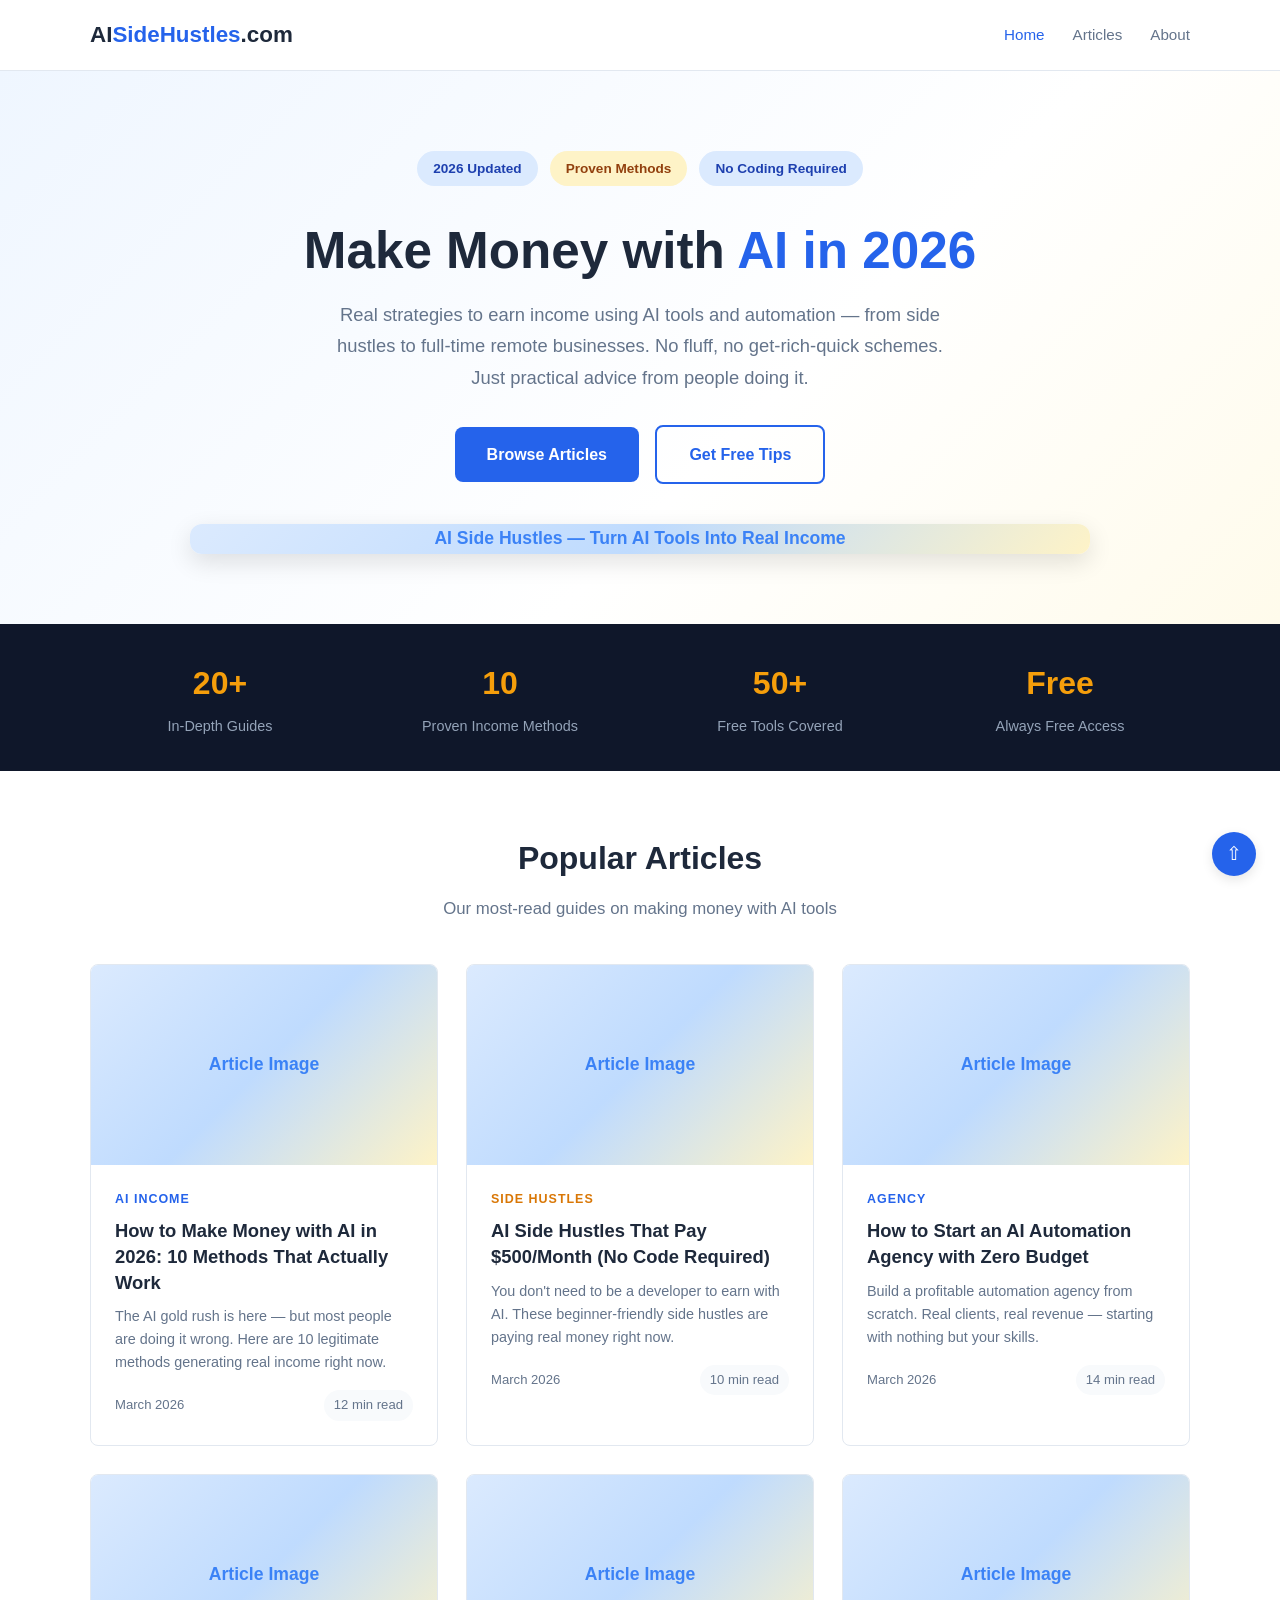
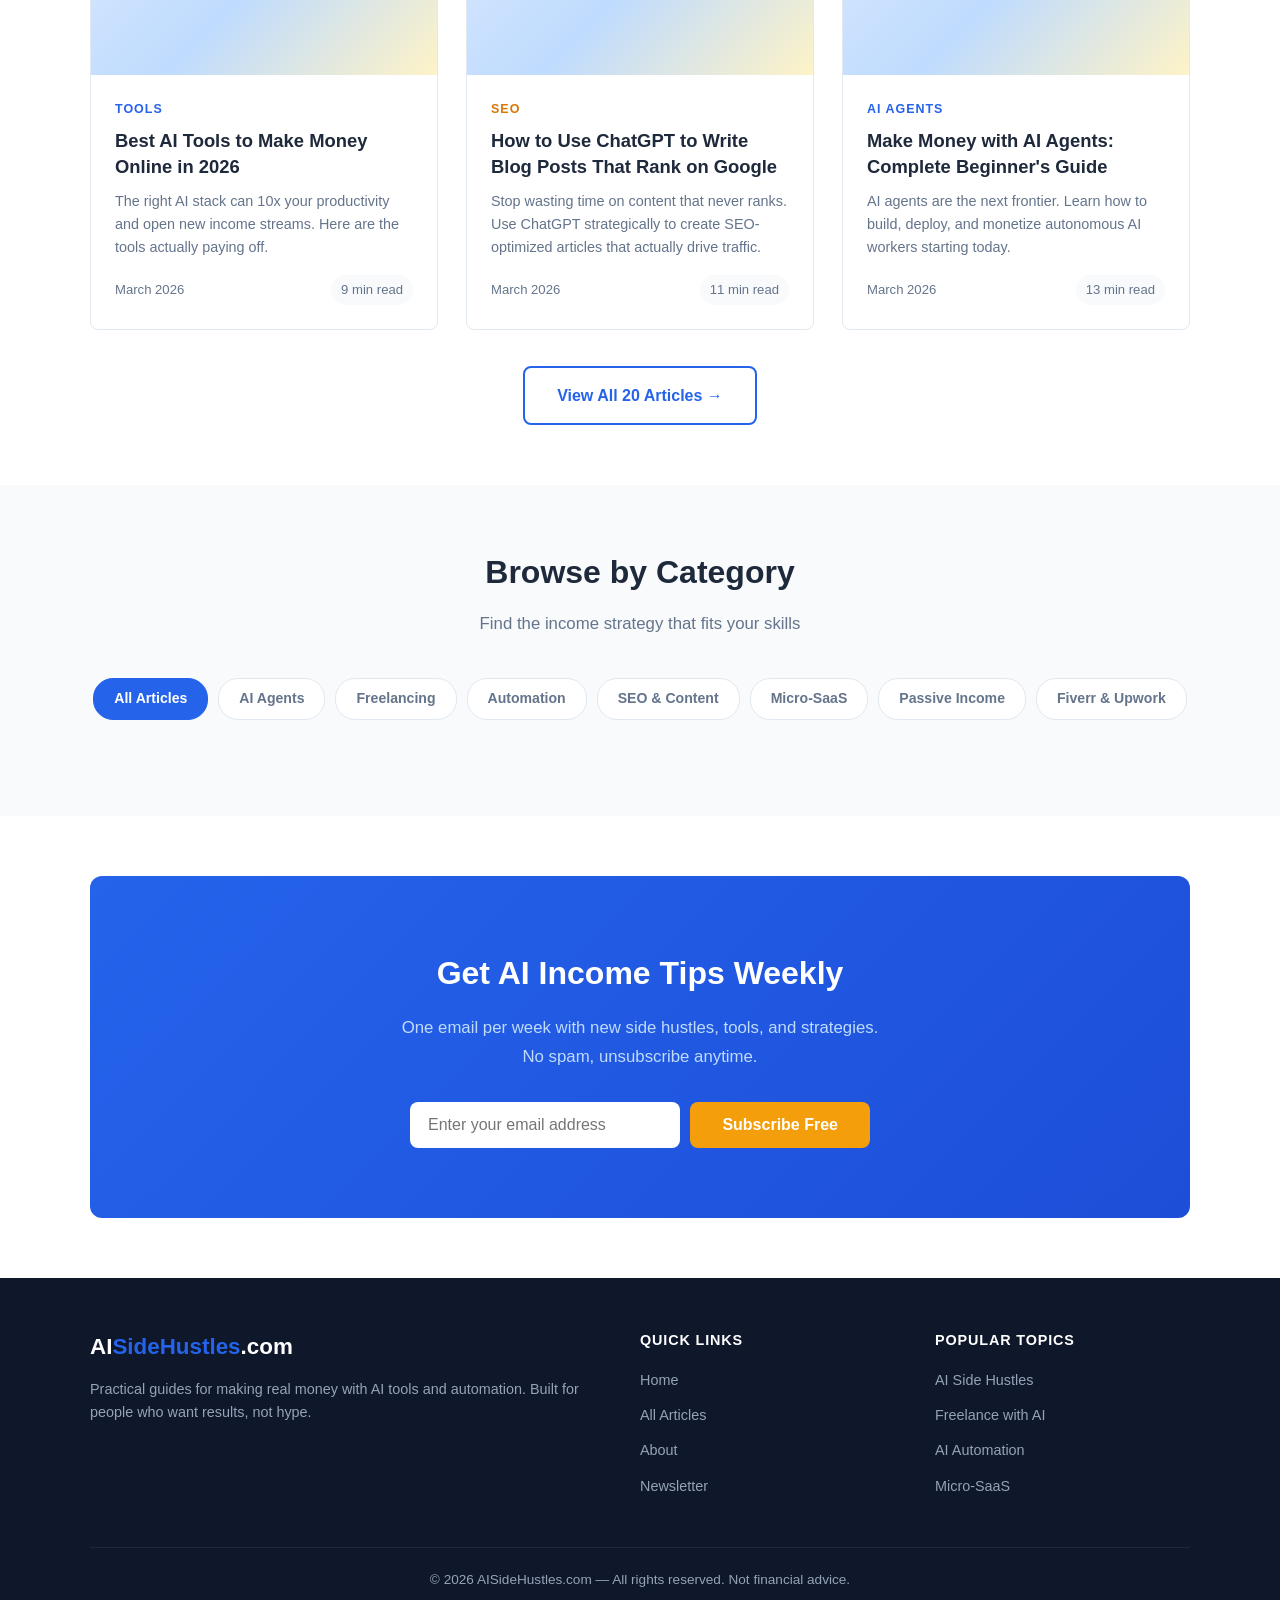
<file: index.html>
<!DOCTYPE html>
<html lang="en">
<head>
  <meta charset="UTF-8">
  <meta name="viewport" content="width=device-width, initial-scale=1.0">
  <title>AI Side Hustles — Make Money with AI Tools & Automation (2026)</title>
  <meta name="description" content="Discover proven ways to make money with AI in 2026. Side hustles, automation strategies, freelance gigs, and online income ideas powered by artificial intelligence.">
  <meta name="keywords" content="AI side hustles, make money with AI, AI tools for money, AI income 2026">
  <link rel="stylesheet" href="css/style.css">
</head>
<body>

<header class="site-header">
  <div class="header-inner">
    <a href="index.html" class="logo">AI<span>SideHustles</span>.com</a>
    <nav>
      <ul>
        <li><a href="index.html" class="active">Home</a></li>
        <li><a href="articles.html">Articles</a></li>
        <li><a href="about.html">About</a></li>
      </ul>
    </nav>
    <button class="mobile-menu-btn" aria-label="Menu">&#9776;</button>
  </div>
</header>

<section class="hero">
  <div class="container">
    <div class="hero-badges">
      <span class="badge">2026 Updated</span>
      <span class="badge accent">Proven Methods</span>
      <span class="badge">No Coding Required</span>
    </div>
    <h1>Make Money with <em>AI in 2026</em></h1>
    <p>Real strategies to earn income using AI tools and automation — from side hustles to full-time remote businesses. No fluff, no get-rich-quick schemes. Just practical advice from people doing it.</p>
    <div>
      <a href="articles.html" class="btn btn-primary">Browse Articles</a>
      <a href="#newsletter" class="btn btn-outline" style="margin-left:12px">Get Free Tips</a>
    </div>
    <div class="hero-image">
      <div class="img-placeholder">AI Side Hustles — Turn AI Tools Into Real Income</div>
    </div>
  </div>
</section>

<section class="stats-bar">
  <div class="stats-grid">
    <div class="stat-item">
      <h3>20+</h3>
      <p>In-Depth Guides</p>
    </div>
    <div class="stat-item">
      <h3>10</h3>
      <p>Proven Income Methods</p>
    </div>
    <div class="stat-item">
      <h3>50+</h3>
      <p>Free Tools Covered</p>
    </div>
    <div class="stat-item">
      <h3>Free</h3>
      <p>Always Free Access</p>
    </div>
  </div>
</section>

<section class="section">
  <div class="container">
    <div class="section-header">
      <h2>Popular Articles</h2>
      <p>Our most-read guides on making money with AI tools</p>
    </div>
    <div class="articles-grid">
      <article class="article-card">
        <div class="card-image"><div class="img-placeholder">Article Image</div></div>
        <div class="card-body">
          <div class="card-category">AI Income</div>
          <h3 class="card-title"><a href="articles/how-to-make-money-with-ai-2026.html">How to Make Money with AI in 2026: 10 Methods That Actually Work</a></h3>
          <p class="card-excerpt">The AI gold rush is here — but most people are doing it wrong. Here are 10 legitimate methods generating real income right now.</p>
          <div class="card-meta">
            <span>March 2026</span>
            <span class="read-time">12 min read</span>
          </div>
        </div>
      </article>
      <article class="article-card">
        <div class="card-image"><div class="img-placeholder">Article Image</div></div>
        <div class="card-body">
          <div class="card-category secondary">Side Hustles</div>
          <h3 class="card-title"><a href="articles/ai-side-hustles-500-month.html">AI Side Hustles That Pay $500/Month (No Code Required)</a></h3>
          <p class="card-excerpt">You don't need to be a developer to earn with AI. These beginner-friendly side hustles are paying real money right now.</p>
          <div class="card-meta">
            <span>March 2026</span>
            <span class="read-time">10 min read</span>
          </div>
        </div>
      </article>
      <article class="article-card">
        <div class="card-image"><div class="img-placeholder">Article Image</div></div>
        <div class="card-body">
          <div class="card-category">Agency</div>
          <h3 class="card-title"><a href="articles/start-ai-automation-agency-zero-budget.html">How to Start an AI Automation Agency with Zero Budget</a></h3>
          <p class="card-excerpt">Build a profitable automation agency from scratch. Real clients, real revenue — starting with nothing but your skills.</p>
          <div class="card-meta">
            <span>March 2026</span>
            <span class="read-time">14 min read</span>
          </div>
        </div>
      </article>
      <article class="article-card">
        <div class="card-image"><div class="img-placeholder">Article Image</div></div>
        <div class="card-body">
          <div class="card-category">Tools</div>
          <h3 class="card-title"><a href="articles/best-ai-tools-make-money-online-2026.html">Best AI Tools to Make Money Online in 2026</a></h3>
          <p class="card-excerpt">The right AI stack can 10x your productivity and open new income streams. Here are the tools actually paying off.</p>
          <div class="card-meta">
            <span>March 2026</span>
            <span class="read-time">9 min read</span>
          </div>
        </div>
      </article>
      <article class="article-card">
        <div class="card-image"><div class="img-placeholder">Article Image</div></div>
        <div class="card-body">
          <div class="card-category secondary">SEO</div>
          <h3 class="card-title"><a href="articles/use-chatgpt-write-blog-posts-rank-google.html">How to Use ChatGPT to Write Blog Posts That Rank on Google</a></h3>
          <p class="card-excerpt">Stop wasting time on content that never ranks. Use ChatGPT strategically to create SEO-optimized articles that actually drive traffic.</p>
          <div class="card-meta">
            <span>March 2026</span>
            <span class="read-time">11 min read</span>
          </div>
        </div>
      </article>
      <article class="article-card">
        <div class="card-image"><div class="img-placeholder">Article Image</div></div>
        <div class="card-body">
          <div class="card-category">AI Agents</div>
          <h3 class="card-title"><a href="articles/make-money-with-ai-agents-beginners-guide.html">Make Money with AI Agents: Complete Beginner's Guide</a></h3>
          <p class="card-excerpt">AI agents are the next frontier. Learn how to build, deploy, and monetize autonomous AI workers starting today.</p>
          <div class="card-meta">
            <span>March 2026</span>
            <span class="read-time">13 min read</span>
          </div>
        </div>
      </article>
    </div>
    <div style="text-align:center;margin-top:36px">
      <a href="articles.html" class="btn btn-outline">View All 20 Articles &rarr;</a>
    </div>
  </div>
</section>

<section class="section section-alt">
  <div class="container">
    <div class="section-header">
      <h2>Browse by Category</h2>
      <p>Find the income strategy that fits your skills</p>
    </div>
    <div class="categories-bar">
      <a href="articles.html" class="cat-btn active">All Articles</a>
      <a href="articles.html" class="cat-btn">AI Agents</a>
      <a href="articles.html" class="cat-btn">Freelancing</a>
      <a href="articles.html" class="cat-btn">Automation</a>
      <a href="articles.html" class="cat-btn">SEO & Content</a>
      <a href="articles.html" class="cat-btn">Micro-SaaS</a>
      <a href="articles.html" class="cat-btn">Passive Income</a>
      <a href="articles.html" class="cat-btn">Fiverr & Upwork</a>
    </div>
  </div>
</section>

<section class="section" id="newsletter">
  <div class="container">
    <div class="cta-section">
      <h2>Get AI Income Tips Weekly</h2>
      <p>One email per week with new side hustles, tools, and strategies. No spam, unsubscribe anytime.</p>
      <form class="email-form" action="#" method="post">
        <input type="email" placeholder="Enter your email address" required>
        <button type="submit" class="btn">Subscribe Free</button>
      </form>
    </div>
  </div>
</section>

<footer class="site-footer">
  <div class="container">
    <div class="footer-grid">
      <div class="footer-brand">
        <a href="index.html" class="logo">AI<span>SideHustles</span>.com</a>
        <p>Practical guides for making real money with AI tools and automation. Built for people who want results, not hype.</p>
      </div>
      <div class="footer-col">
        <h4>Quick Links</h4>
        <ul>
          <li><a href="index.html">Home</a></li>
          <li><a href="articles.html">All Articles</a></li>
          <li><a href="about.html">About</a></li>
          <li><a href="#newsletter">Newsletter</a></li>
        </ul>
      </div>
      <div class="footer-col">
        <h4>Popular Topics</h4>
        <ul>
          <li><a href="articles.html">AI Side Hustles</a></li>
          <li><a href="articles.html">Freelance with AI</a></li>
          <li><a href="articles.html">AI Automation</a></li>
          <li><a href="articles.html">Micro-SaaS</a></li>
        </ul>
      </div>
    </div>
    <div class="footer-bottom">
      <p>&copy; 2026 AISideHustles.com — All rights reserved. Not financial advice.</p>
    </div>
  </div>
</footer>

<a href="#" class="scroll-top" aria-label="Scroll to top">&#8679;</a>
</body>
</html>
</file>
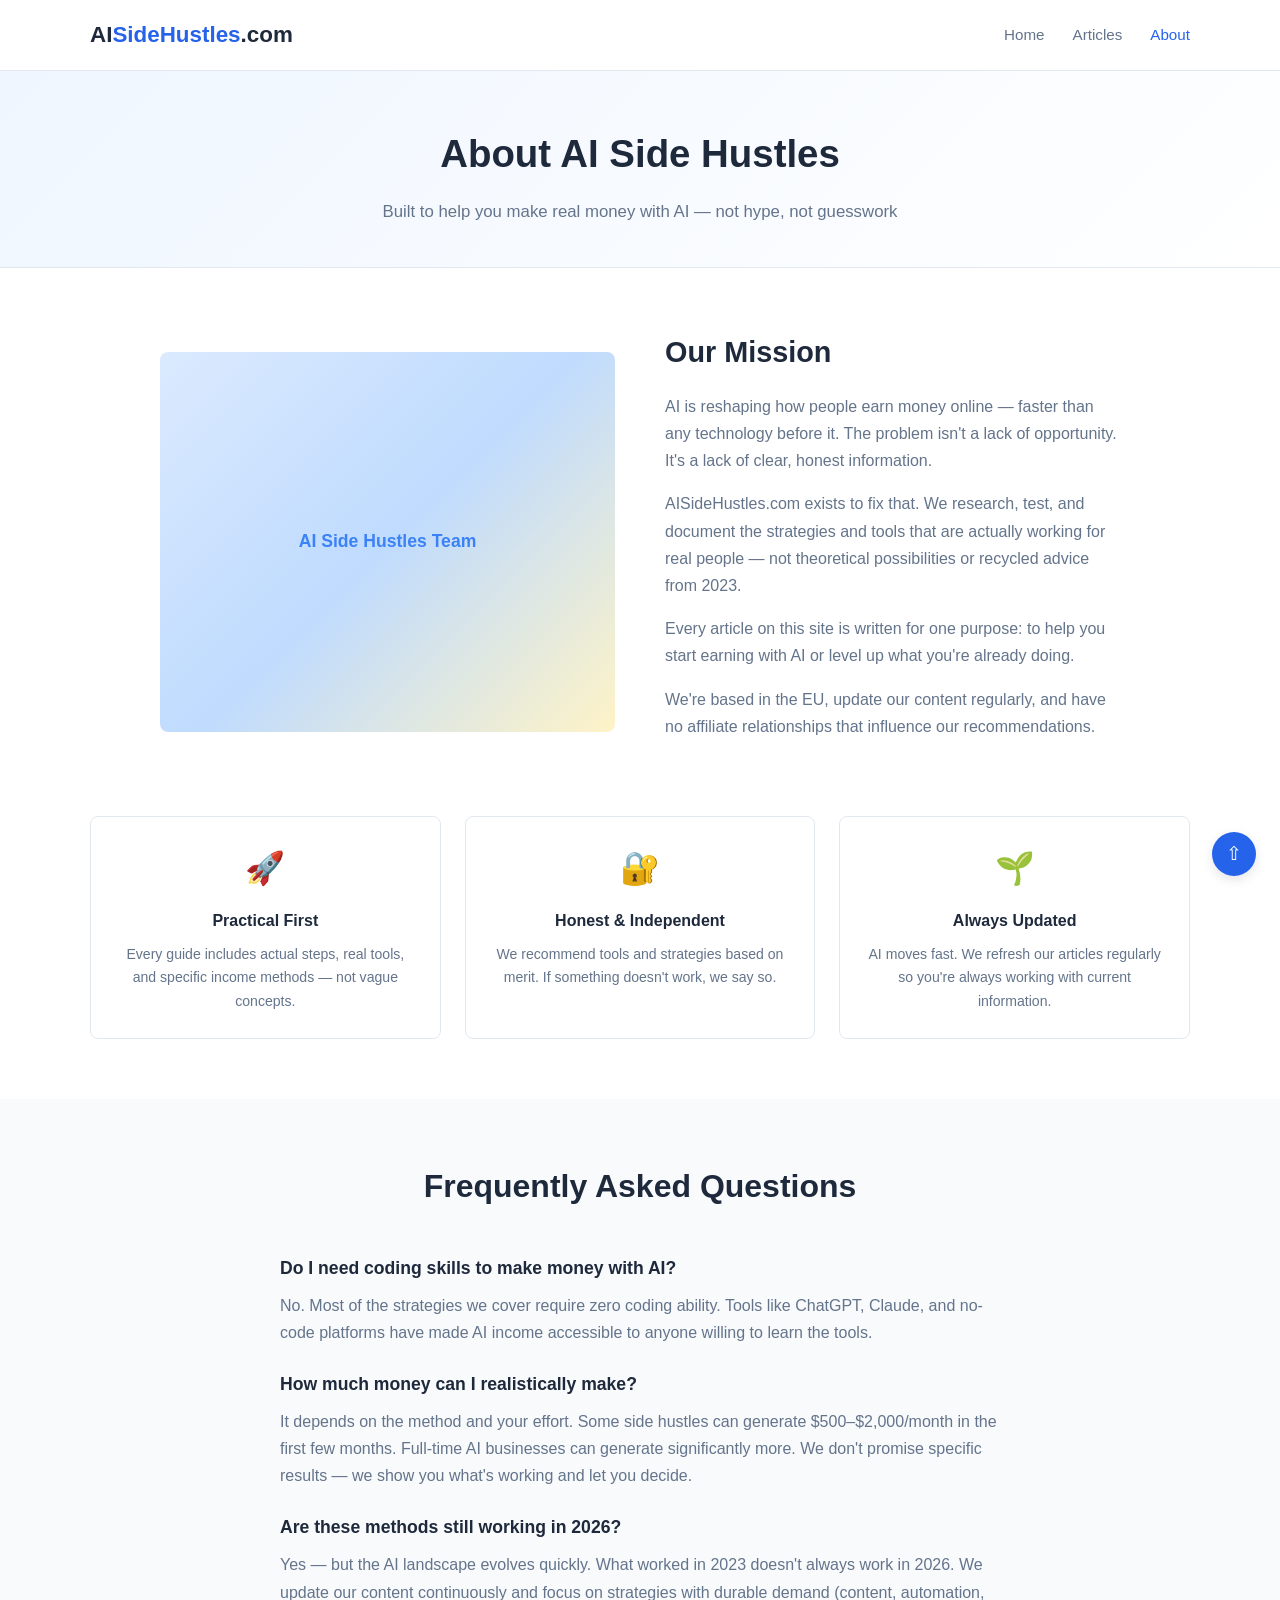
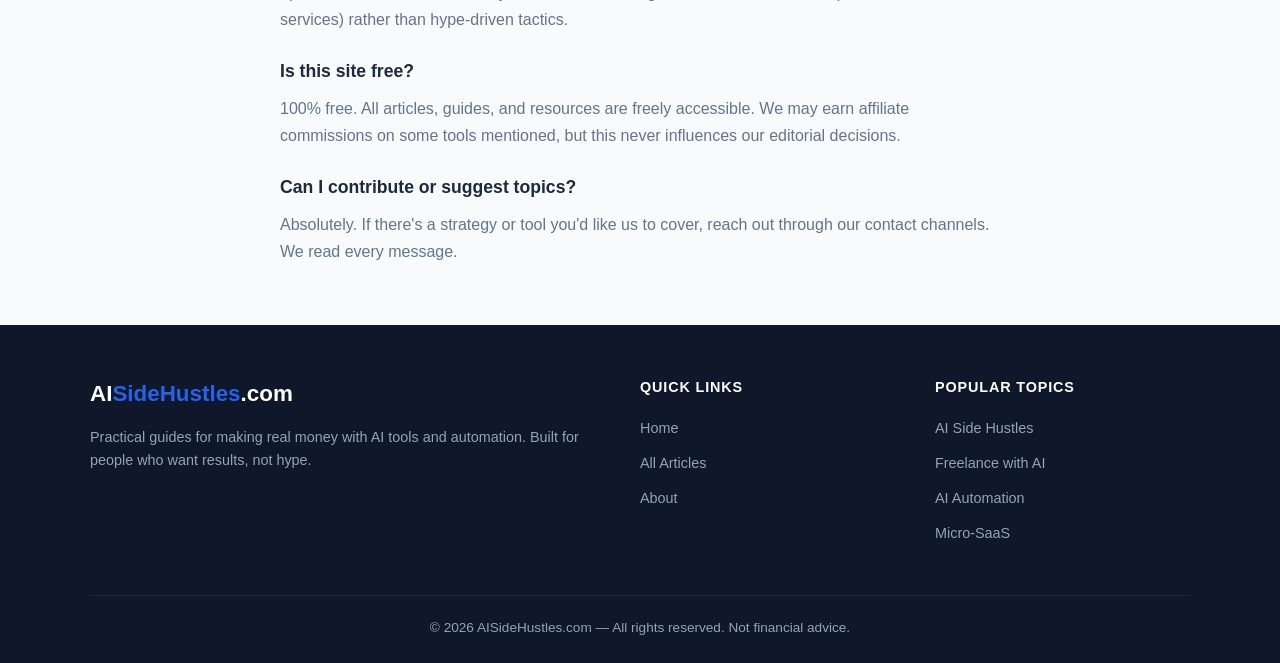
<file: about.html>
<!DOCTYPE html>
<html lang="en">
<head>
  <meta charset="UTF-8">
  <meta name="viewport" content="width=device-width, initial-scale=1.0">
  <title>About — AI Side Hustles | Making Money with AI in 2026</title>
  <meta name="description" content="Learn about AISideHustles.com — who we are, our mission, and why we help people make money with AI tools and automation.">
  <link rel="stylesheet" href="css/style.css">
</head>
<body>

<header class="site-header">
  <div class="header-inner">
    <a href="index.html" class="logo">AI<span>SideHustles</span>.com</a>
    <nav>
      <ul>
        <li><a href="index.html">Home</a></li>
        <li><a href="articles.html">Articles</a></li>
        <li><a href="about.html" class="active">About</a></li>
      </ul>
    </nav>
    <button class="mobile-menu-btn" aria-label="Menu">&#9776;</button>
  </div>
</header>

<div class="page-hero">
  <div class="container">
    <h1>About AI Side Hustles</h1>
    <p>Built to help you make real money with AI — not hype, not guesswork</p>
  </div>
</div>

<section class="section">
  <div class="container">
    <div class="about-grid">
      <div class="about-image">
        <div class="img-placeholder" style="height:380px;border-radius:8px;font-size:1.1rem">AI Side Hustles Team</div>
      </div>
      <div class="about-text">
        <h2>Our Mission</h2>
        <p>AI is reshaping how people earn money online — faster than any technology before it. The problem isn't a lack of opportunity. It's a lack of clear, honest information.</p>
        <p>AISideHustles.com exists to fix that. We research, test, and document the strategies and tools that are actually working for real people — not theoretical possibilities or recycled advice from 2023.</p>
        <p>Every article on this site is written for one purpose: to help you start earning with AI or level up what you're already doing.</p>
        <p>We're based in the EU, update our content regularly, and have no affiliate relationships that influence our recommendations.</p>
      </div>
    </div>

    <div class="value-props" style="margin-top:60px">
      <div class="value-card">
        <div class="icon">&#128640;</div>
        <h4>Practical First</h4>
        <p>Every guide includes actual steps, real tools, and specific income methods — not vague concepts.</p>
      </div>
      <div class="value-card">
        <div class="icon">&#128272;</div>
        <h4>Honest & Independent</h4>
        <p>We recommend tools and strategies based on merit. If something doesn't work, we say so.</p>
      </div>
      <div class="value-card">
        <div class="icon">&#127793;</div>
        <h4>Always Updated</h4>
        <p>AI moves fast. We refresh our articles regularly so you're always working with current information.</p>
      </div>
    </div>
  </div>
</section>

<section class="section section-alt">
  <div class="container" style="max-width:760px">
    <div class="section-header">
      <h2>Frequently Asked Questions</h2>
    </div>
    <div style="display:grid;gap:24px">
      <div>
        <h3 style="font-size:1.1rem;margin-bottom:8px">Do I need coding skills to make money with AI?</h3>
        <p style="color:var(--text-muted)">No. Most of the strategies we cover require zero coding ability. Tools like ChatGPT, Claude, and no-code platforms have made AI income accessible to anyone willing to learn the tools.</p>
      </div>
      <div>
        <h3 style="font-size:1.1rem;margin-bottom:8px">How much money can I realistically make?</h3>
        <p style="color:var(--text-muted)">It depends on the method and your effort. Some side hustles can generate $500–$2,000/month in the first few months. Full-time AI businesses can generate significantly more. We don't promise specific results — we show you what's working and let you decide.</p>
      </div>
      <div>
        <h3 style="font-size:1.1rem;margin-bottom:8px">Are these methods still working in 2026?</h3>
        <p style="color:var(--text-muted)">Yes — but the AI landscape evolves quickly. What worked in 2023 doesn't always work in 2026. We update our content continuously and focus on strategies with durable demand (content, automation, services) rather than hype-driven tactics.</p>
      </div>
      <div>
        <h3 style="font-size:1.1rem;margin-bottom:8px">Is this site free?</h3>
        <p style="color:var(--text-muted)">100% free. All articles, guides, and resources are freely accessible. We may earn affiliate commissions on some tools mentioned, but this never influences our editorial decisions.</p>
      </div>
      <div>
        <h3 style="font-size:1.1rem;margin-bottom:8px">Can I contribute or suggest topics?</h3>
        <p style="color:var(--text-muted)">Absolutely. If there's a strategy or tool you'd like us to cover, reach out through our contact channels. We read every message.</p>
      </div>
    </div>
  </div>
</section>

<footer class="site-footer">
  <div class="container">
    <div class="footer-grid">
      <div class="footer-brand">
        <a href="index.html" class="logo">AI<span>SideHustles</span>.com</a>
        <p>Practical guides for making real money with AI tools and automation. Built for people who want results, not hype.</p>
      </div>
      <div class="footer-col">
        <h4>Quick Links</h4>
        <ul>
          <li><a href="index.html">Home</a></li>
          <li><a href="articles.html">All Articles</a></li>
          <li><a href="about.html">About</a></li>
        </ul>
      </div>
      <div class="footer-col">
        <h4>Popular Topics</h4>
        <ul>
          <li><a href="articles.html">AI Side Hustles</a></li>
          <li><a href="articles.html">Freelance with AI</a></li>
          <li><a href="articles.html">AI Automation</a></li>
          <li><a href="articles.html">Micro-SaaS</a></li>
        </ul>
      </div>
    </div>
    <div class="footer-bottom">
      <p>&copy; 2026 AISideHustles.com — All rights reserved. Not financial advice.</p>
    </div>
  </div>
</footer>

<a href="#" class="scroll-top" aria-label="Scroll to top">&#8679;</a>
</body>
</html>
</file>
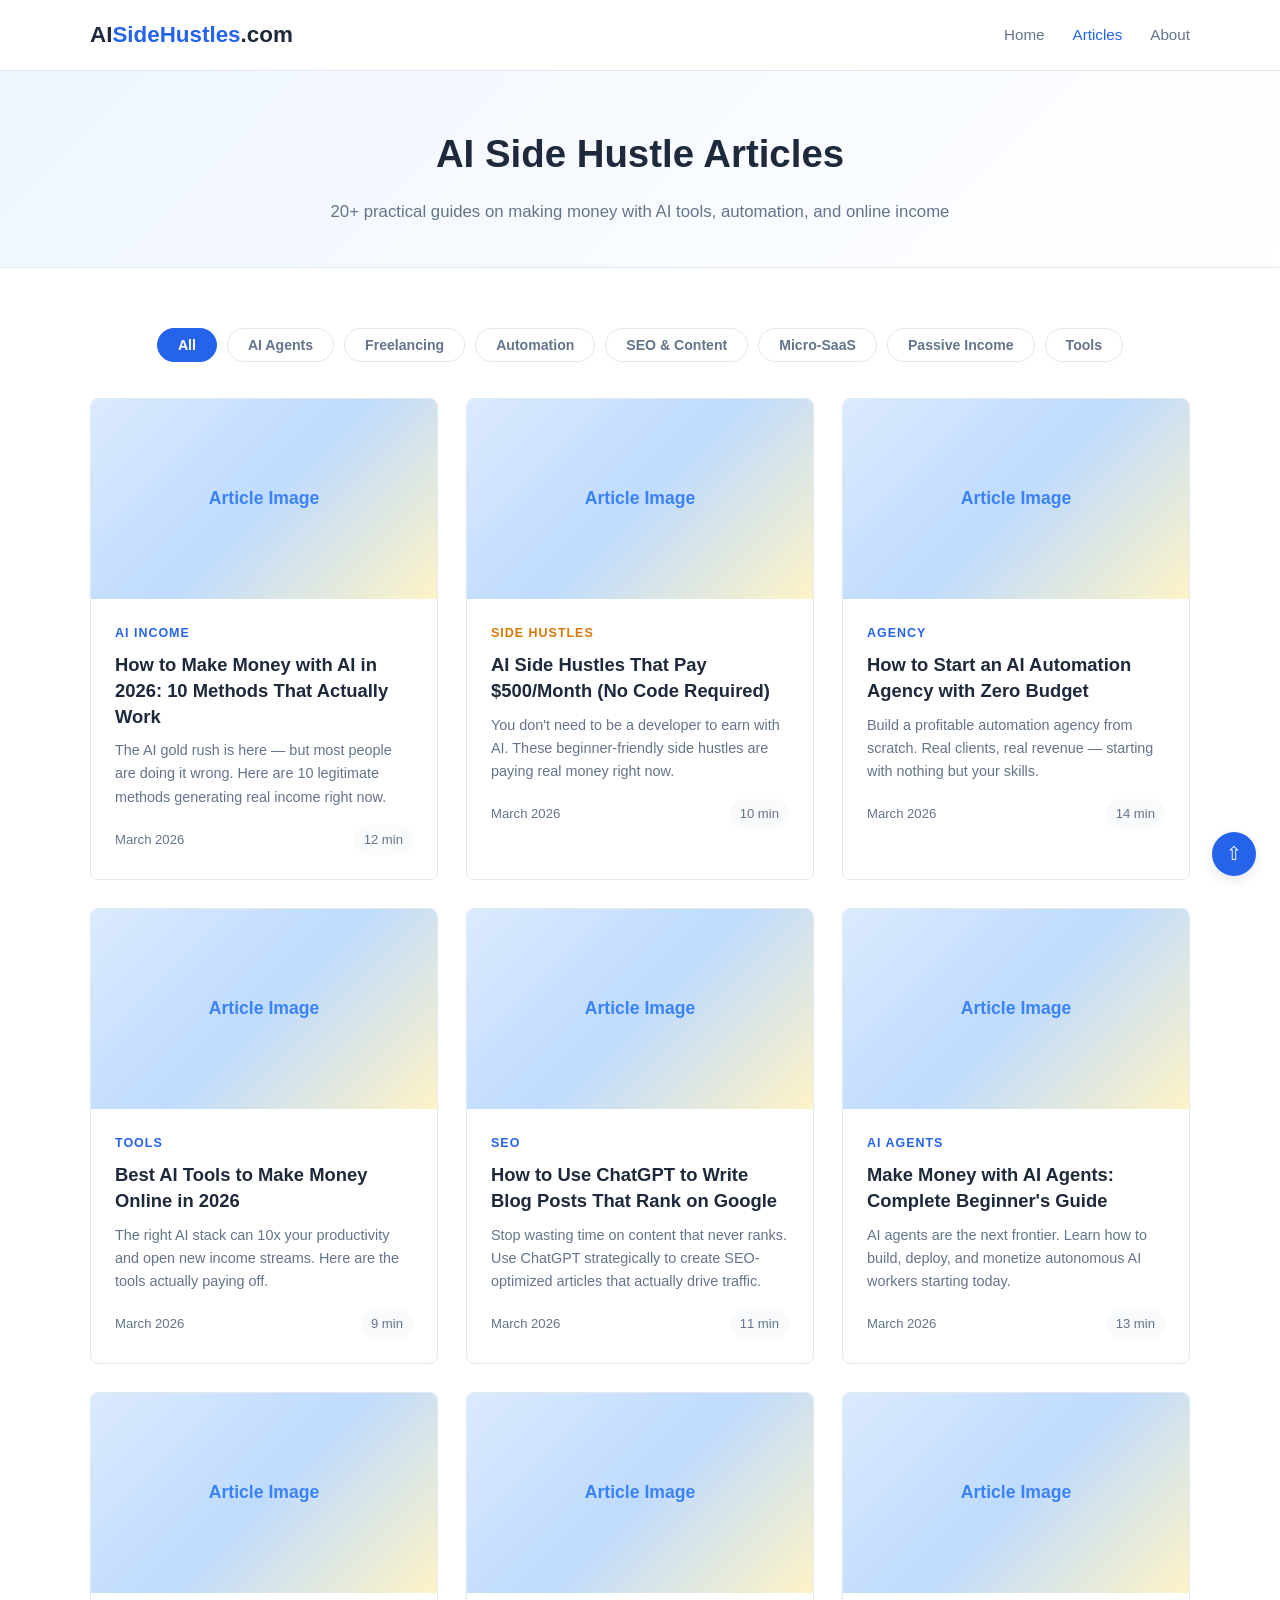
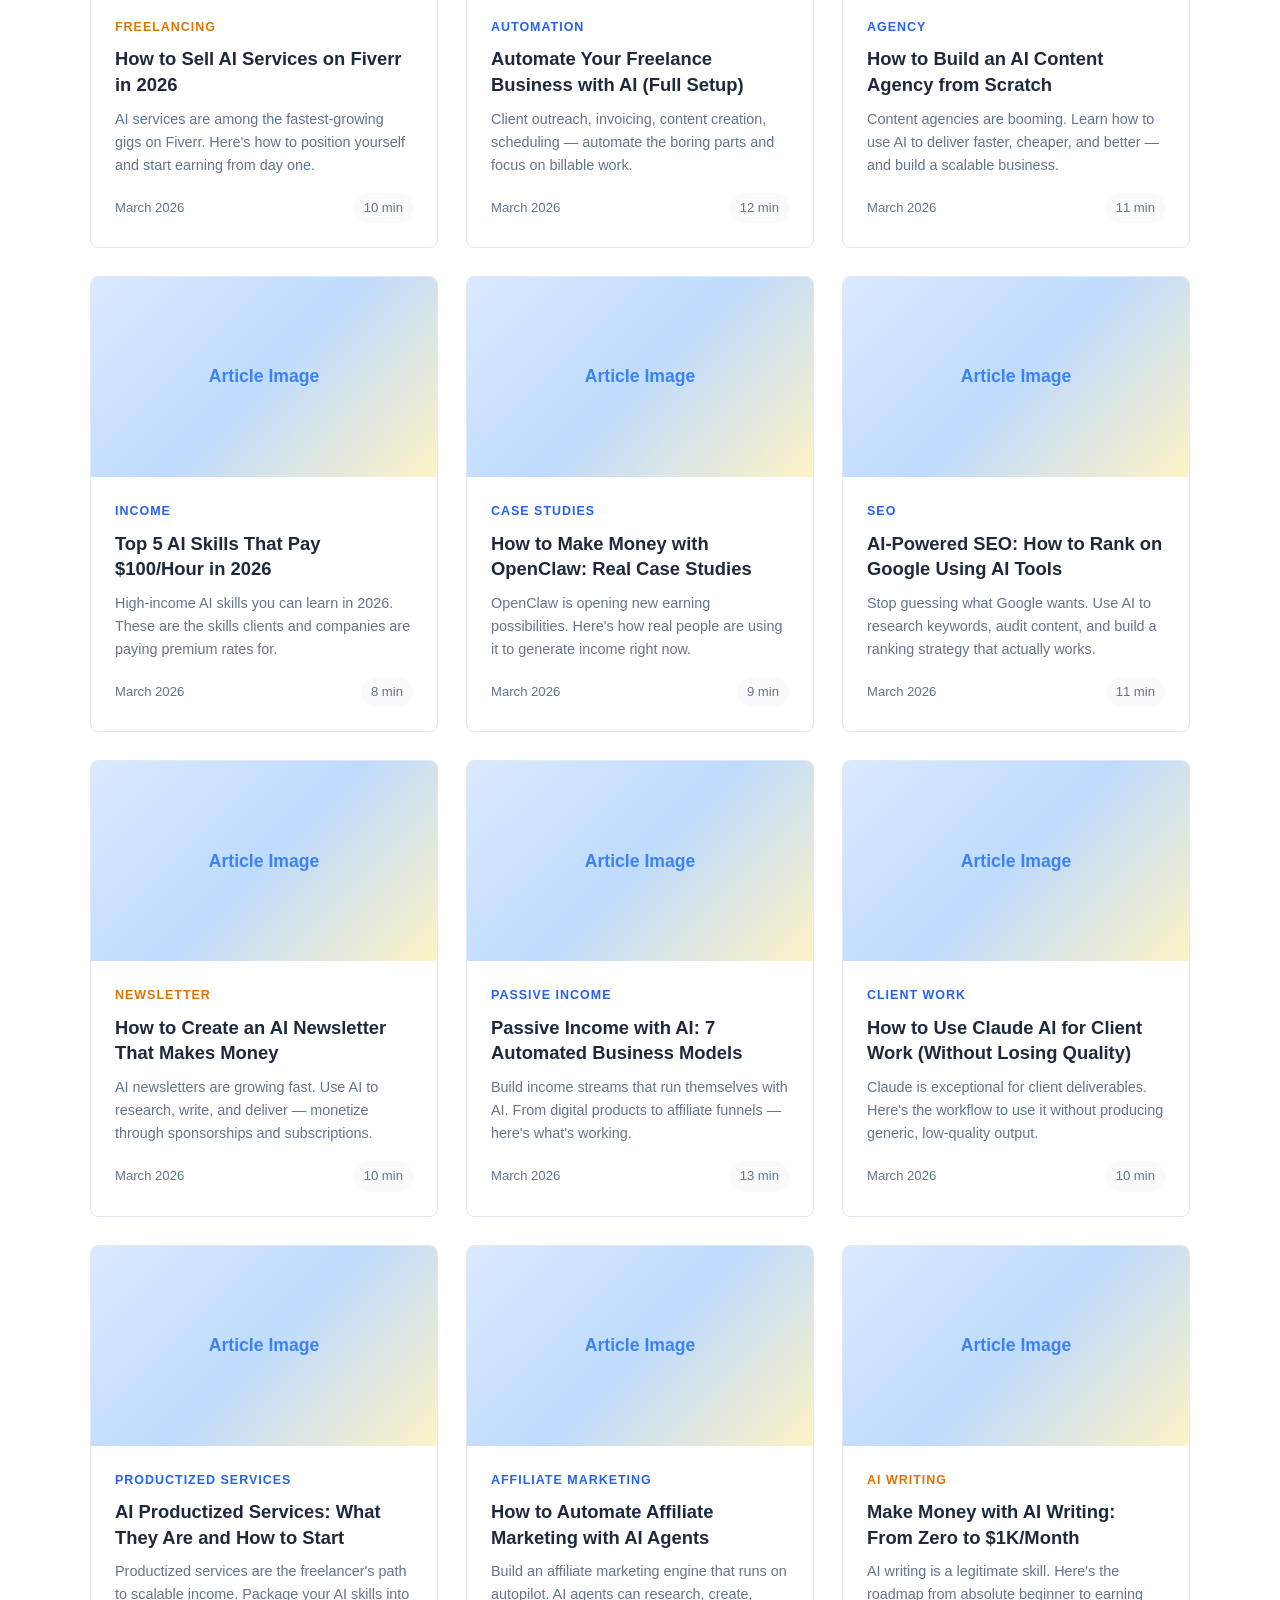
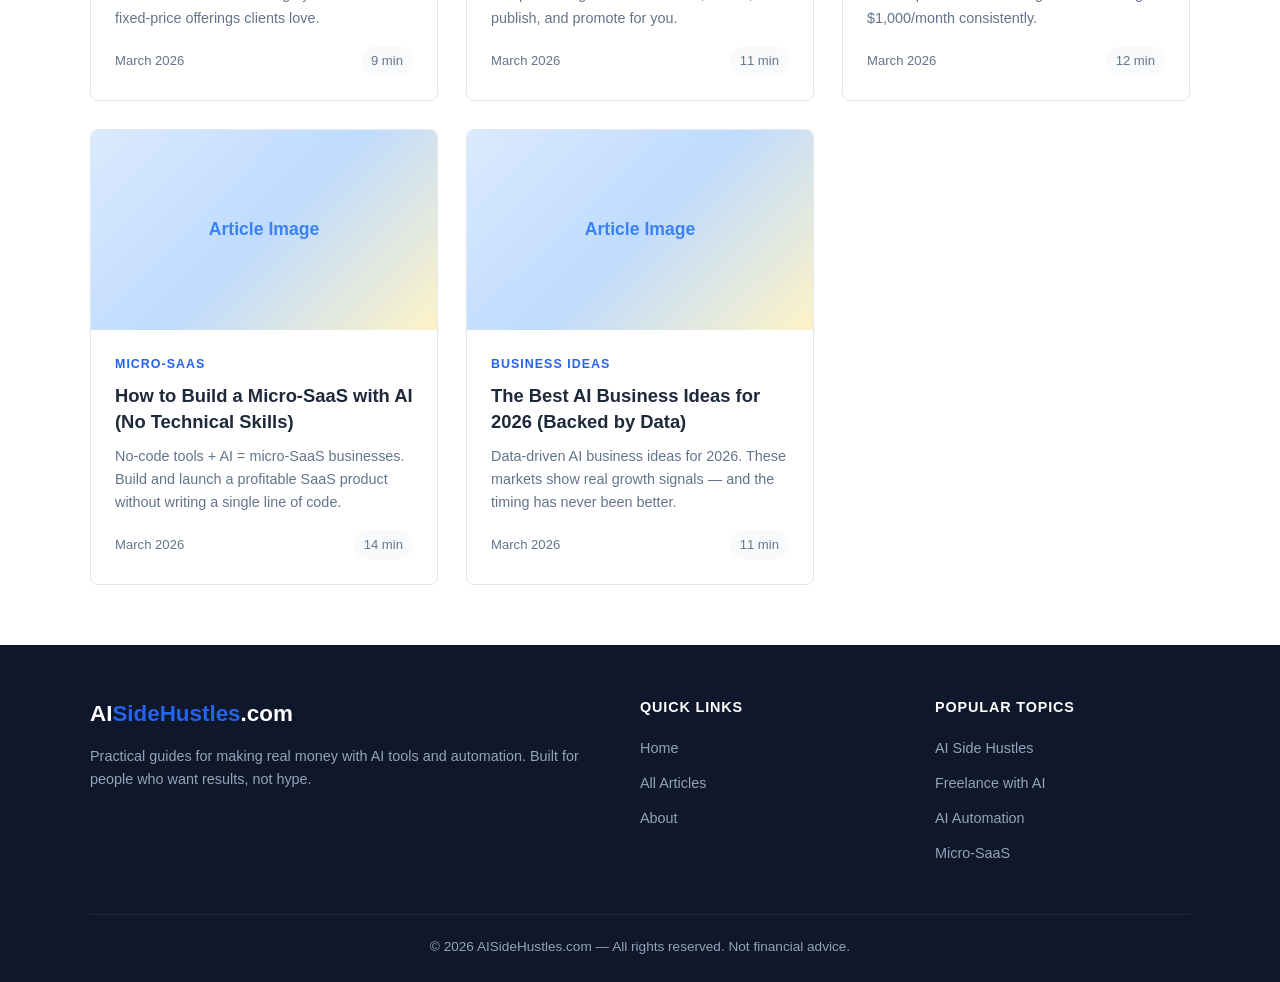
<file: articles.html>
<!DOCTYPE html>
<html lang="en">
<head>
  <meta charset="UTF-8">
  <meta name="viewport" content="width=device-width, initial-scale=1.0">
  <title>AI Side Hustle Articles — Make Money with AI in 2026</title>
  <meta name="description" content="Browse all AI side hustle articles. Learn how to make money with AI tools, automation, freelancing, SEO, micro-SaaS, and more.">
  <link rel="stylesheet" href="css/style.css">
</head>
<body>

<header class="site-header">
  <div class="header-inner">
    <a href="index.html" class="logo">AI<span>SideHustles</span>.com</a>
    <nav>
      <ul>
        <li><a href="index.html">Home</a></li>
        <li><a href="articles.html" class="active">Articles</a></li>
        <li><a href="about.html">About</a></li>
      </ul>
    </nav>
    <button class="mobile-menu-btn" aria-label="Menu">&#9776;</button>
  </div>
</header>

<div class="page-hero">
  <div class="container">
    <h1>AI Side Hustle Articles</h1>
    <p>20+ practical guides on making money with AI tools, automation, and online income</p>
  </div>
</div>

<section class="section">
  <div class="container">
    <div class="categories-bar">
      <button class="cat-btn active">All</button>
      <button class="cat-btn">AI Agents</button>
      <button class="cat-btn">Freelancing</button>
      <button class="cat-btn">Automation</button>
      <button class="cat-btn">SEO & Content</button>
      <button class="cat-btn">Micro-SaaS</button>
      <button class="cat-btn">Passive Income</button>
      <button class="cat-btn">Tools</button>
    </div>

    <div class="articles-grid">

      <article class="article-card">
        <div class="card-image"><div class="img-placeholder">Article Image</div></div>
        <div class="card-body">
          <div class="card-category">AI Income</div>
          <h3 class="card-title"><a href="articles/how-to-make-money-with-ai-2026.html">How to Make Money with AI in 2026: 10 Methods That Actually Work</a></h3>
          <p class="card-excerpt">The AI gold rush is here — but most people are doing it wrong. Here are 10 legitimate methods generating real income right now.</p>
          <div class="card-meta"><span>March 2026</span><span class="read-time">12 min</span></div>
        </div>
      </article>

      <article class="article-card">
        <div class="card-image"><div class="img-placeholder">Article Image</div></div>
        <div class="card-body">
          <div class="card-category secondary">Side Hustles</div>
          <h3 class="card-title"><a href="articles/ai-side-hustles-500-month.html">AI Side Hustles That Pay $500/Month (No Code Required)</a></h3>
          <p class="card-excerpt">You don't need to be a developer to earn with AI. These beginner-friendly side hustles are paying real money right now.</p>
          <div class="card-meta"><span>March 2026</span><span class="read-time">10 min</span></div>
        </div>
      </article>

      <article class="article-card">
        <div class="card-image"><div class="img-placeholder">Article Image</div></div>
        <div class="card-body">
          <div class="card-category">Agency</div>
          <h3 class="card-title"><a href="articles/start-ai-automation-agency-zero-budget.html">How to Start an AI Automation Agency with Zero Budget</a></h3>
          <p class="card-excerpt">Build a profitable automation agency from scratch. Real clients, real revenue — starting with nothing but your skills.</p>
          <div class="card-meta"><span>March 2026</span><span class="read-time">14 min</span></div>
        </div>
      </article>

      <article class="article-card">
        <div class="card-image"><div class="img-placeholder">Article Image</div></div>
        <div class="card-body">
          <div class="card-category">Tools</div>
          <h3 class="card-title"><a href="articles/best-ai-tools-make-money-online-2026.html">Best AI Tools to Make Money Online in 2026</a></h3>
          <p class="card-excerpt">The right AI stack can 10x your productivity and open new income streams. Here are the tools actually paying off.</p>
          <div class="card-meta"><span>March 2026</span><span class="read-time">9 min</span></div>
        </div>
      </article>

      <article class="article-card">
        <div class="card-image"><div class="img-placeholder">Article Image</div></div>
        <div class="card-body">
          <div class="card-category">SEO</div>
          <h3 class="card-title"><a href="articles/use-chatgpt-write-blog-posts-rank-google.html">How to Use ChatGPT to Write Blog Posts That Rank on Google</a></h3>
          <p class="card-excerpt">Stop wasting time on content that never ranks. Use ChatGPT strategically to create SEO-optimized articles that actually drive traffic.</p>
          <div class="card-meta"><span>March 2026</span><span class="read-time">11 min</span></div>
        </div>
      </article>

      <article class="article-card">
        <div class="card-image"><div class="img-placeholder">Article Image</div></div>
        <div class="card-body">
          <div class="card-category">AI Agents</div>
          <h3 class="card-title"><a href="articles/make-money-with-ai-agents-beginners-guide.html">Make Money with AI Agents: Complete Beginner's Guide</a></h3>
          <p class="card-excerpt">AI agents are the next frontier. Learn how to build, deploy, and monetize autonomous AI workers starting today.</p>
          <div class="card-meta"><span>March 2026</span><span class="read-time">13 min</span></div>
        </div>
      </article>

      <article class="article-card">
        <div class="card-image"><div class="img-placeholder">Article Image</div></div>
        <div class="card-body">
          <div class="card-category secondary">Freelancing</div>
          <h3 class="card-title"><a href="articles/sell-ai-services-fiverr-2026.html">How to Sell AI Services on Fiverr in 2026</a></h3>
          <p class="card-excerpt">AI services are among the fastest-growing gigs on Fiverr. Here's how to position yourself and start earning from day one.</p>
          <div class="card-meta"><span>March 2026</span><span class="read-time">10 min</span></div>
        </div>
      </article>

      <article class="article-card">
        <div class="card-image"><div class="img-placeholder">Article Image</div></div>
        <div class="card-body">
          <div class="card-category">Automation</div>
          <h3 class="card-title"><a href="articles/automate-freelance-business-ai-full-setup.html">Automate Your Freelance Business with AI (Full Setup)</a></h3>
          <p class="card-excerpt">Client outreach, invoicing, content creation, scheduling — automate the boring parts and focus on billable work.</p>
          <div class="card-meta"><span>March 2026</span><span class="read-time">12 min</span></div>
        </div>
      </article>

      <article class="article-card">
        <div class="card-image"><div class="img-placeholder">Article Image</div></div>
        <div class="card-body">
          <div class="card-category">Agency</div>
          <h3 class="card-title"><a href="articles/build-ai-content-agency-scratch.html">How to Build an AI Content Agency from Scratch</a></h3>
          <p class="card-excerpt">Content agencies are booming. Learn how to use AI to deliver faster, cheaper, and better — and build a scalable business.</p>
          <div class="card-meta"><span>March 2026</span><span class="read-time">11 min</span></div>
        </div>
      </article>

      <article class="article-card">
        <div class="card-image"><div class="img-placeholder">Article Image</div></div>
        <div class="card-body">
          <div class="card-category">Income</div>
          <h3 class="card-title"><a href="articles/top-5-ai-skills-pay-100-hour-2026.html">Top 5 AI Skills That Pay $100/Hour in 2026</a></h3>
          <p class="card-excerpt">High-income AI skills you can learn in 2026. These are the skills clients and companies are paying premium rates for.</p>
          <div class="card-meta"><span>March 2026</span><span class="read-time">8 min</span></div>
        </div>
      </article>

      <article class="article-card">
        <div class="card-image"><div class="img-placeholder">Article Image</div></div>
        <div class="card-body">
          <div class="card-category">Case Studies</div>
          <h3 class="card-title"><a href="articles/make-money-with-openclaw-real-case-studies.html">How to Make Money with OpenClaw: Real Case Studies</a></h3>
          <p class="card-excerpt">OpenClaw is opening new earning possibilities. Here's how real people are using it to generate income right now.</p>
          <div class="card-meta"><span>March 2026</span><span class="read-time">9 min</span></div>
        </div>
      </article>

      <article class="article-card">
        <div class="card-image"><div class="img-placeholder">Article Image</div></div>
        <div class="card-body">
          <div class="card-category">SEO</div>
          <h3 class="card-title"><a href="articles/ai-powered-seo-rank-google-ai-tools.html">AI-Powered SEO: How to Rank on Google Using AI Tools</a></h3>
          <p class="card-excerpt">Stop guessing what Google wants. Use AI to research keywords, audit content, and build a ranking strategy that actually works.</p>
          <div class="card-meta"><span>March 2026</span><span class="read-time">11 min</span></div>
        </div>
      </article>

      <article class="article-card">
        <div class="card-image"><div class="img-placeholder">Article Image</div></div>
        <div class="card-body">
          <div class="card-category secondary">Newsletter</div>
          <h3 class="card-title"><a href="articles/create-ai-newsletter-makes-money.html">How to Create an AI Newsletter That Makes Money</a></h3>
          <p class="card-excerpt">AI newsletters are growing fast. Use AI to research, write, and deliver — monetize through sponsorships and subscriptions.</p>
          <div class="card-meta"><span>March 2026</span><span class="read-time">10 min</span></div>
        </div>
      </article>

      <article class="article-card">
        <div class="card-image"><div class="img-placeholder">Article Image</div></div>
        <div class="card-body">
          <div class="card-category">Passive Income</div>
          <h3 class="card-title"><a href="articles/passive-income-ai-7-automated-business-models.html">Passive Income with AI: 7 Automated Business Models</a></h3>
          <p class="card-excerpt">Build income streams that run themselves with AI. From digital products to affiliate funnels — here's what's working.</p>
          <div class="card-meta"><span>March 2026</span><span class="read-time">13 min</span></div>
        </div>
      </article>

      <article class="article-card">
        <div class="card-image"><div class="img-placeholder">Article Image</div></div>
        <div class="card-body">
          <div class="card-category">Client Work</div>
          <h3 class="card-title"><a href="articles/use-claude-ai-client-work-without-losing-quality.html">How to Use Claude AI for Client Work (Without Losing Quality)</a></h3>
          <p class="card-excerpt">Claude is exceptional for client deliverables. Here's the workflow to use it without producing generic, low-quality output.</p>
          <div class="card-meta"><span>March 2026</span><span class="read-time">10 min</span></div>
        </div>
      </article>

      <article class="article-card">
        <div class="card-image"><div class="img-placeholder">Article Image</div></div>
        <div class="card-body">
          <div class="card-category">Productized Services</div>
          <h3 class="card-title"><a href="articles/ai-productized-services-what-how-to-start.html">AI Productized Services: What They Are and How to Start</a></h3>
          <p class="card-excerpt">Productized services are the freelancer's path to scalable income. Package your AI skills into fixed-price offerings clients love.</p>
          <div class="card-meta"><span>March 2026</span><span class="read-time">9 min</span></div>
        </div>
      </article>

      <article class="article-card">
        <div class="card-image"><div class="img-placeholder">Article Image</div></div>
        <div class="card-body">
          <div class="card-category">Affiliate Marketing</div>
          <h3 class="card-title"><a href="articles/automate-affiliate-marketing-ai-agents.html">How to Automate Affiliate Marketing with AI Agents</a></h3>
          <p class="card-excerpt">Build an affiliate marketing engine that runs on autopilot. AI agents can research, create, publish, and promote for you.</p>
          <div class="card-meta"><span>March 2026</span><span class="read-time">11 min</span></div>
        </div>
      </article>

      <article class="article-card">
        <div class="card-image"><div class="img-placeholder">Article Image</div></div>
        <div class="card-body">
          <div class="card-category secondary">AI Writing</div>
          <h3 class="card-title"><a href="articles/make-money-ai-writing-zero-to-1k-month.html">Make Money with AI Writing: From Zero to $1K/Month</a></h3>
          <p class="card-excerpt">AI writing is a legitimate skill. Here's the roadmap from absolute beginner to earning $1,000/month consistently.</p>
          <div class="card-meta"><span>March 2026</span><span class="read-time">12 min</span></div>
        </div>
      </article>

      <article class="article-card">
        <div class="card-image"><div class="img-placeholder">Article Image</div></div>
        <div class="card-body">
          <div class="card-category">Micro-SaaS</div>
          <h3 class="card-title"><a href="articles/build-micro-saas-ai-no-technical-skills.html">How to Build a Micro-SaaS with AI (No Technical Skills)</a></h3>
          <p class="card-excerpt">No-code tools + AI = micro-SaaS businesses. Build and launch a profitable SaaS product without writing a single line of code.</p>
          <div class="card-meta"><span>March 2026</span><span class="read-time">14 min</span></div>
        </div>
      </article>

      <article class="article-card">
        <div class="card-image"><div class="img-placeholder">Article Image</div></div>
        <div class="card-body">
          <div class="card-category">Business Ideas</div>
          <h3 class="card-title"><a href="articles/best-ai-business-ideas-2026-backed-by-data.html">The Best AI Business Ideas for 2026 (Backed by Data)</a></h3>
          <p class="card-excerpt">Data-driven AI business ideas for 2026. These markets show real growth signals — and the timing has never been better.</p>
          <div class="card-meta"><span>March 2026</span><span class="read-time">11 min</span></div>
        </div>
      </article>

    </div>
  </div>
</section>

<footer class="site-footer">
  <div class="container">
    <div class="footer-grid">
      <div class="footer-brand">
        <a href="index.html" class="logo">AI<span>SideHustles</span>.com</a>
        <p>Practical guides for making real money with AI tools and automation. Built for people who want results, not hype.</p>
      </div>
      <div class="footer-col">
        <h4>Quick Links</h4>
        <ul>
          <li><a href="index.html">Home</a></li>
          <li><a href="articles.html">All Articles</a></li>
          <li><a href="about.html">About</a></li>
        </ul>
      </div>
      <div class="footer-col">
        <h4>Popular Topics</h4>
        <ul>
          <li><a href="articles.html">AI Side Hustles</a></li>
          <li><a href="articles.html">Freelance with AI</a></li>
          <li><a href="articles.html">AI Automation</a></li>
          <li><a href="articles.html">Micro-SaaS</a></li>
        </ul>
      </div>
    </div>
    <div class="footer-bottom">
      <p>&copy; 2026 AISideHustles.com — All rights reserved. Not financial advice.</p>
    </div>
  </div>
</footer>

<a href="#" class="scroll-top" aria-label="Scroll to top">&#8679;</a>
</body>
</html>
</file>
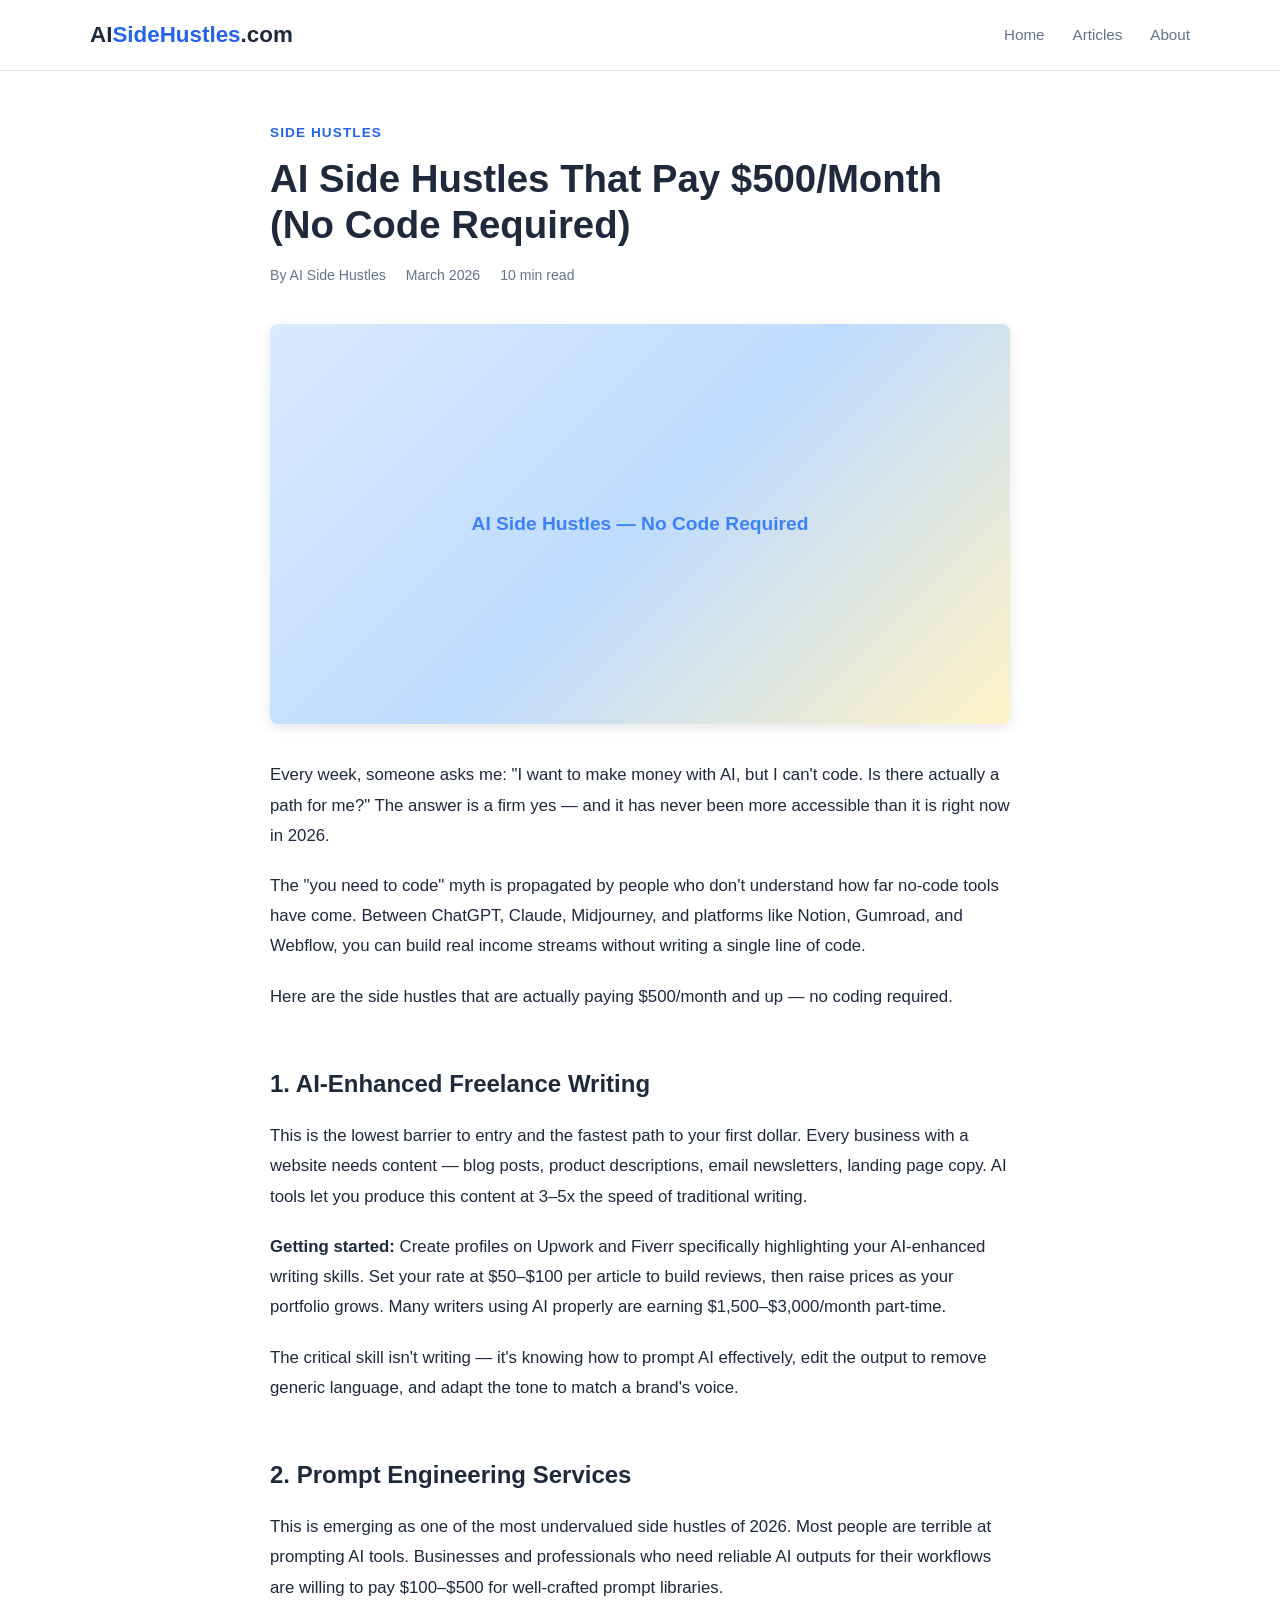
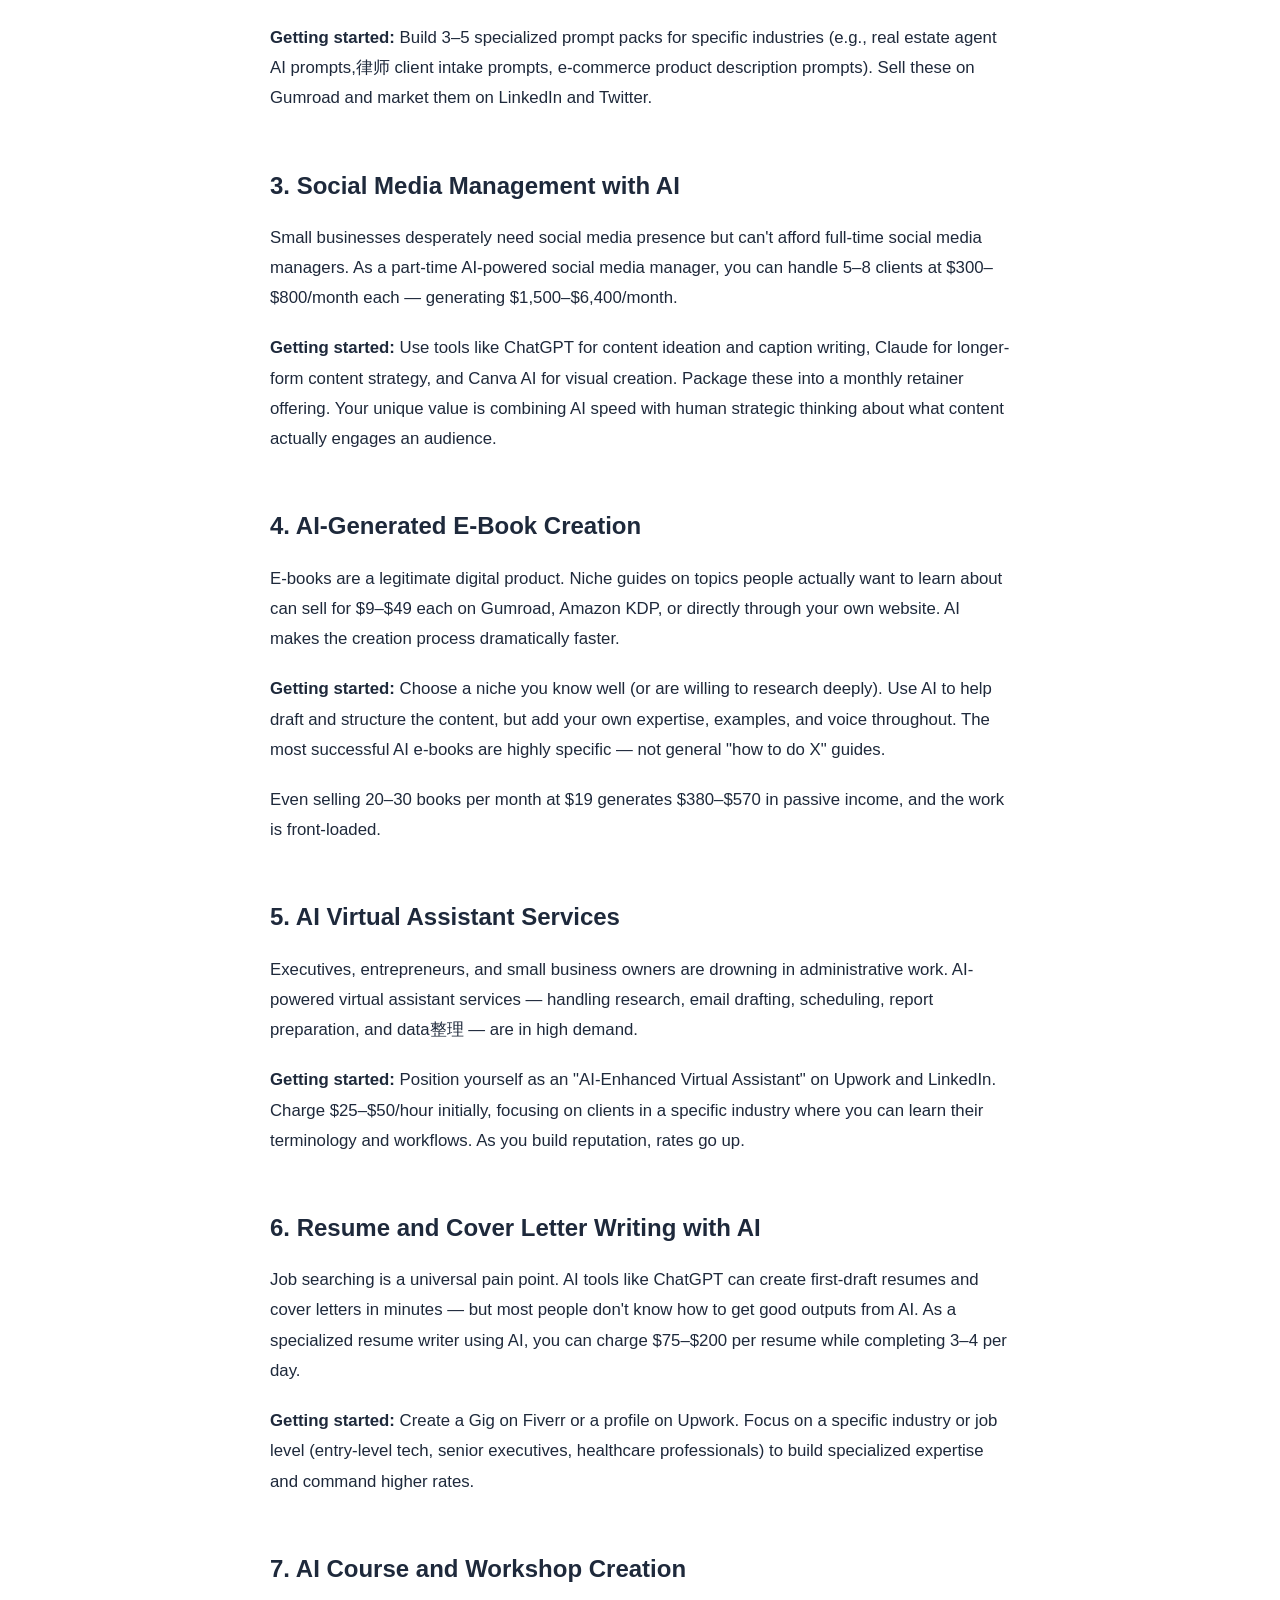
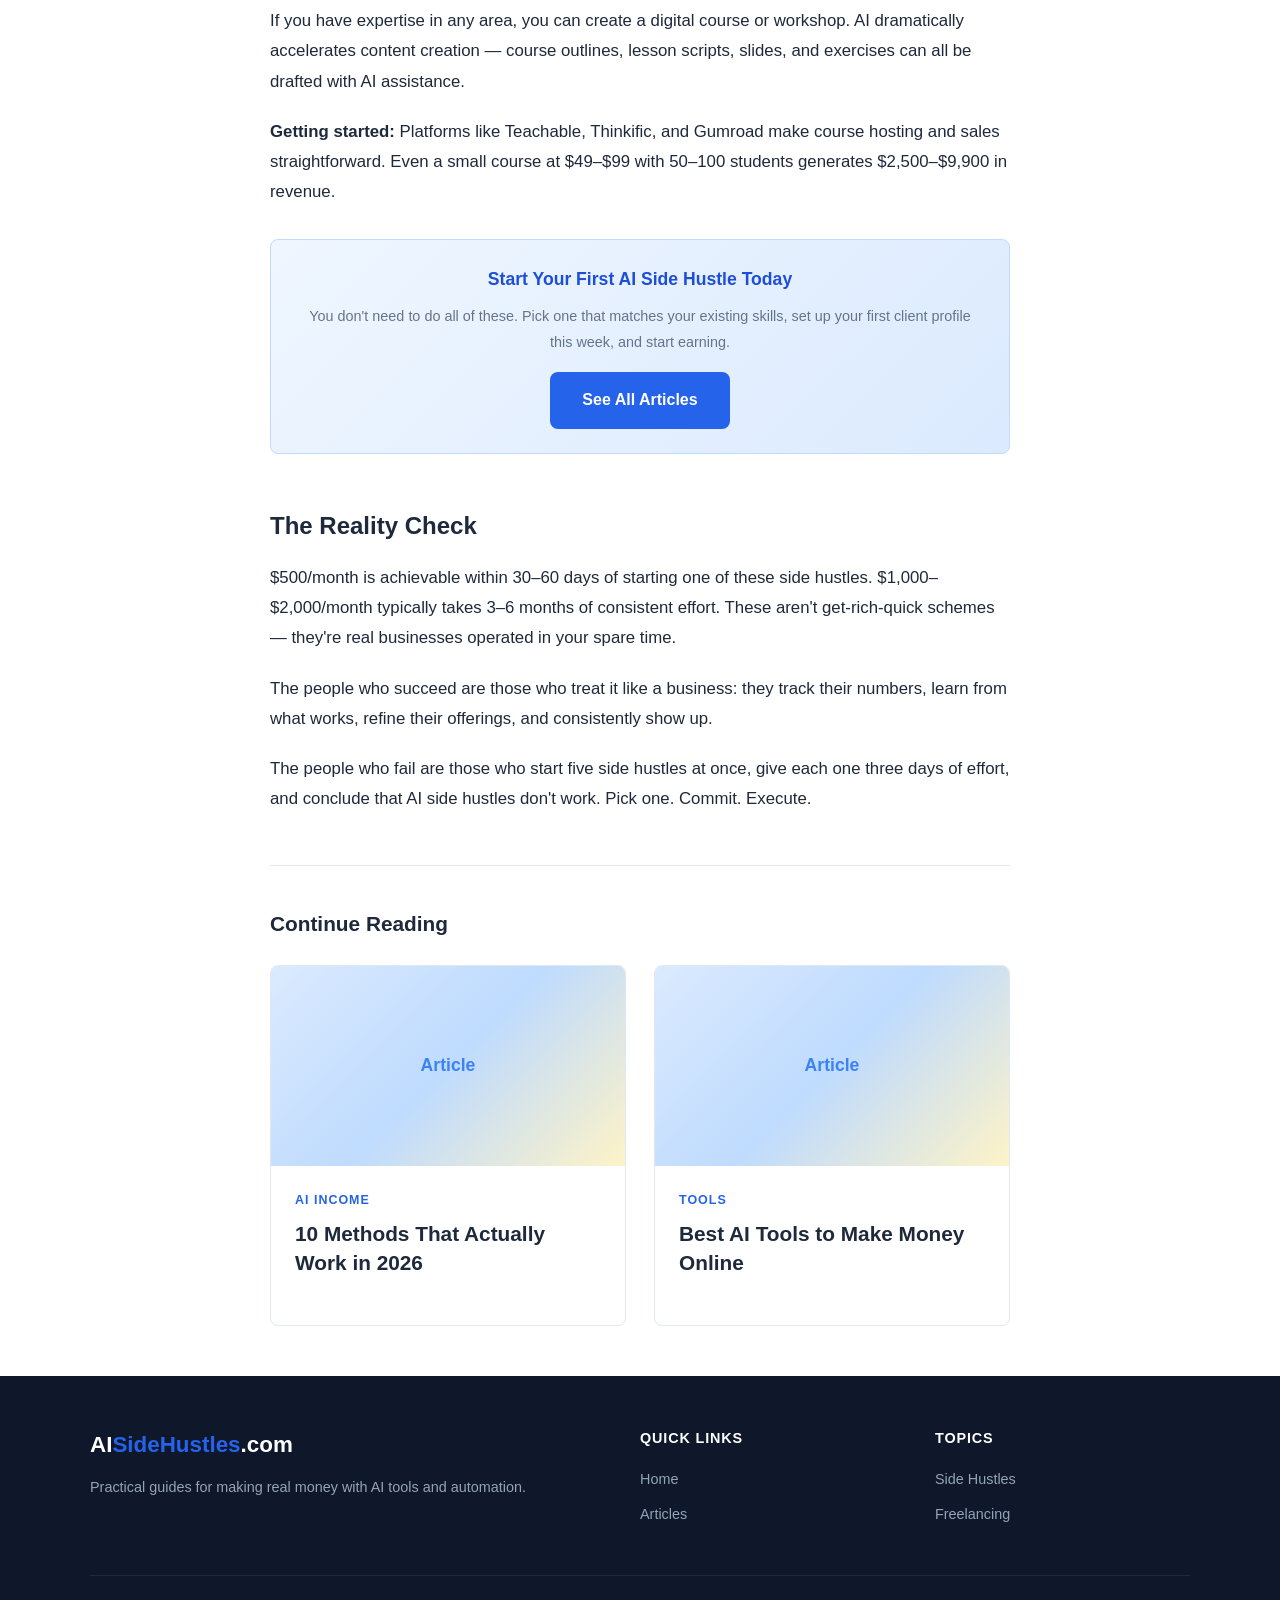
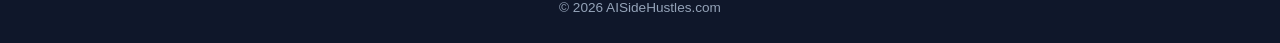
<file: articles/ai-side-hustles-500-month.html>
<!DOCTYPE html>
<html lang="en">
<head>
  <meta charset="UTF-8">
  <meta name="viewport" content="width=device-width, initial-scale=1.0">
  <title>AI Side Hustles That Pay $500/Month (No Code Required)</title>
  <meta name="description" content="No coding skills? No problem. These AI side hustles are paying $500/month or more — and you can start today with tools you already know.">
  <link rel="stylesheet" href="../css/style.css">
</head>
<body>

<header class="site-header">
  <div class="header-inner">
    <a href="../index.html" class="logo">AI<span>SideHustles</span>.com</a>
    <nav>
      <ul>
        <li><a href="../index.html">Home</a></li>
        <li><a href="../articles.html">Articles</a></li>
        <li><a href="../about.html">About</a></li>
      </ul>
    </nav>
    <button class="mobile-menu-btn" aria-label="Menu">&#9776;</button>
  </div>
</header>

<main class="article-layout">
  <div class="article-header">
    <span class="category">Side Hustles</span>
    <h1>AI Side Hustles That Pay $500/Month (No Code Required)</h1>
    <div class="article-meta"><span>By AI Side Hustles</span><span>March 2026</span><span>10 min read</span></div>
  </div>

  <div class="article-featured-image">
    <div class="img-placeholder">AI Side Hustles — No Code Required</div>
  </div>

  <div class="article-body">
    <p>Every week, someone asks me: "I want to make money with AI, but I can't code. Is there actually a path for me?" The answer is a firm yes — and it has never been more accessible than it is right now in 2026.</p>

    <p>The "you need to code" myth is propagated by people who don't understand how far no-code tools have come. Between ChatGPT, Claude, Midjourney, and platforms like Notion, Gumroad, and Webflow, you can build real income streams without writing a single line of code.</p>

    <p>Here are the side hustles that are actually paying $500/month and up — no coding required.</p>

    <h2>1. AI-Enhanced Freelance Writing</h2>
    <p>This is the lowest barrier to entry and the fastest path to your first dollar. Every business with a website needs content — blog posts, product descriptions, email newsletters, landing page copy. AI tools let you produce this content at 3–5x the speed of traditional writing.</p>
    <p><strong>Getting started:</strong> Create profiles on Upwork and Fiverr specifically highlighting your AI-enhanced writing skills. Set your rate at $50–$100 per article to build reviews, then raise prices as your portfolio grows. Many writers using AI properly are earning $1,500–$3,000/month part-time.</p>
    <p>The critical skill isn't writing — it's knowing how to prompt AI effectively, edit the output to remove generic language, and adapt the tone to match a brand's voice.</p>

    <h2>2. Prompt Engineering Services</h2>
    <p>This is emerging as one of the most undervalued side hustles of 2026. Most people are terrible at prompting AI tools. Businesses and professionals who need reliable AI outputs for their workflows are willing to pay $100–$500 for well-crafted prompt libraries.</p>
    <p><strong>Getting started:</strong> Build 3–5 specialized prompt packs for specific industries (e.g., real estate agent AI prompts,律师 client intake prompts, e-commerce product description prompts). Sell these on Gumroad and market them on LinkedIn and Twitter.</p>

    <h2>3. Social Media Management with AI</h2>
    <p>Small businesses desperately need social media presence but can't afford full-time social media managers. As a part-time AI-powered social media manager, you can handle 5–8 clients at $300–$800/month each — generating $1,500–$6,400/month.</p>
    <p><strong>Getting started:</strong> Use tools like ChatGPT for content ideation and caption writing, Claude for longer-form content strategy, and Canva AI for visual creation. Package these into a monthly retainer offering. Your unique value is combining AI speed with human strategic thinking about what content actually engages an audience.</p>

    <h2>4. AI-Generated E-Book Creation</h2>
    <p>E-books are a legitimate digital product. Niche guides on topics people actually want to learn about can sell for $9–$49 each on Gumroad, Amazon KDP, or directly through your own website. AI makes the creation process dramatically faster.</p>
    <p><strong>Getting started:</strong> Choose a niche you know well (or are willing to research deeply). Use AI to help draft and structure the content, but add your own expertise, examples, and voice throughout. The most successful AI e-books are highly specific — not general "how to do X" guides.</p>
    <p>Even selling 20–30 books per month at $19 generates $380–$570 in passive income, and the work is front-loaded.</p>

    <h2>5. AI Virtual Assistant Services</h2>
    <p>Executives, entrepreneurs, and small business owners are drowning in administrative work. AI-powered virtual assistant services — handling research, email drafting, scheduling, report preparation, and data整理 — are in high demand.</p>
    <p><strong>Getting started:</strong> Position yourself as an "AI-Enhanced Virtual Assistant" on Upwork and LinkedIn. Charge $25–$50/hour initially, focusing on clients in a specific industry where you can learn their terminology and workflows. As you build reputation, rates go up.</p>

    <h2>6. Resume and Cover Letter Writing with AI</h2>
    <p>Job searching is a universal pain point. AI tools like ChatGPT can create first-draft resumes and cover letters in minutes — but most people don't know how to get good outputs from AI. As a specialized resume writer using AI, you can charge $75–$200 per resume while completing 3–4 per day.</p>
    <p><strong>Getting started:</strong> Create a Gig on Fiverr or a profile on Upwork. Focus on a specific industry or job level (entry-level tech, senior executives, healthcare professionals) to build specialized expertise and command higher rates.</p>

    <h2>7. AI Course and Workshop Creation</h2>
    <p>If you have expertise in any area, you can create a digital course or workshop. AI dramatically accelerates content creation — course outlines, lesson scripts, slides, and exercises can all be drafted with AI assistance.</p>
    <p><strong>Getting started:</strong> Platforms like Teachable, Thinkific, and Gumroad make course hosting and sales straightforward. Even a small course at $49–$99 with 50–100 students generates $2,500–$9,900 in revenue.</p>

    <div class="inline-cta">
      <h4>Start Your First AI Side Hustle Today</h4>
      <p>You don't need to do all of these. Pick one that matches your existing skills, set up your first client profile this week, and start earning.</p>
      <a href="../articles.html" class="btn btn-primary">See All Articles</a>
    </div>

    <h2>The Reality Check</h2>
    <p>$500/month is achievable within 30–60 days of starting one of these side hustles. $1,000–$2,000/month typically takes 3–6 months of consistent effort. These aren't get-rich-quick schemes — they're real businesses operated in your spare time.</p>
    <p>The people who succeed are those who treat it like a business: they track their numbers, learn from what works, refine their offerings, and consistently show up.</p>
    <p>The people who fail are those who start five side hustles at once, give each one three days of effort, and conclude that AI side hustles don't work. Pick one. Commit. Execute.</p>
  </div>

  <div class="related-section">
    <h3>Continue Reading</h3>
    <div class="articles-grid" style="grid-template-columns:1fr 1fr">
      <article class="article-card">
        <div class="card-image"><div class="img-placeholder">Article</div></div>
        <div class="card-body">
          <div class="card-category">AI Income</div>
          <h3 class="card-title"><a href="how-to-make-money-with-ai-2026.html">10 Methods That Actually Work in 2026</a></h3>
        </div>
      </article>
      <article class="article-card">
        <div class="card-image"><div class="img-placeholder">Article</div></div>
        <div class="card-body">
          <div class="card-category">Tools</div>
          <h3 class="card-title"><a href="best-ai-tools-make-money-online-2026.html">Best AI Tools to Make Money Online</a></h3>
        </div>
      </article>
    </div>
  </div>
</main>

<footer class="site-footer">
  <div class="container">
    <div class="footer-grid">
      <div class="footer-brand">
        <a href="../index.html" class="logo">AI<span>SideHustles</span>.com</a>
        <p>Practical guides for making real money with AI tools and automation.</p>
      </div>
      <div class="footer-col"><h4>Quick Links</h4><ul><li><a href="../index.html">Home</a></li><li><a href="../articles.html">Articles</a></li></ul></div>
      <div class="footer-col"><h4>Topics</h4><ul><li><a href="../articles.html">Side Hustles</a></li><li><a href="../articles.html">Freelancing</a></li></ul></div>
    </div>
    <div class="footer-bottom"><p>&copy; 2026 AISideHustles.com</p></div>
  </div>
</footer>
</body>
</html>
</file>
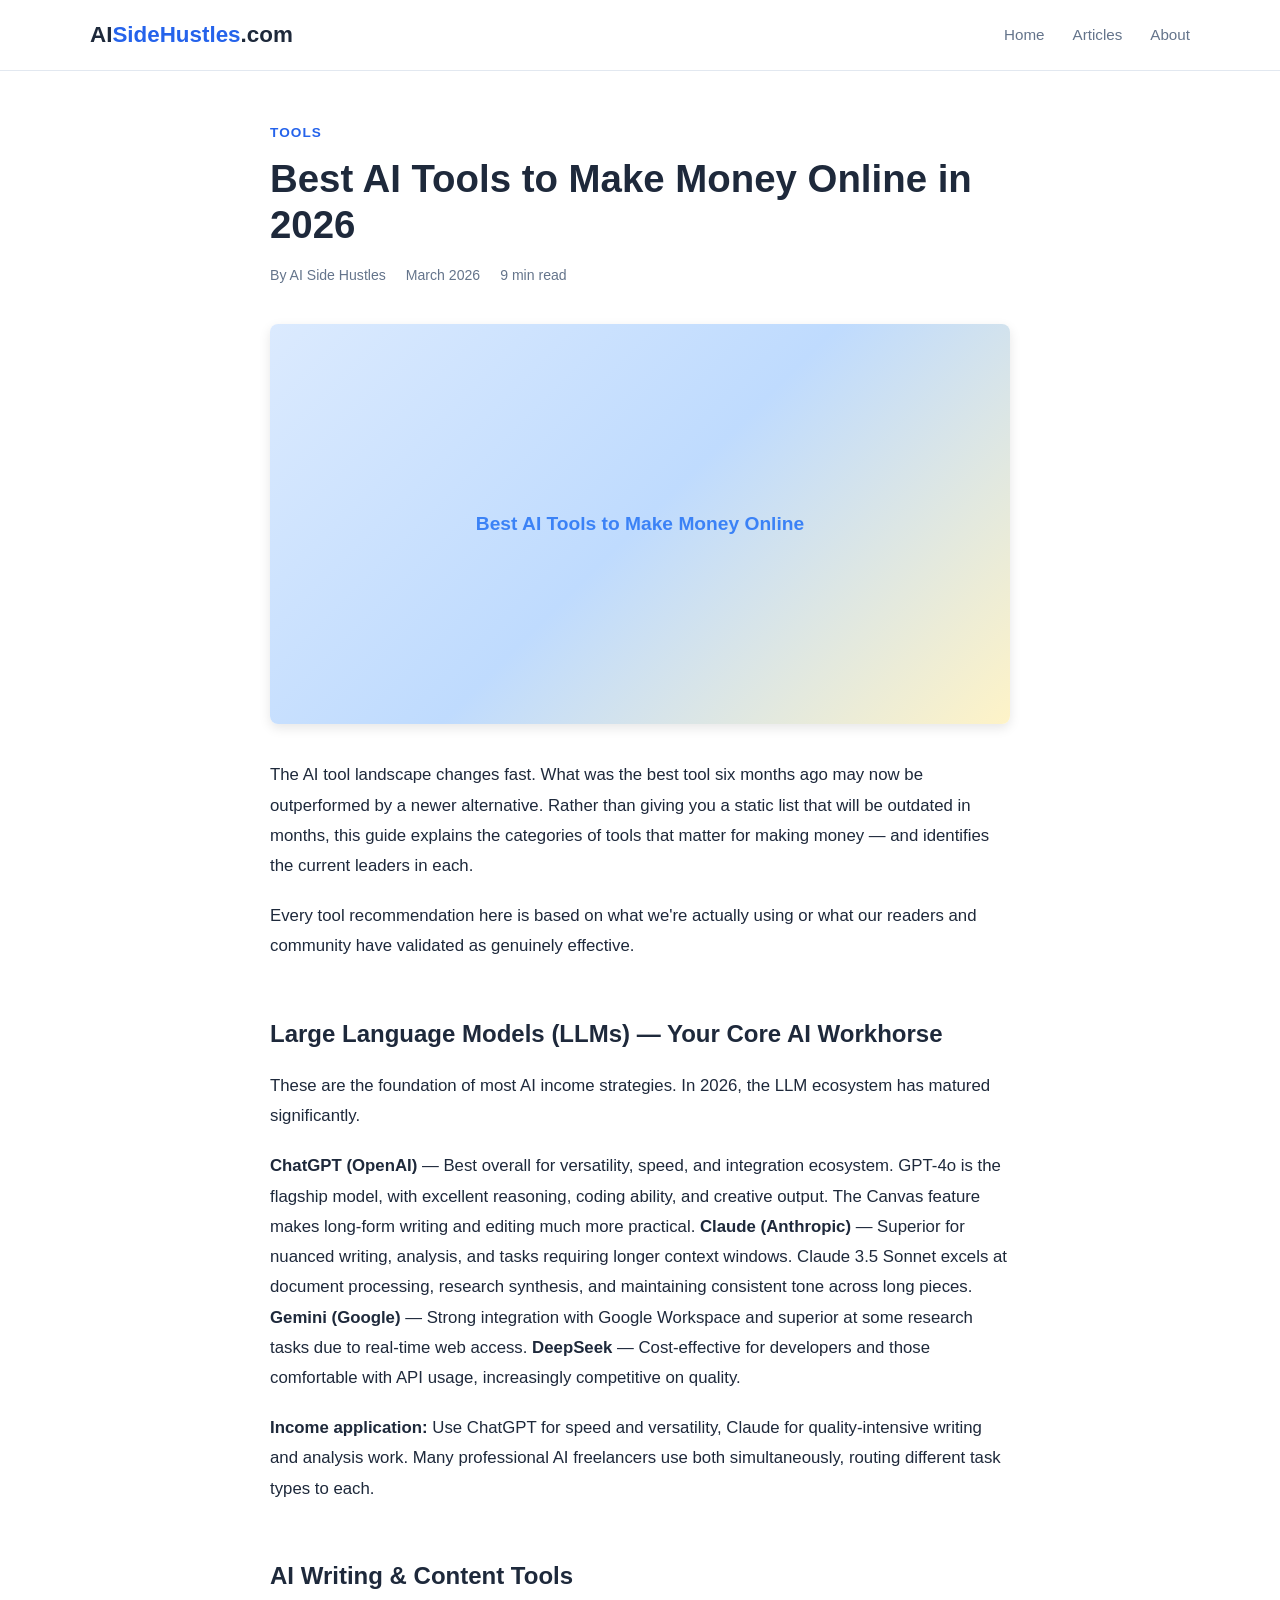
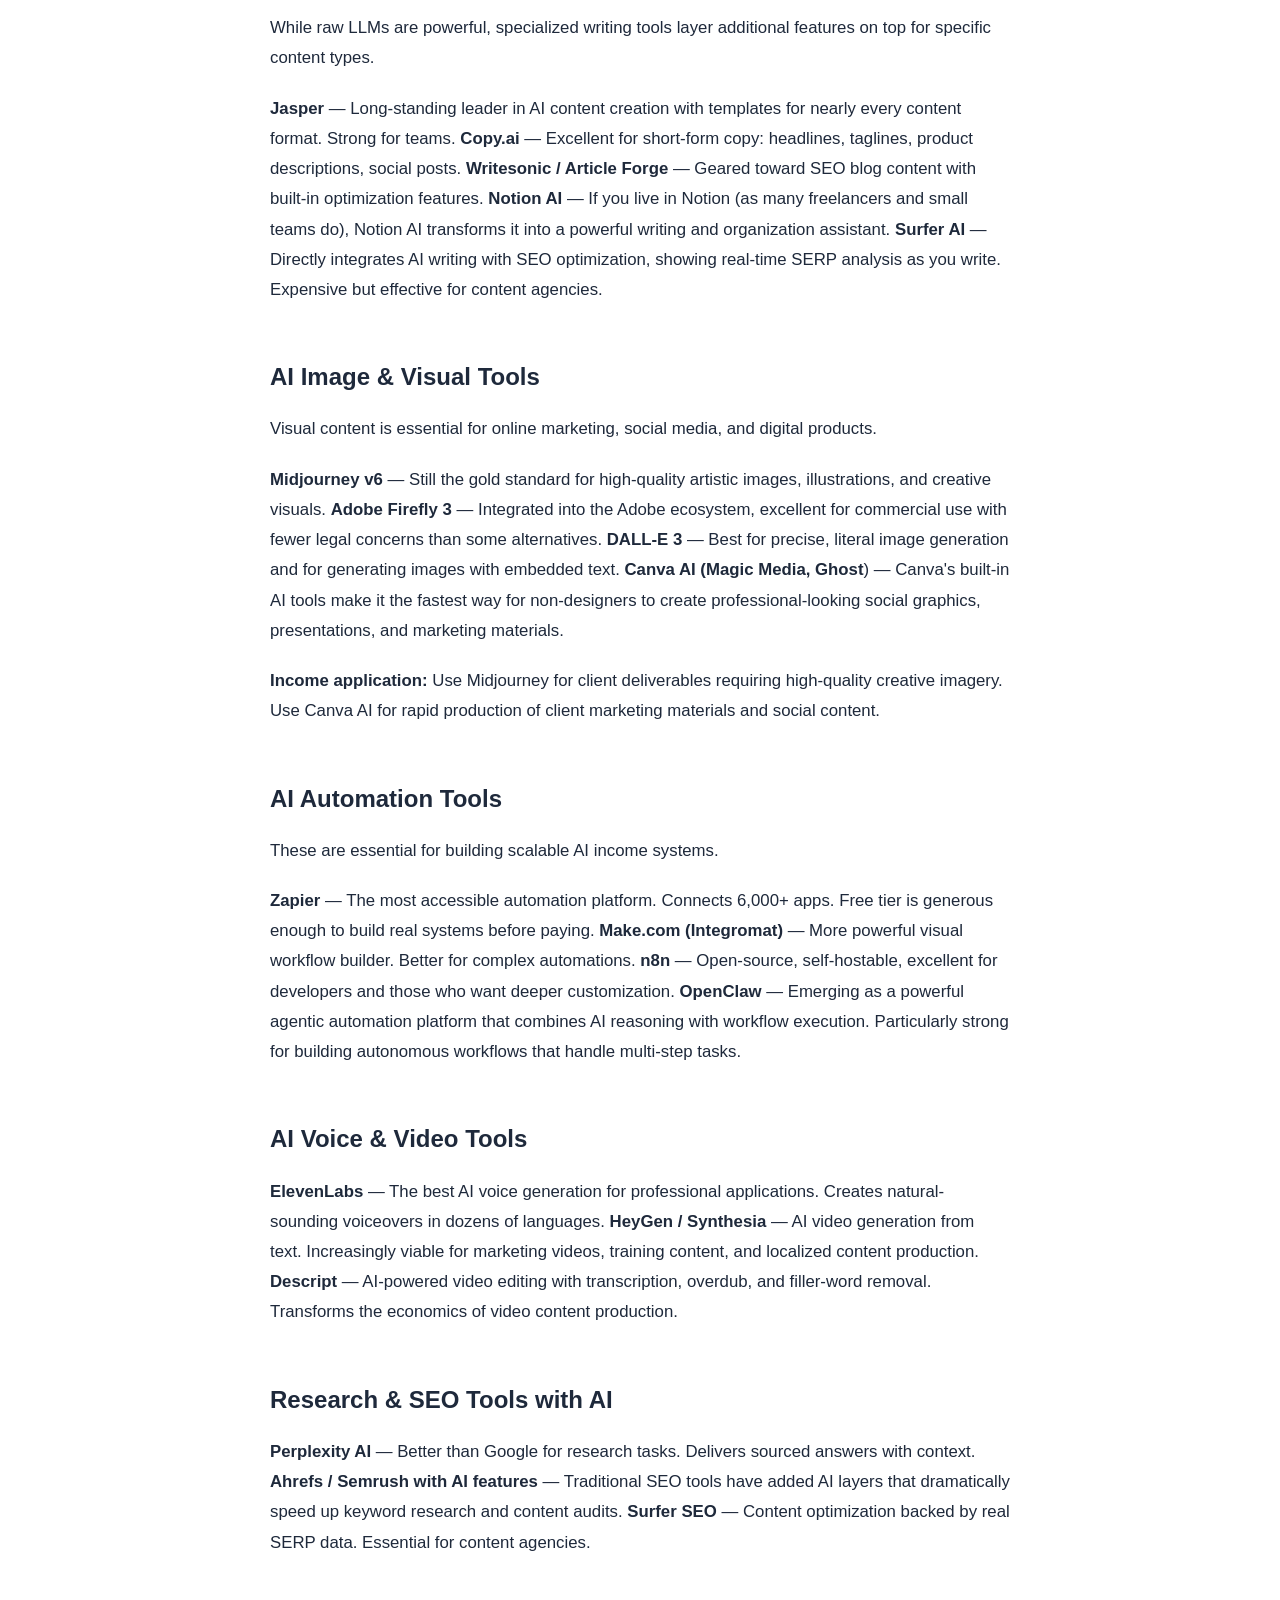
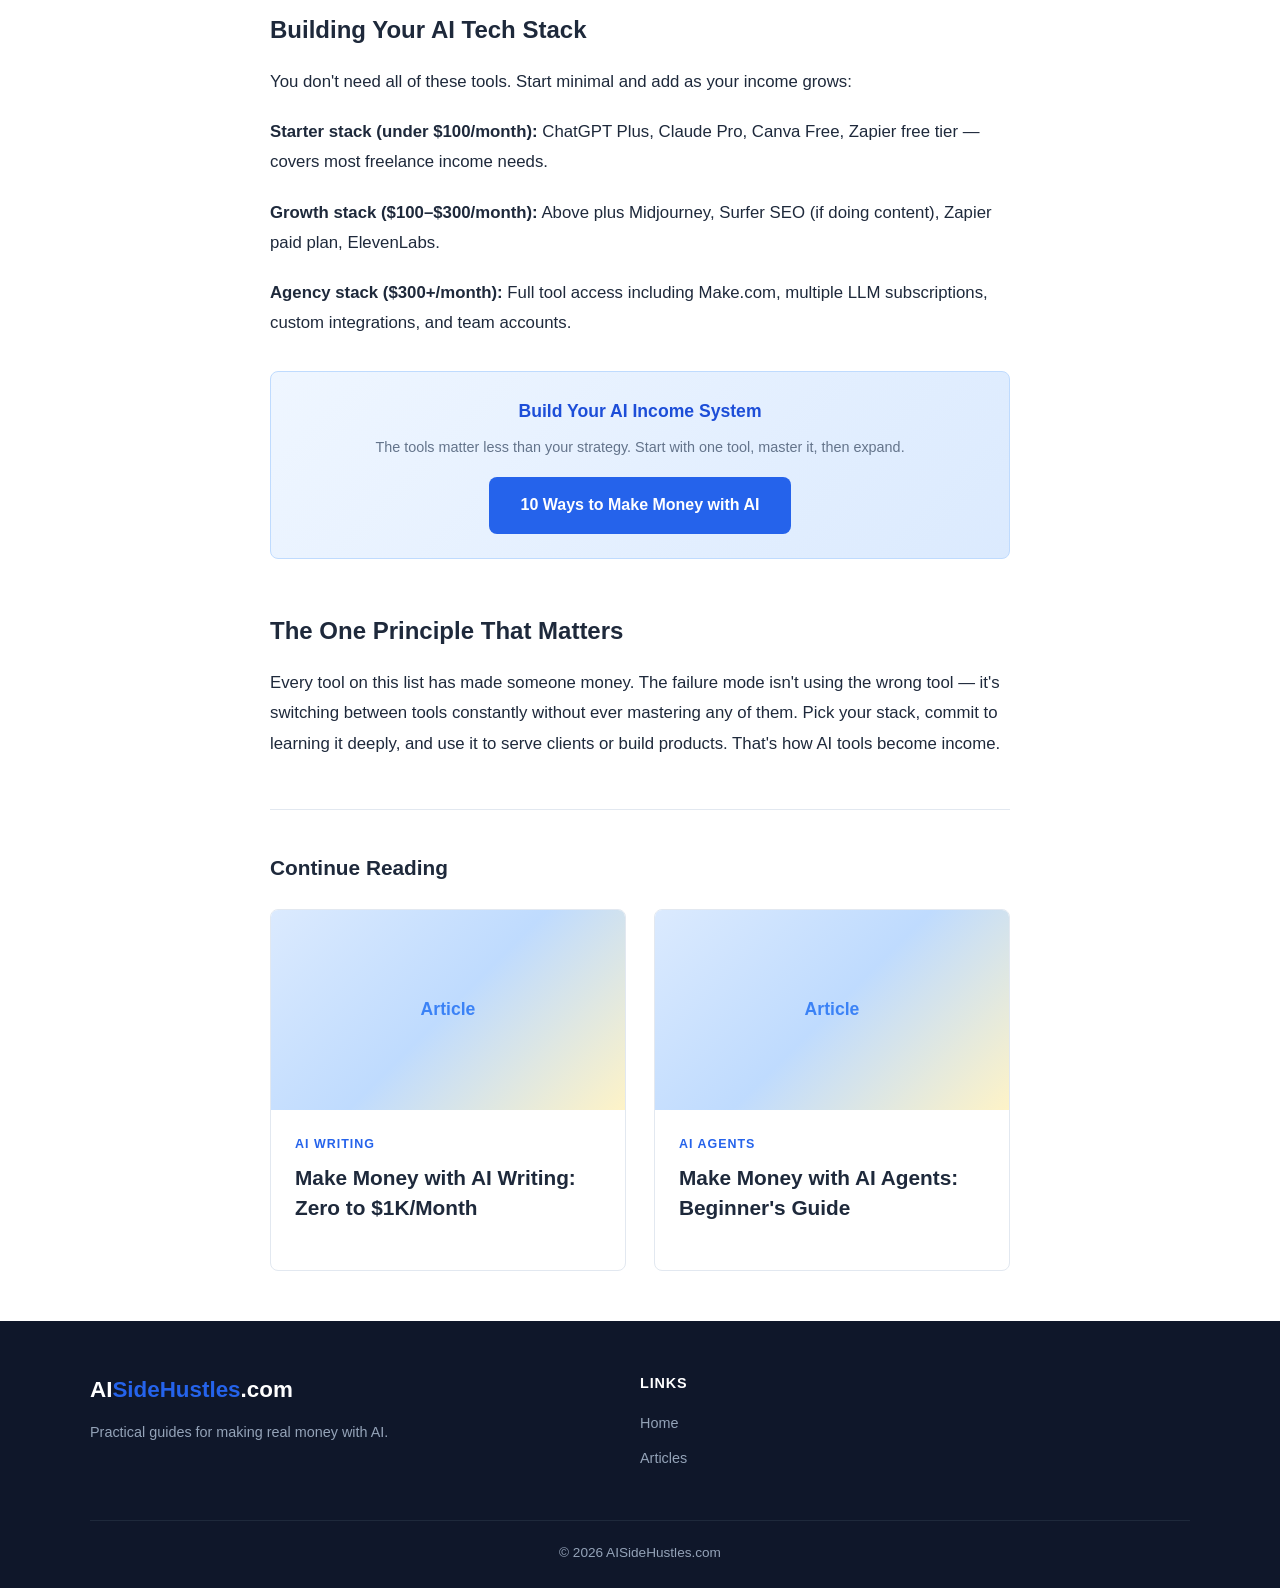
<file: articles/best-ai-tools-make-money-online-2026.html>
<!DOCTYPE html>
<html lang="en">
<head>
  <meta charset="UTF-8">
  <meta name="viewport" content="width=device-width, initial-scale=1.0">
  <title>Best AI Tools to Make Money Online in 2026</title>
  <meta name="description" content="The best AI tools for making money online in 2026. Tested tools for content creation, automation, client work, and building online income streams.">
  <link rel="stylesheet" href="../css/style.css">
</head>
<body>

<header class="site-header">
  <div class="header-inner">
    <a href="../index.html" class="logo">AI<span>SideHustles</span>.com</a>
    <nav><ul><li><a href="../index.html">Home</a></li><li><a href="../articles.html">Articles</a></li><li><a href="../about.html">About</a></li></ul></nav>
    <button class="mobile-menu-btn" aria-label="Menu">&#9776;</button>
  </div>
</header>

<main class="article-layout">
  <div class="article-header">
    <span class="category">Tools</span>
    <h1>Best AI Tools to Make Money Online in 2026</h1>
    <div class="article-meta"><span>By AI Side Hustles</span><span>March 2026</span><span>9 min read</span></div>
  </div>

  <div class="article-featured-image">
    <div class="img-placeholder">Best AI Tools to Make Money Online</div>
  </div>

  <div class="article-body">
    <p>The AI tool landscape changes fast. What was the best tool six months ago may now be outperformed by a newer alternative. Rather than giving you a static list that will be outdated in months, this guide explains the categories of tools that matter for making money — and identifies the current leaders in each.</p>

    <p>Every tool recommendation here is based on what we're actually using or what our readers and community have validated as genuinely effective.</p>

    <h2>Large Language Models (LLMs) — Your Core AI Workhorse</h2>
    <p>These are the foundation of most AI income strategies. In 2026, the LLM ecosystem has matured significantly.</p>
    <p><strong>ChatGPT (OpenAI)</strong> — Best overall for versatility, speed, and integration ecosystem. GPT-4o is the flagship model, with excellent reasoning, coding ability, and creative output. The Canvas feature makes long-form writing and editing much more practical. <strong>Claude (Anthropic)</strong> — Superior for nuanced writing, analysis, and tasks requiring longer context windows. Claude 3.5 Sonnet excels at document processing, research synthesis, and maintaining consistent tone across long pieces. <strong>Gemini (Google)</strong> — Strong integration with Google Workspace and superior at some research tasks due to real-time web access. <strong>DeepSeek</strong> — Cost-effective for developers and those comfortable with API usage, increasingly competitive on quality.</p>
    <p><strong>Income application:</strong> Use ChatGPT for speed and versatility, Claude for quality-intensive writing and analysis work. Many professional AI freelancers use both simultaneously, routing different task types to each.</p>

    <h2>AI Writing & Content Tools</h2>
    <p>While raw LLMs are powerful, specialized writing tools layer additional features on top for specific content types.</p>
    <p><strong>Jasper</strong> — Long-standing leader in AI content creation with templates for nearly every content format. Strong for teams. <strong>Copy.ai</strong> — Excellent for short-form copy: headlines, taglines, product descriptions, social posts. <strong>Writesonic / Article Forge</strong> — Geared toward SEO blog content with built-in optimization features. <strong>Notion AI</strong> — If you live in Notion (as many freelancers and small teams do), Notion AI transforms it into a powerful writing and organization assistant. <strong>Surfer AI</strong> — Directly integrates AI writing with SEO optimization, showing real-time SERP analysis as you write. Expensive but effective for content agencies.</p>

    <h2>AI Image & Visual Tools</h2>
    <p>Visual content is essential for online marketing, social media, and digital products.</p>
    <p><strong>Midjourney v6</strong> — Still the gold standard for high-quality artistic images, illustrations, and creative visuals. <strong>Adobe Firefly 3</strong> — Integrated into the Adobe ecosystem, excellent for commercial use with fewer legal concerns than some alternatives. <strong>DALL-E 3</strong> — Best for precise, literal image generation and for generating images with embedded text. <strong>Canva AI (Magic Media, Ghost</strong>) — Canva's built-in AI tools make it the fastest way for non-designers to create professional-looking social graphics, presentations, and marketing materials.</p>
    <p><strong>Income application:</strong> Use Midjourney for client deliverables requiring high-quality creative imagery. Use Canva AI for rapid production of client marketing materials and social content.</p>

    <h2>AI Automation Tools</h2>
    <p>These are essential for building scalable AI income systems.</p>
    <p><strong>Zapier</strong> — The most accessible automation platform. Connects 6,000+ apps. Free tier is generous enough to build real systems before paying. <strong>Make.com (Integromat)</strong> — More powerful visual workflow builder. Better for complex automations. <strong>n8n</strong> — Open-source, self-hostable, excellent for developers and those who want deeper customization. <strong>OpenClaw</strong> — Emerging as a powerful agentic automation platform that combines AI reasoning with workflow execution. Particularly strong for building autonomous workflows that handle multi-step tasks.</p>

    <h2>AI Voice & Video Tools</h2>
    <p><strong>ElevenLabs</strong> — The best AI voice generation for professional applications. Creates natural-sounding voiceovers in dozens of languages. <strong>HeyGen / Synthesia</strong> — AI video generation from text. Increasingly viable for marketing videos, training content, and localized content production. <strong>Descript</strong> — AI-powered video editing with transcription, overdub, and filler-word removal. Transforms the economics of video content production.</p>

    <h2>Research & SEO Tools with AI</h2>
    <p><strong>Perplexity AI</strong> — Better than Google for research tasks. Delivers sourced answers with context. <strong>Ahrefs / Semrush with AI features</strong> — Traditional SEO tools have added AI layers that dramatically speed up keyword research and content audits. <strong>Surfer SEO</strong> — Content optimization backed by real SERP data. Essential for content agencies.</p>

    <h2>Building Your AI Tech Stack</h2>
    <p>You don't need all of these tools. Start minimal and add as your income grows:</p>
    <p><strong>Starter stack (under $100/month):</strong> ChatGPT Plus, Claude Pro, Canva Free, Zapier free tier — covers most freelance income needs.</p>
    <p><strong>Growth stack ($100–$300/month):</strong> Above plus Midjourney, Surfer SEO (if doing content), Zapier paid plan, ElevenLabs.</p>
    <p><strong>Agency stack ($300+/month):</strong> Full tool access including Make.com, multiple LLM subscriptions, custom integrations, and team accounts.</p>

    <div class="inline-cta">
      <h4>Build Your AI Income System</h4>
      <p>The tools matter less than your strategy. Start with one tool, master it, then expand.</p>
      <a href="how-to-make-money-with-ai-2026.html" class="btn btn-primary">10 Ways to Make Money with AI</a>
    </div>

    <h2>The One Principle That Matters</h2>
    <p>Every tool on this list has made someone money. The failure mode isn't using the wrong tool — it's switching between tools constantly without ever mastering any of them. Pick your stack, commit to learning it deeply, and use it to serve clients or build products. That's how AI tools become income.</p>
  </div>

  <div class="related-section">
    <h3>Continue Reading</h3>
    <div class="articles-grid" style="grid-template-columns:1fr 1fr">
      <article class="article-card">
        <div class="card-image"><div class="img-placeholder">Article</div></div>
        <div class="card-body"><div class="card-category">AI Writing</div><h3 class="card-title"><a href="make-money-ai-writing-zero-to-1k-month.html">Make Money with AI Writing: Zero to $1K/Month</a></h3></div>
      </article>
      <article class="article-card">
        <div class="card-image"><div class="img-placeholder">Article</div></div>
        <div class="card-body"><div class="card-category">AI Agents</div><h3 class="card-title"><a href="make-money-with-ai-agents-beginners-guide.html">Make Money with AI Agents: Beginner's Guide</a></h3></div>
      </article>
    </div>
  </div>
</main>

<footer class="site-footer">
  <div class="container">
    <div class="footer-grid">
      <div class="footer-brand"><a href="../index.html" class="logo">AI<span>SideHustles</span>.com</a><p>Practical guides for making real money with AI.</p></div>
      <div class="footer-col"><h4>Links</h4><ul><li><a href="../index.html">Home</a></li><li><a href="../articles.html">Articles</a></li></ul></div>
    </div>
    <div class="footer-bottom"><p>&copy; 2026 AISideHustles.com</p></div>
  </div>
</footer>
</body>
</html>
</file>
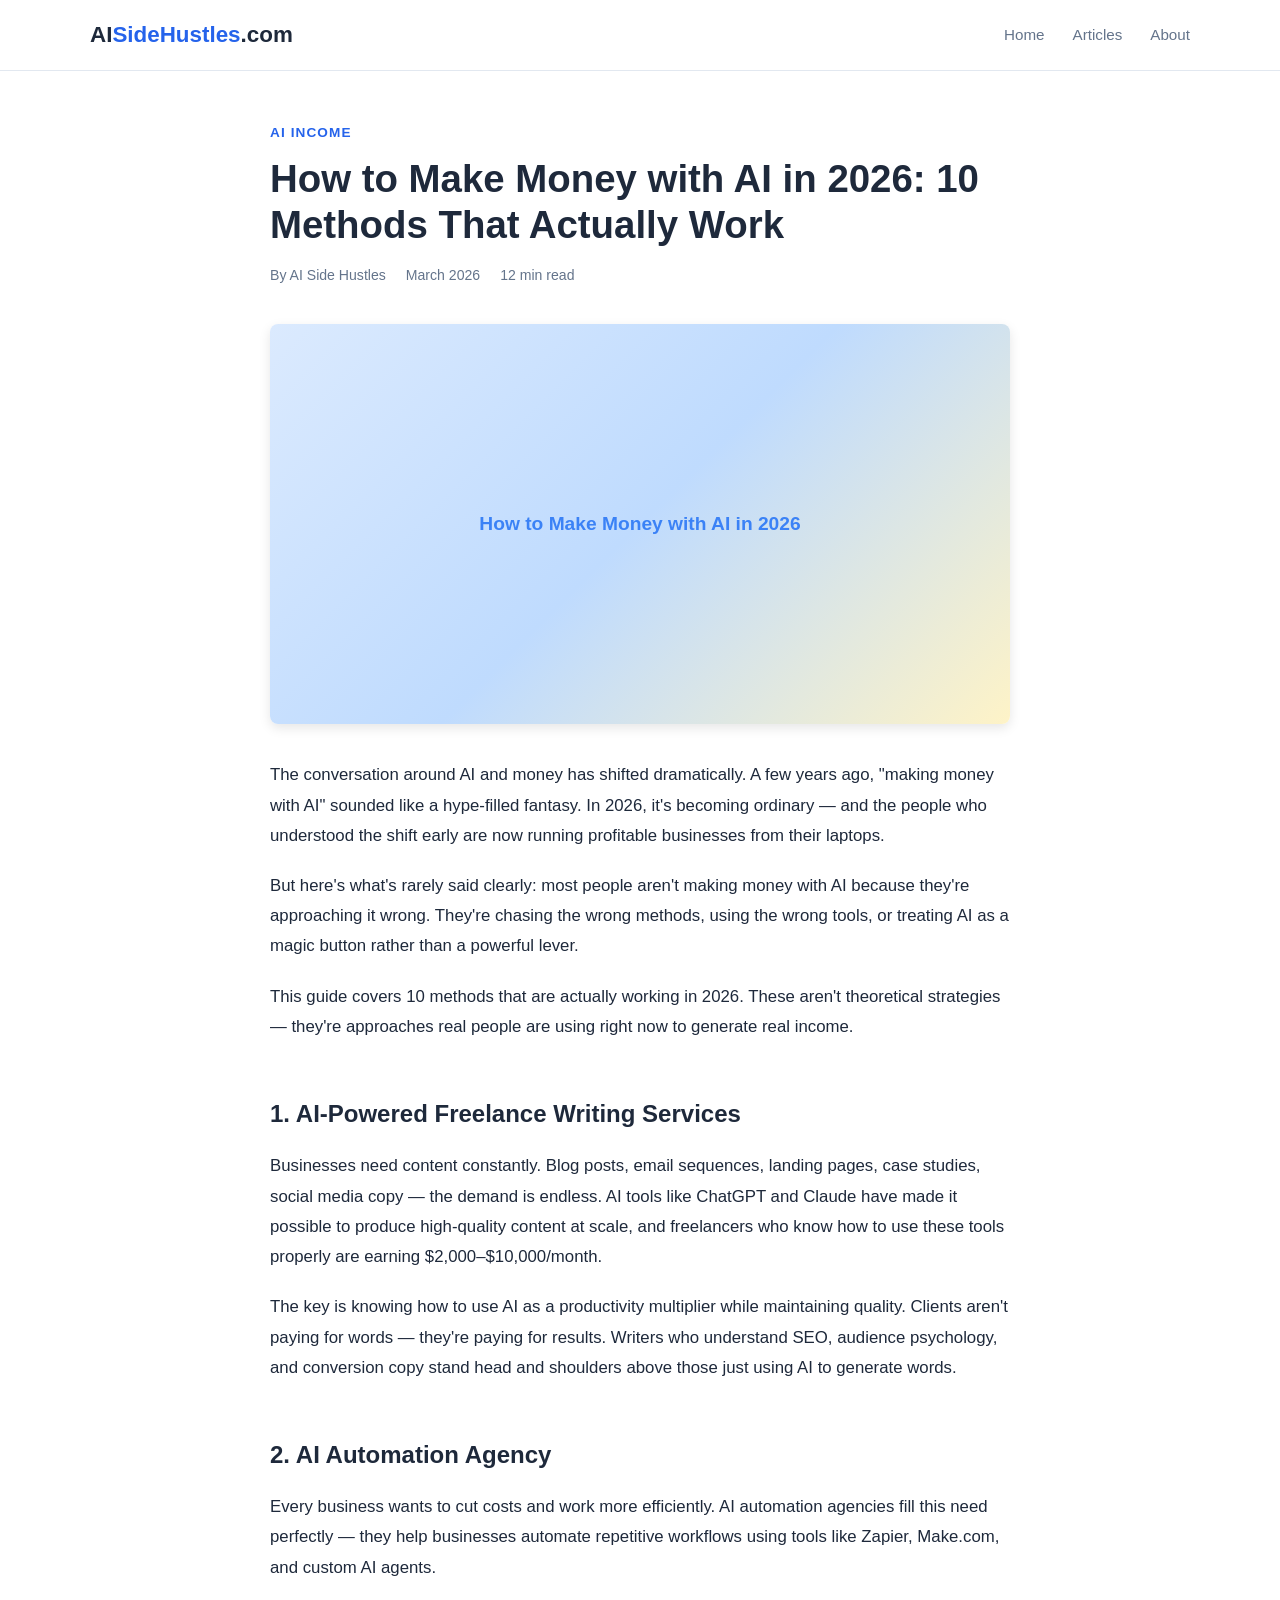
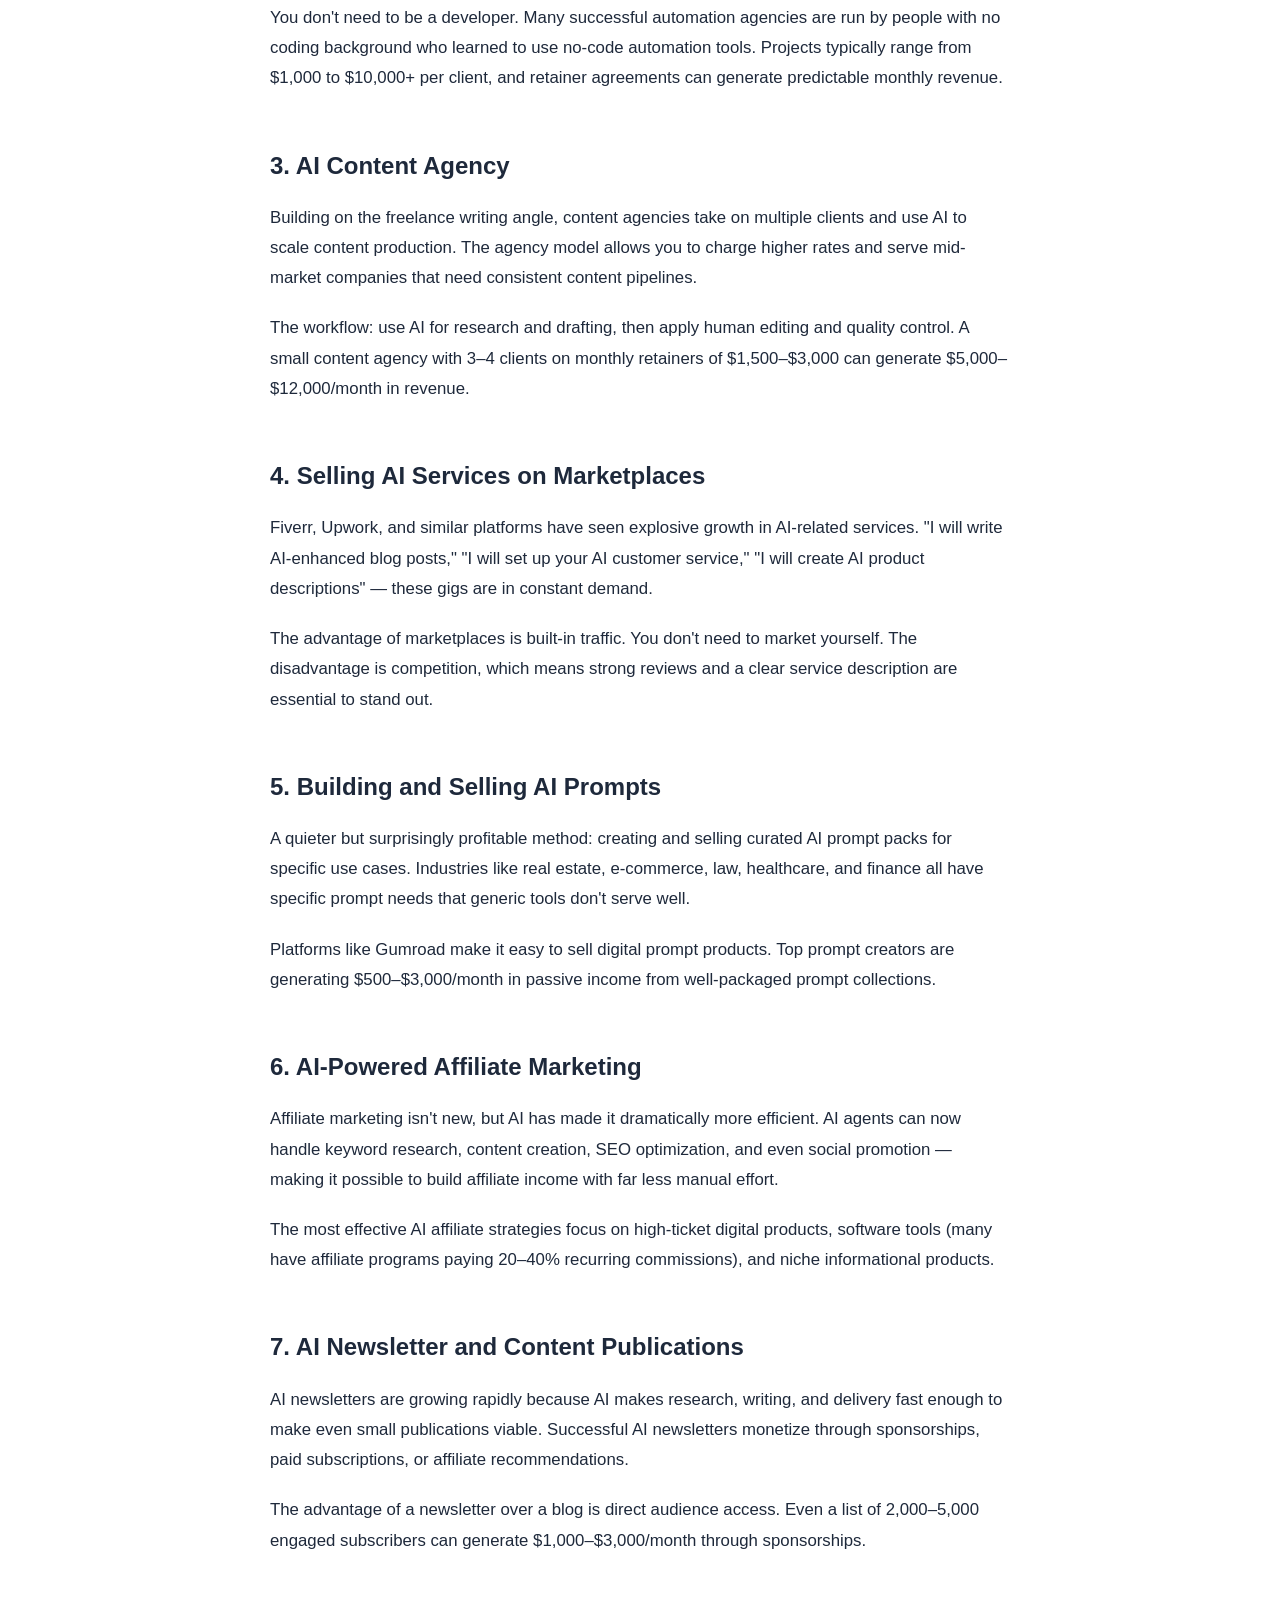
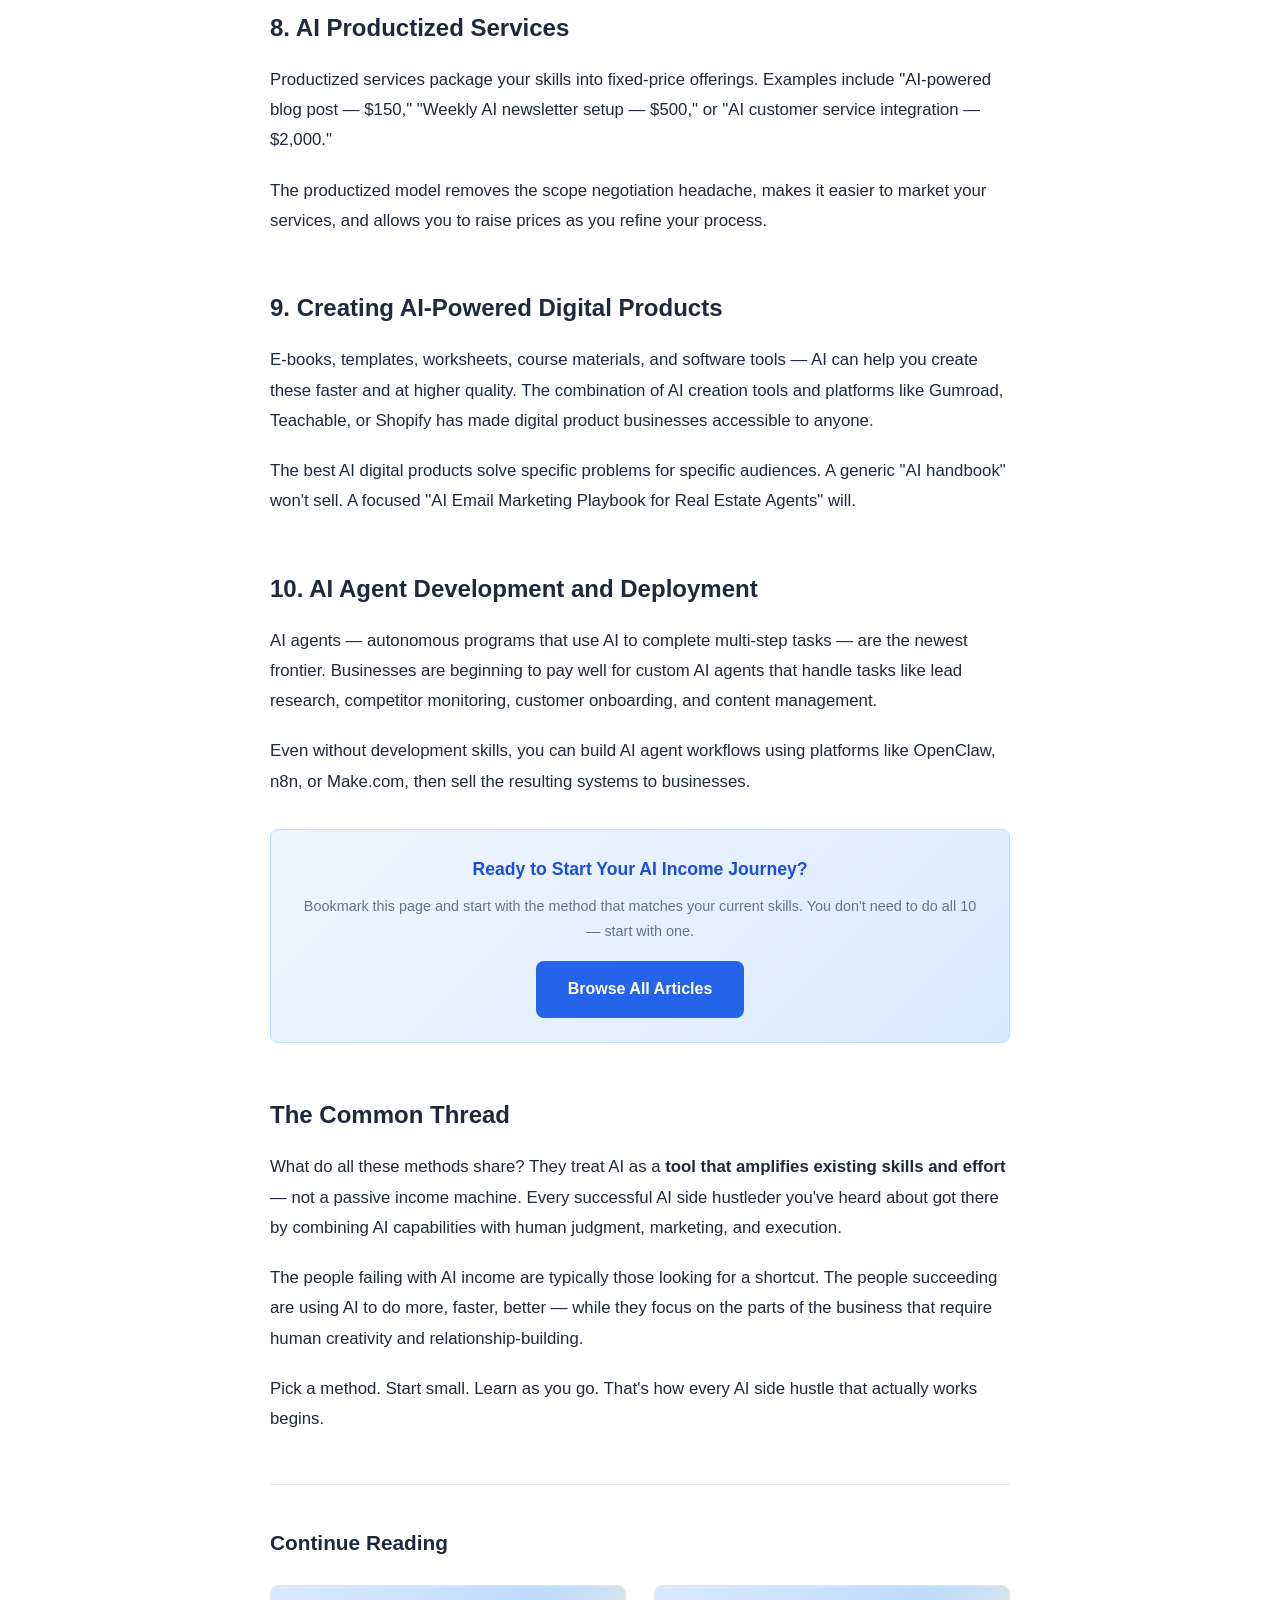
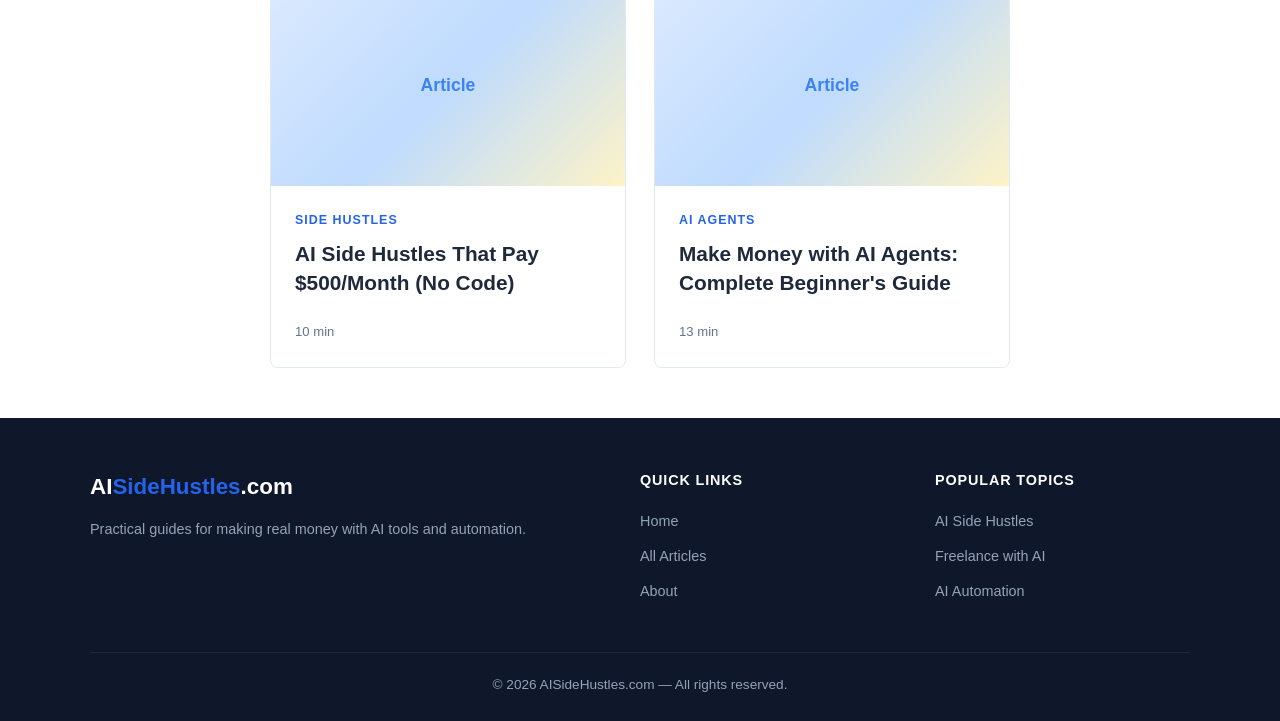
<file: articles/how-to-make-money-with-ai-2026.html>
<!DOCTYPE html>
<html lang="en">
<head>
  <meta charset="UTF-8">
  <meta name="viewport" content="width=device-width, initial-scale=1.0">
  <title>How to Make Money with AI in 2026: 10 Methods That Actually Work</title>
  <meta name="description" content="Discover 10 proven ways to make money with AI in 2026. From side hustles to full-time income, these methods are working right now for real people.">
  <link rel="stylesheet" href="../css/style.css">
</head>
<body>

<header class="site-header">
  <div class="header-inner">
    <a href="../index.html" class="logo">AI<span>SideHustles</span>.com</a>
    <nav>
      <ul>
        <li><a href="../index.html">Home</a></li>
        <li><a href="../articles.html">Articles</a></li>
        <li><a href="../about.html">About</a></li>
      </ul>
    </nav>
    <button class="mobile-menu-btn" aria-label="Menu">&#9776;</button>
  </div>
</header>

<main class="article-layout">
  <div class="article-header">
    <span class="category">AI Income</span>
    <h1>How to Make Money with AI in 2026: 10 Methods That Actually Work</h1>
    <div class="article-meta">
      <span>By AI Side Hustles</span>
      <span>March 2026</span>
      <span>12 min read</span>
    </div>
  </div>

  <div class="article-featured-image">
    <div class="img-placeholder">How to Make Money with AI in 2026</div>
  </div>

  <div class="article-body">
    <p>The conversation around AI and money has shifted dramatically. A few years ago, "making money with AI" sounded like a hype-filled fantasy. In 2026, it's becoming ordinary — and the people who understood the shift early are now running profitable businesses from their laptops.</p>

    <p>But here's what's rarely said clearly: most people aren't making money with AI because they're approaching it wrong. They're chasing the wrong methods, using the wrong tools, or treating AI as a magic button rather than a powerful lever.</p>

    <p>This guide covers 10 methods that are actually working in 2026. These aren't theoretical strategies — they're approaches real people are using right now to generate real income.</p>

    <h2>1. AI-Powered Freelance Writing Services</h2>
    <p>Businesses need content constantly. Blog posts, email sequences, landing pages, case studies, social media copy — the demand is endless. AI tools like ChatGPT and Claude have made it possible to produce high-quality content at scale, and freelancers who know how to use these tools properly are earning $2,000–$10,000/month.</p>
    <p>The key is knowing how to use AI as a productivity multiplier while maintaining quality. Clients aren't paying for words — they're paying for results. Writers who understand SEO, audience psychology, and conversion copy stand head and shoulders above those just using AI to generate words.</p>

    <h2>2. AI Automation Agency</h2>
    <p>Every business wants to cut costs and work more efficiently. AI automation agencies fill this need perfectly — they help businesses automate repetitive workflows using tools like Zapier, Make.com, and custom AI agents.</p>
    <p>You don't need to be a developer. Many successful automation agencies are run by people with no coding background who learned to use no-code automation tools. Projects typically range from $1,000 to $10,000+ per client, and retainer agreements can generate predictable monthly revenue.</p>

    <h2>3. AI Content Agency</h2>
    <p>Building on the freelance writing angle, content agencies take on multiple clients and use AI to scale content production. The agency model allows you to charge higher rates and serve mid-market companies that need consistent content pipelines.</p>
    <p>The workflow: use AI for research and drafting, then apply human editing and quality control. A small content agency with 3–4 clients on monthly retainers of $1,500–$3,000 can generate $5,000–$12,000/month in revenue.</p>

    <h2>4. Selling AI Services on Marketplaces</h2>
    <p>Fiverr, Upwork, and similar platforms have seen explosive growth in AI-related services. "I will write AI-enhanced blog posts," "I will set up your AI customer service," "I will create AI product descriptions" — these gigs are in constant demand.</p>
    <p>The advantage of marketplaces is built-in traffic. You don't need to market yourself. The disadvantage is competition, which means strong reviews and a clear service description are essential to stand out.</p>

    <h2>5. Building and Selling AI Prompts</h2>
    <p>A quieter but surprisingly profitable method: creating and selling curated AI prompt packs for specific use cases. Industries like real estate, e-commerce, law, healthcare, and finance all have specific prompt needs that generic tools don't serve well.</p>
    <p>Platforms like Gumroad make it easy to sell digital prompt products. Top prompt creators are generating $500–$3,000/month in passive income from well-packaged prompt collections.</p>

    <h2>6. AI-Powered Affiliate Marketing</h2>
    <p>Affiliate marketing isn't new, but AI has made it dramatically more efficient. AI agents can now handle keyword research, content creation, SEO optimization, and even social promotion — making it possible to build affiliate income with far less manual effort.</p>
    <p>The most effective AI affiliate strategies focus on high-ticket digital products, software tools (many have affiliate programs paying 20–40% recurring commissions), and niche informational products.</p>

    <h2>7. AI Newsletter and Content Publications</h2>
    <p>AI newsletters are growing rapidly because AI makes research, writing, and delivery fast enough to make even small publications viable. Successful AI newsletters monetize through sponsorships, paid subscriptions, or affiliate recommendations.</p>
    <p>The advantage of a newsletter over a blog is direct audience access. Even a list of 2,000–5,000 engaged subscribers can generate $1,000–$3,000/month through sponsorships.</p>

    <h2>8. AI Productized Services</h2>
    <p>Productized services package your skills into fixed-price offerings. Examples include "AI-powered blog post — $150," "Weekly AI newsletter setup — $500," or "AI customer service integration — $2,000."</p>
    <p>The productized model removes the scope negotiation headache, makes it easier to market your services, and allows you to raise prices as you refine your process.</p>

    <h2>9. Creating AI-Powered Digital Products</h2>
    <p>E-books, templates, worksheets, course materials, and software tools — AI can help you create these faster and at higher quality. The combination of AI creation tools and platforms like Gumroad, Teachable, or Shopify has made digital product businesses accessible to anyone.</p>
    <p>The best AI digital products solve specific problems for specific audiences. A generic "AI handbook" won't sell. A focused "AI Email Marketing Playbook for Real Estate Agents" will.</p>

    <h2>10. AI Agent Development and Deployment</h2>
    <p>AI agents — autonomous programs that use AI to complete multi-step tasks — are the newest frontier. Businesses are beginning to pay well for custom AI agents that handle tasks like lead research, competitor monitoring, customer onboarding, and content management.</p>
    <p>Even without development skills, you can build AI agent workflows using platforms like OpenClaw, n8n, or Make.com, then sell the resulting systems to businesses.</p>

    <div class="inline-cta">
      <h4>Ready to Start Your AI Income Journey?</h4>
      <p>Bookmark this page and start with the method that matches your current skills. You don't need to do all 10 — start with one.</p>
      <a href="../articles.html" class="btn btn-primary">Browse All Articles</a>
    </div>

    <h2>The Common Thread</h2>
    <p>What do all these methods share? They treat AI as a <strong>tool that amplifies existing skills and effort</strong> — not a passive income machine. Every successful AI side hustleder you've heard about got there by combining AI capabilities with human judgment, marketing, and execution.</p>
    <p>The people failing with AI income are typically those looking for a shortcut. The people succeeding are using AI to do more, faster, better — while they focus on the parts of the business that require human creativity and relationship-building.</p>
    <p>Pick a method. Start small. Learn as you go. That's how every AI side hustle that actually works begins.</p>
  </div>

  <div class="related-section">
    <h3>Continue Reading</h3>
    <div class="articles-grid" style="grid-template-columns: 1fr 1fr">
      <article class="article-card">
        <div class="card-image"><div class="img-placeholder">Article</div></div>
        <div class="card-body">
          <div class="card-category">Side Hustles</div>
          <h3 class="card-title"><a href="ai-side-hustles-500-month.html">AI Side Hustles That Pay $500/Month (No Code)</a></h3>
          <div class="card-meta"><span>10 min</span></div>
        </div>
      </article>
      <article class="article-card">
        <div class="card-image"><div class="img-placeholder">Article</div></div>
        <div class="card-body">
          <div class="card-category">AI Agents</div>
          <h3 class="card-title"><a href="make-money-with-ai-agents-beginners-guide.html">Make Money with AI Agents: Complete Beginner's Guide</a></h3>
          <div class="card-meta"><span>13 min</span></div>
        </div>
      </article>
    </div>
  </div>
</main>

<footer class="site-footer">
  <div class="container">
    <div class="footer-grid">
      <div class="footer-brand">
        <a href="../index.html" class="logo">AI<span>SideHustles</span>.com</a>
        <p>Practical guides for making real money with AI tools and automation.</p>
      </div>
      <div class="footer-col">
        <h4>Quick Links</h4>
        <ul>
          <li><a href="../index.html">Home</a></li>
          <li><a href="../articles.html">All Articles</a></li>
          <li><a href="../about.html">About</a></li>
        </ul>
      </div>
      <div class="footer-col">
        <h4>Popular Topics</h4>
        <ul>
          <li><a href="../articles.html">AI Side Hustles</a></li>
          <li><a href="../articles.html">Freelance with AI</a></li>
          <li><a href="../articles.html">AI Automation</a></li>
        </ul>
      </div>
    </div>
    <div class="footer-bottom">
      <p>&copy; 2026 AISideHustles.com — All rights reserved.</p>
    </div>
  </div>
</footer>
</body>
</html>
</file>
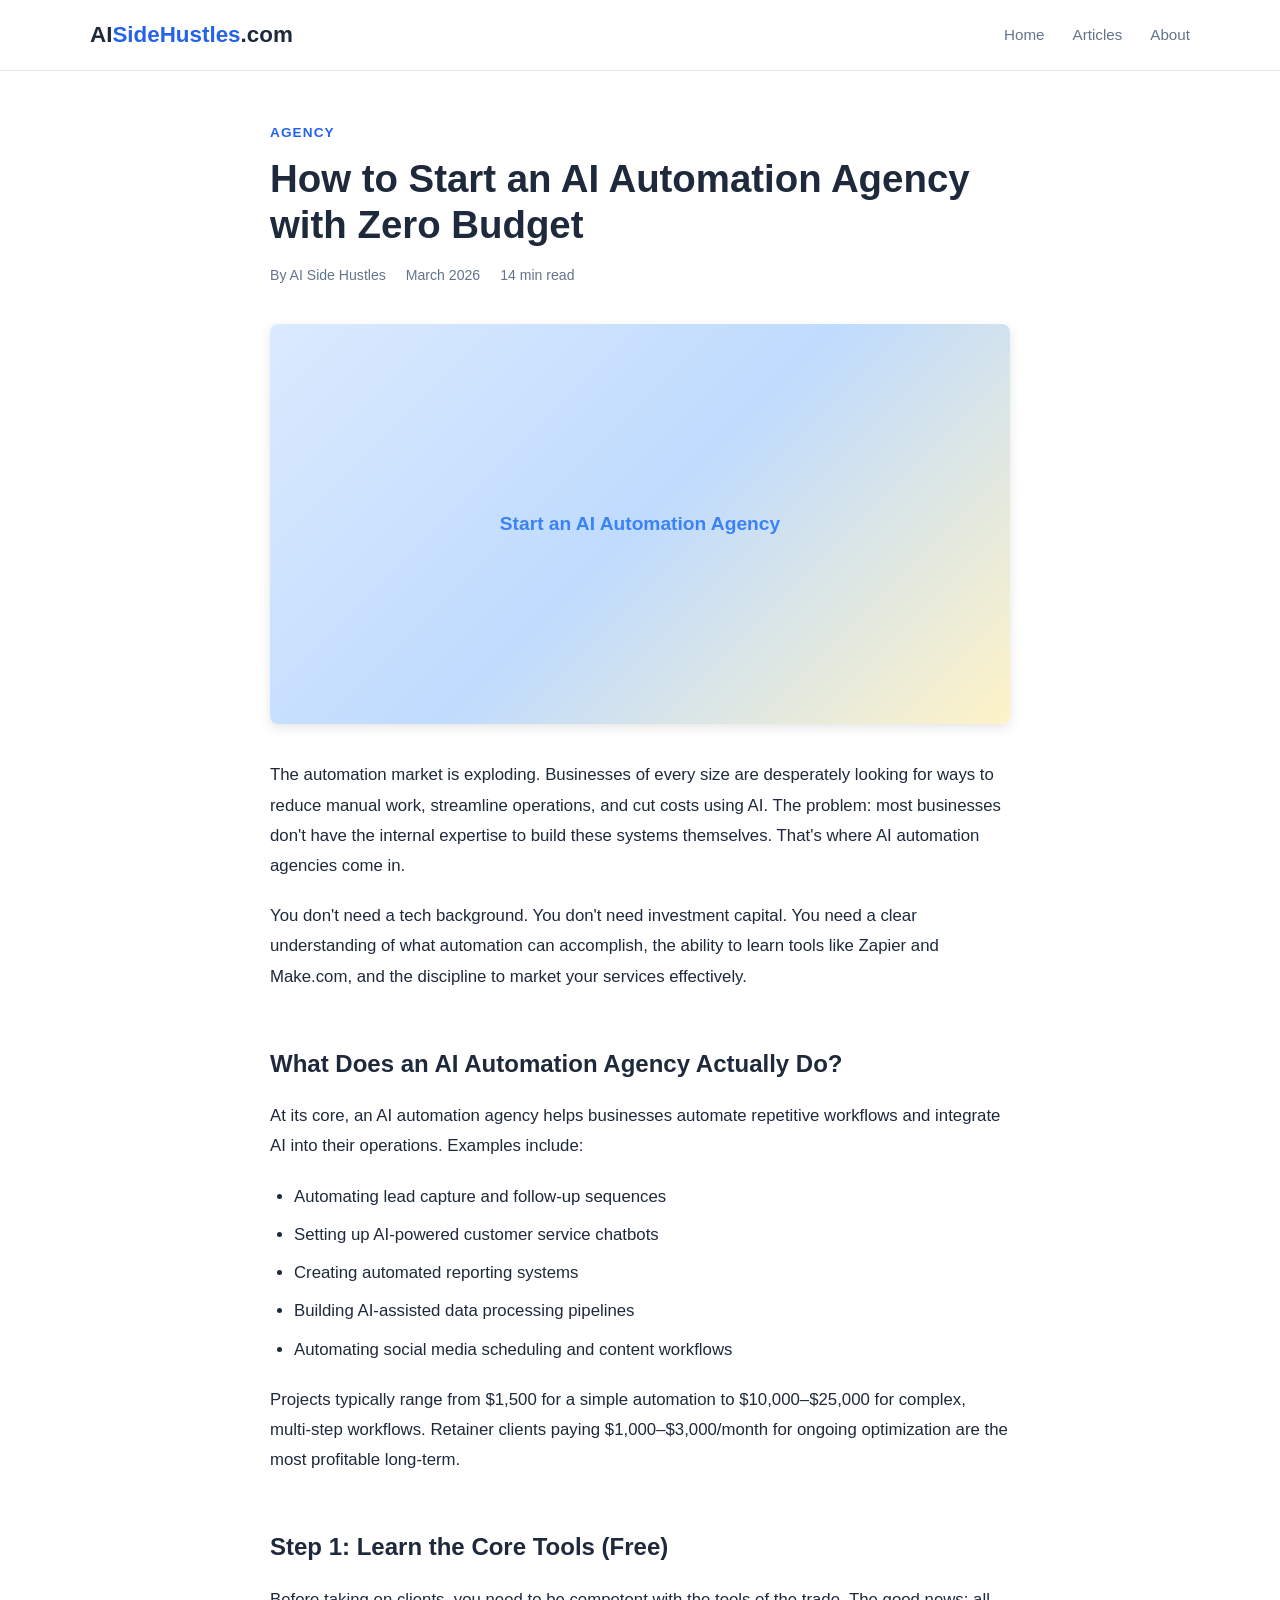
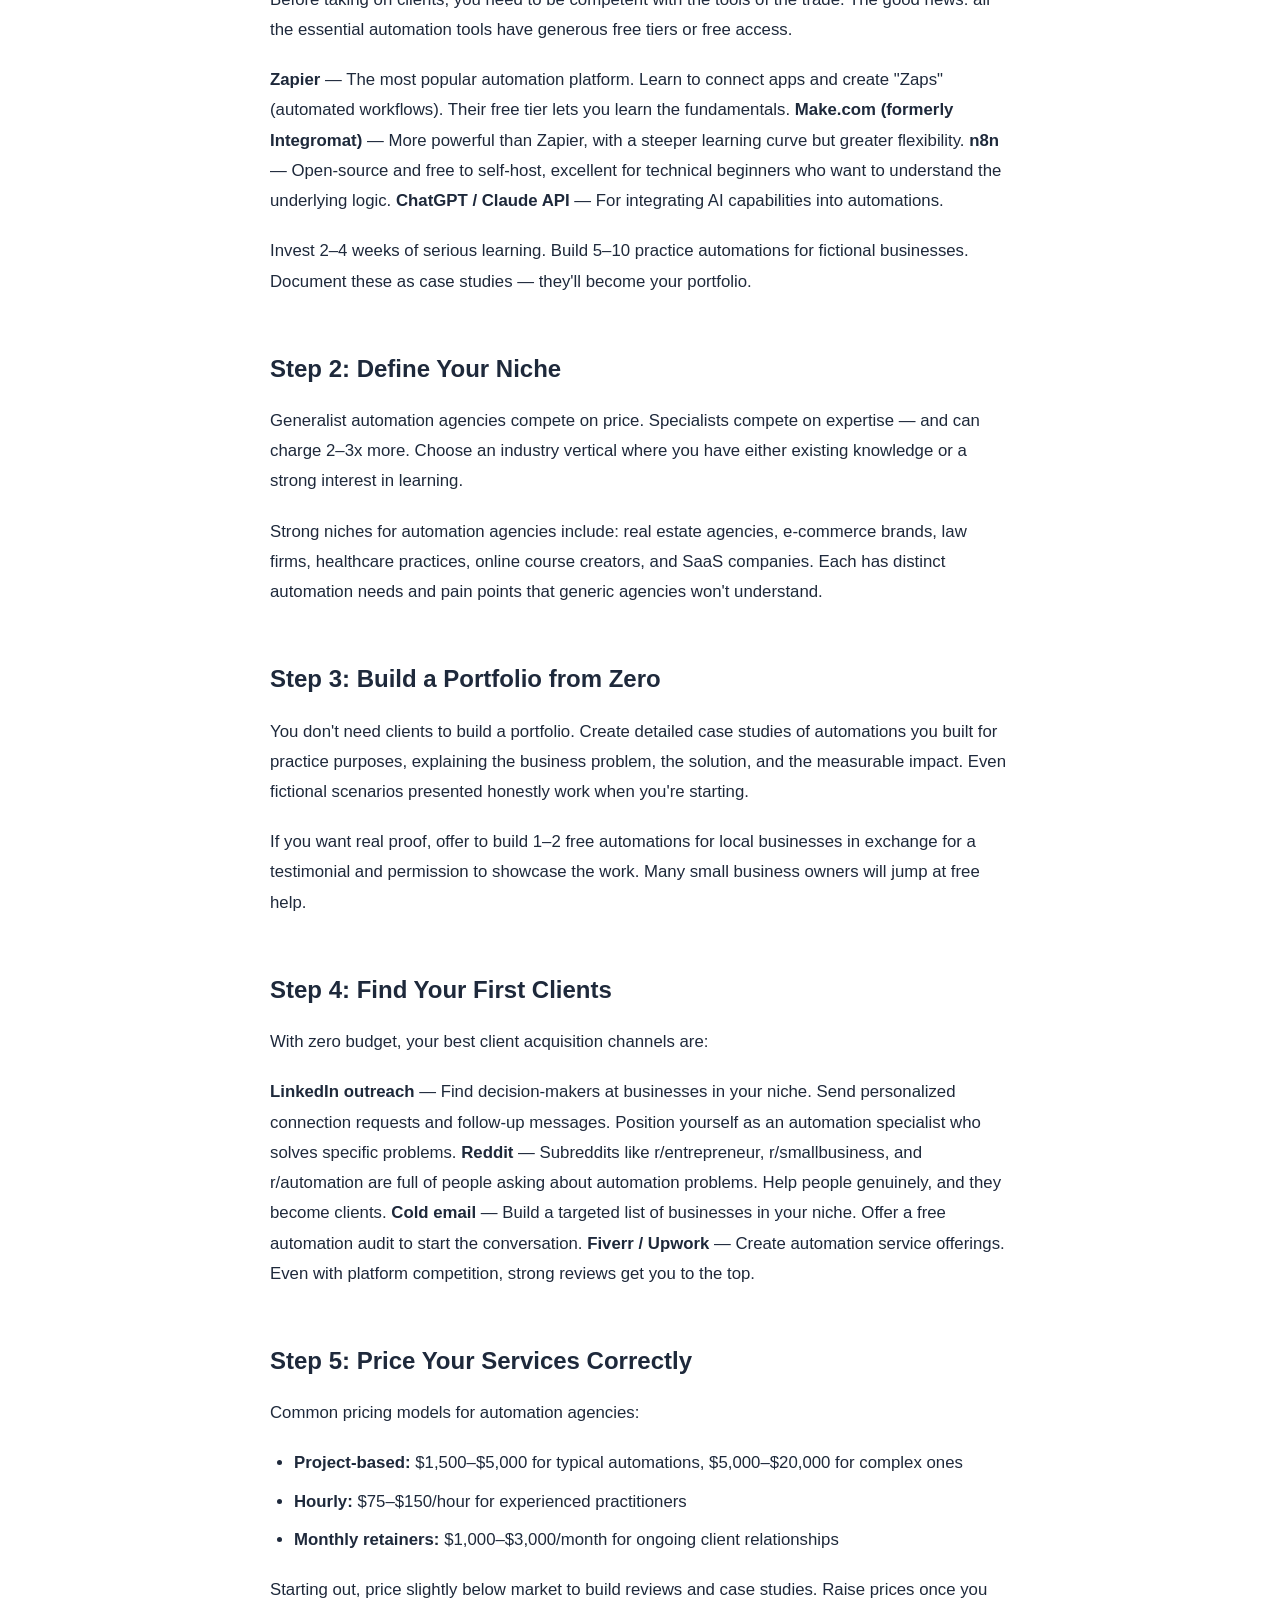
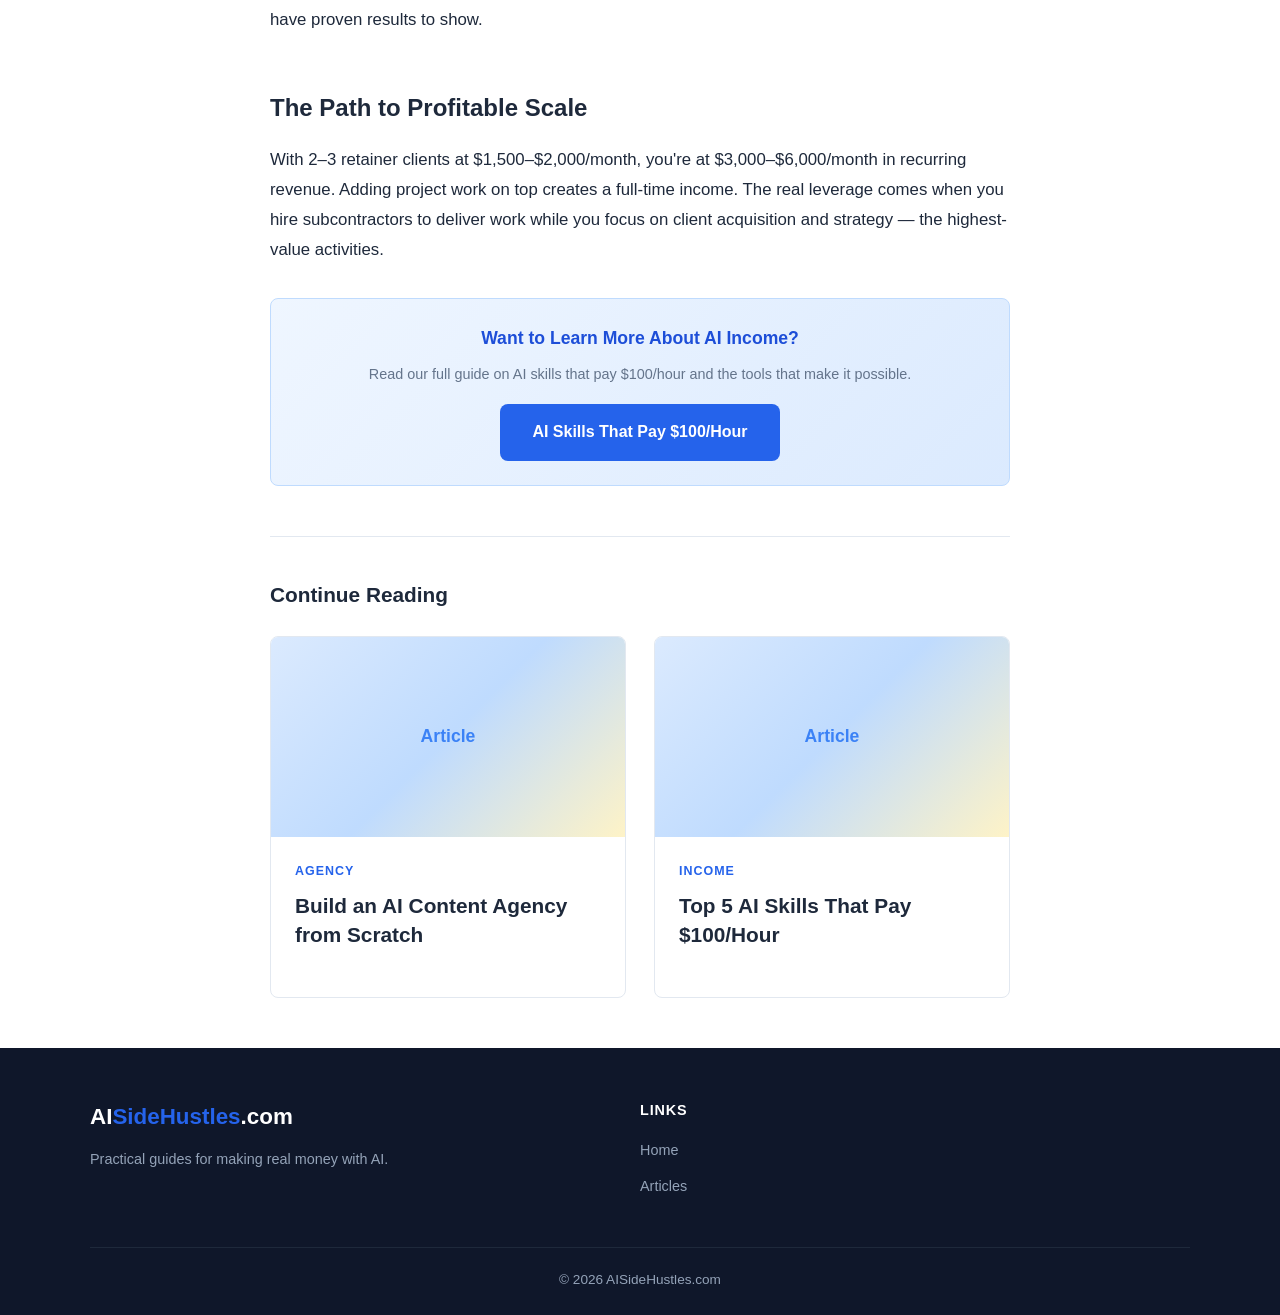
<file: articles/start-ai-automation-agency-zero-budget.html>
<!DOCTYPE html>
<html lang="en">
<head>
  <meta charset="UTF-8">
  <meta name="viewport" content="width=device-width, initial-scale=1.0">
  <title>How to Start an AI Automation Agency with Zero Budget</title>
  <meta name="description" content="Start an AI automation agency from zero dollars. This complete guide covers finding clients, delivering results, and building a profitable automation business.">
  <link rel="stylesheet" href="../css/style.css">
</head>
<body>

<header class="site-header">
  <div class="header-inner">
    <a href="../index.html" class="logo">AI<span>SideHustles</span>.com</a>
    <nav><ul><li><a href="../index.html">Home</a></li><li><a href="../articles.html">Articles</a></li><li><a href="../about.html">About</a></li></ul></nav>
    <button class="mobile-menu-btn" aria-label="Menu">&#9776;</button>
  </div>
</header>

<main class="article-layout">
  <div class="article-header">
    <span class="category">Agency</span>
    <h1>How to Start an AI Automation Agency with Zero Budget</h1>
    <div class="article-meta"><span>By AI Side Hustles</span><span>March 2026</span><span>14 min read</span></div>
  </div>

  <div class="article-featured-image">
    <div class="img-placeholder">Start an AI Automation Agency</div>
  </div>

  <div class="article-body">
    <p>The automation market is exploding. Businesses of every size are desperately looking for ways to reduce manual work, streamline operations, and cut costs using AI. The problem: most businesses don't have the internal expertise to build these systems themselves. That's where AI automation agencies come in.</p>

    <p>You don't need a tech background. You don't need investment capital. You need a clear understanding of what automation can accomplish, the ability to learn tools like Zapier and Make.com, and the discipline to market your services effectively.</p>

    <h2>What Does an AI Automation Agency Actually Do?</h2>
    <p>At its core, an AI automation agency helps businesses automate repetitive workflows and integrate AI into their operations. Examples include:</p>
    <ul>
      <li>Automating lead capture and follow-up sequences</li>
      <li>Setting up AI-powered customer service chatbots</li>
      <li>Creating automated reporting systems</li>
      <li>Building AI-assisted data processing pipelines</li>
      <li>Automating social media scheduling and content workflows</li>
    </ul>
    <p>Projects typically range from $1,500 for a simple automation to $10,000–$25,000 for complex, multi-step workflows. Retainer clients paying $1,000–$3,000/month for ongoing optimization are the most profitable long-term.</p>

    <h2>Step 1: Learn the Core Tools (Free)</h2>
    <p>Before taking on clients, you need to be competent with the tools of the trade. The good news: all the essential automation tools have generous free tiers or free access.</p>
    <p><strong>Zapier</strong> — The most popular automation platform. Learn to connect apps and create "Zaps" (automated workflows). Their free tier lets you learn the fundamentals. <strong>Make.com (formerly Integromat)</strong> — More powerful than Zapier, with a steeper learning curve but greater flexibility. <strong>n8n</strong> — Open-source and free to self-host, excellent for technical beginners who want to understand the underlying logic. <strong>ChatGPT / Claude API</strong> — For integrating AI capabilities into automations.</p>
    <p>Invest 2–4 weeks of serious learning. Build 5–10 practice automations for fictional businesses. Document these as case studies — they'll become your portfolio.</p>

    <h2>Step 2: Define Your Niche</h2>
    <p>Generalist automation agencies compete on price. Specialists compete on expertise — and can charge 2–3x more. Choose an industry vertical where you have either existing knowledge or a strong interest in learning.</p>
    <p>Strong niches for automation agencies include: real estate agencies, e-commerce brands, law firms, healthcare practices, online course creators, and SaaS companies. Each has distinct automation needs and pain points that generic agencies won't understand.</p>

    <h2>Step 3: Build a Portfolio from Zero</h2>
    <p>You don't need clients to build a portfolio. Create detailed case studies of automations you built for practice purposes, explaining the business problem, the solution, and the measurable impact. Even fictional scenarios presented honestly work when you're starting.</p>
    <p>If you want real proof, offer to build 1–2 free automations for local businesses in exchange for a testimonial and permission to showcase the work. Many small business owners will jump at free help.</p>

    <h2>Step 4: Find Your First Clients</h2>
    <p>With zero budget, your best client acquisition channels are:</p>
    <p><strong>LinkedIn outreach</strong> — Find decision-makers at businesses in your niche. Send personalized connection requests and follow-up messages. Position yourself as an automation specialist who solves specific problems. <strong>Reddit</strong> — Subreddits like r/entrepreneur, r/smallbusiness, and r/automation are full of people asking about automation problems. Help people genuinely, and they become clients. <strong>Cold email</strong> — Build a targeted list of businesses in your niche. Offer a free automation audit to start the conversation. <strong>Fiverr / Upwork</strong> — Create automation service offerings. Even with platform competition, strong reviews get you to the top.</p>

    <h2>Step 5: Price Your Services Correctly</h2>
    <p>Common pricing models for automation agencies:</p>
    <ul>
      <li><strong>Project-based:</strong> $1,500–$5,000 for typical automations, $5,000–$20,000 for complex ones</li>
      <li><strong>Hourly:</strong> $75–$150/hour for experienced practitioners</li>
      <li><strong>Monthly retainers:</strong> $1,000–$3,000/month for ongoing client relationships</li>
    </ul>
    <p>Starting out, price slightly below market to build reviews and case studies. Raise prices once you have proven results to show.</p>

    <h2>The Path to Profitable Scale</h2>
    <p>With 2–3 retainer clients at $1,500–$2,000/month, you're at $3,000–$6,000/month in recurring revenue. Adding project work on top creates a full-time income. The real leverage comes when you hire subcontractors to deliver work while you focus on client acquisition and strategy — the highest-value activities.</p>

    <div class="inline-cta">
      <h4>Want to Learn More About AI Income?</h4>
      <p>Read our full guide on AI skills that pay $100/hour and the tools that make it possible.</p>
      <a href="top-5-ai-skills-pay-100-hour-2026.html" class="btn btn-primary">AI Skills That Pay $100/Hour</a>
    </div>
  </div>

  <div class="related-section">
    <h3>Continue Reading</h3>
    <div class="articles-grid" style="grid-template-columns:1fr 1fr">
      <article class="article-card">
        <div class="card-image"><div class="img-placeholder">Article</div></div>
        <div class="card-body">
          <div class="card-category">Agency</div>
          <h3 class="card-title"><a href="build-ai-content-agency-scratch.html">Build an AI Content Agency from Scratch</a></h3>
        </div>
      </article>
      <article class="article-card">
        <div class="card-image"><div class="img-placeholder">Article</div></div>
        <div class="card-body">
          <div class="card-category">Income</div>
          <h3 class="card-title"><a href="top-5-ai-skills-pay-100-hour-2026.html">Top 5 AI Skills That Pay $100/Hour</a></h3>
        </div>
      </article>
    </div>
  </div>
</main>

<footer class="site-footer">
  <div class="container">
    <div class="footer-grid">
      <div class="footer-brand"><a href="../index.html" class="logo">AI<span>SideHustles</span>.com</a><p>Practical guides for making real money with AI.</p></div>
      <div class="footer-col"><h4>Links</h4><ul><li><a href="../index.html">Home</a></li><li><a href="../articles.html">Articles</a></li></ul></div>
    </div>
    <div class="footer-bottom"><p>&copy; 2026 AISideHustles.com</p></div>
  </div>
</footer>
</body>
</html>
</file>
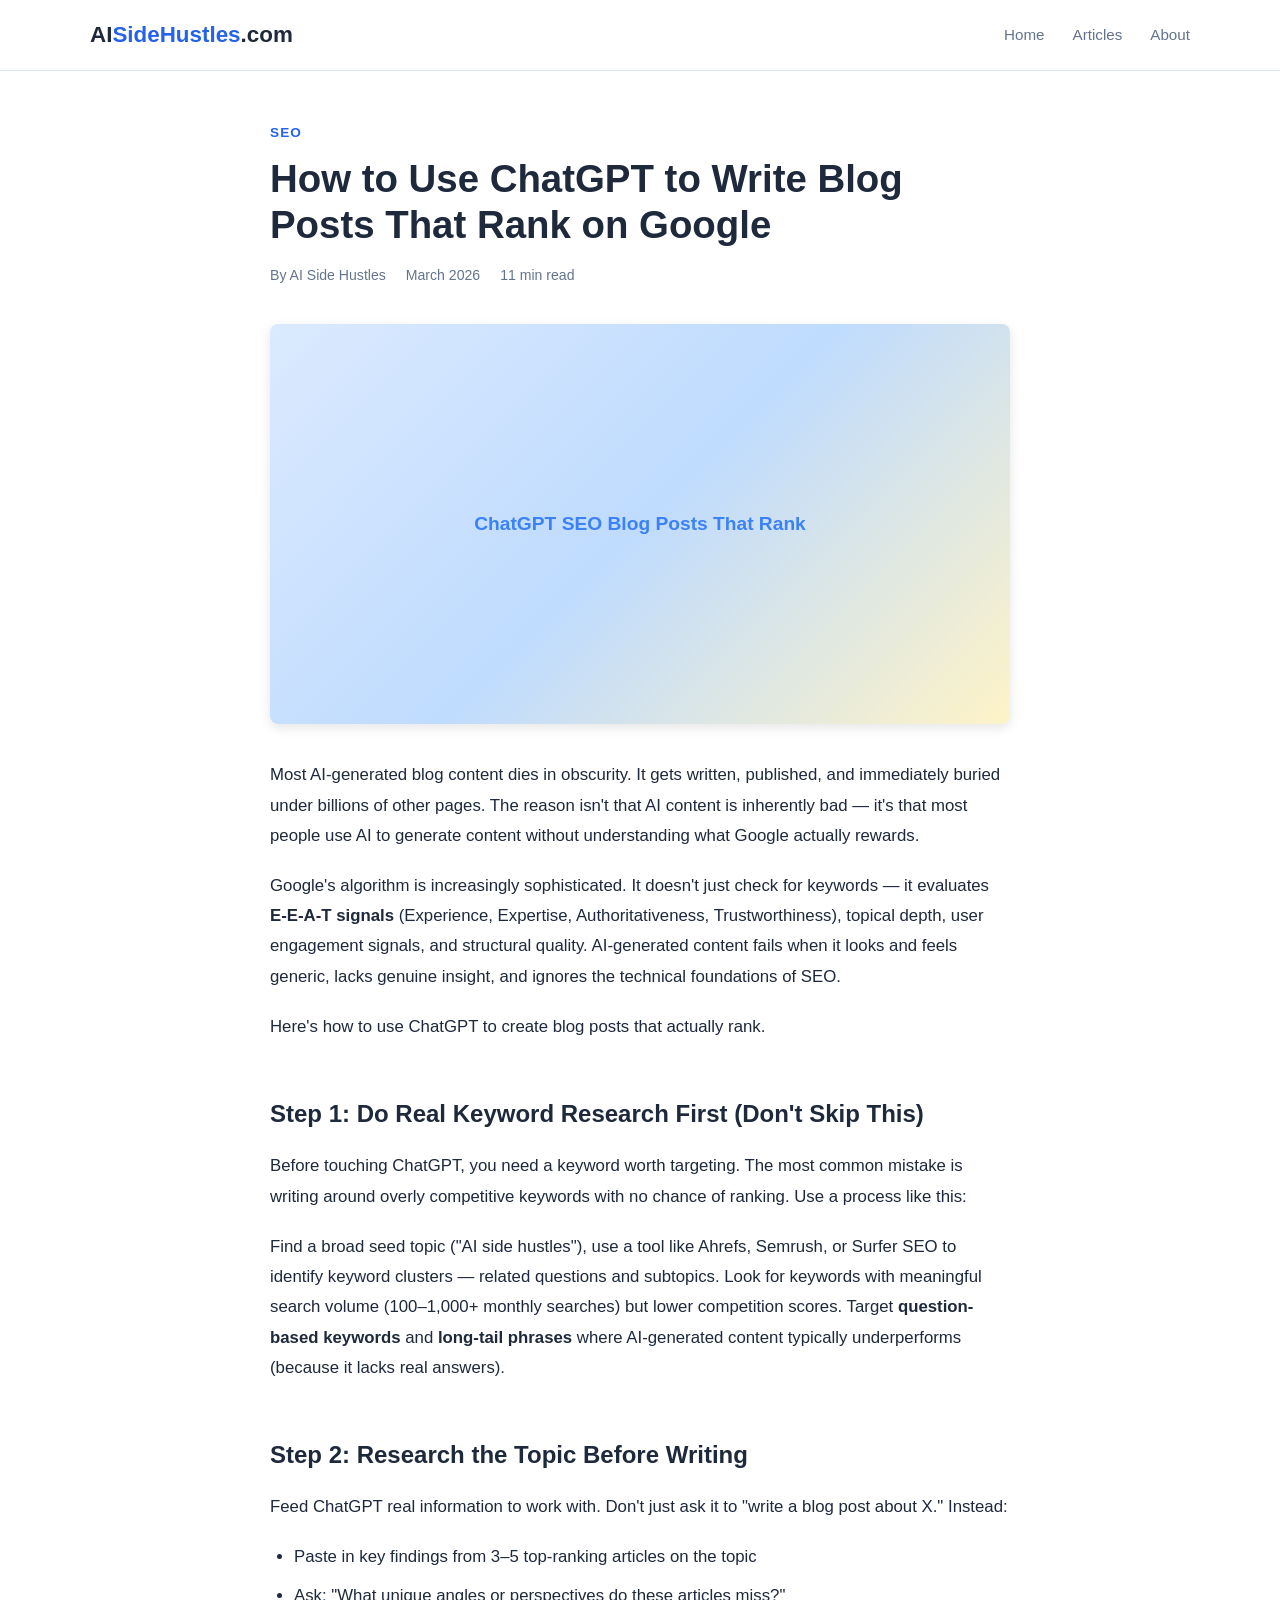
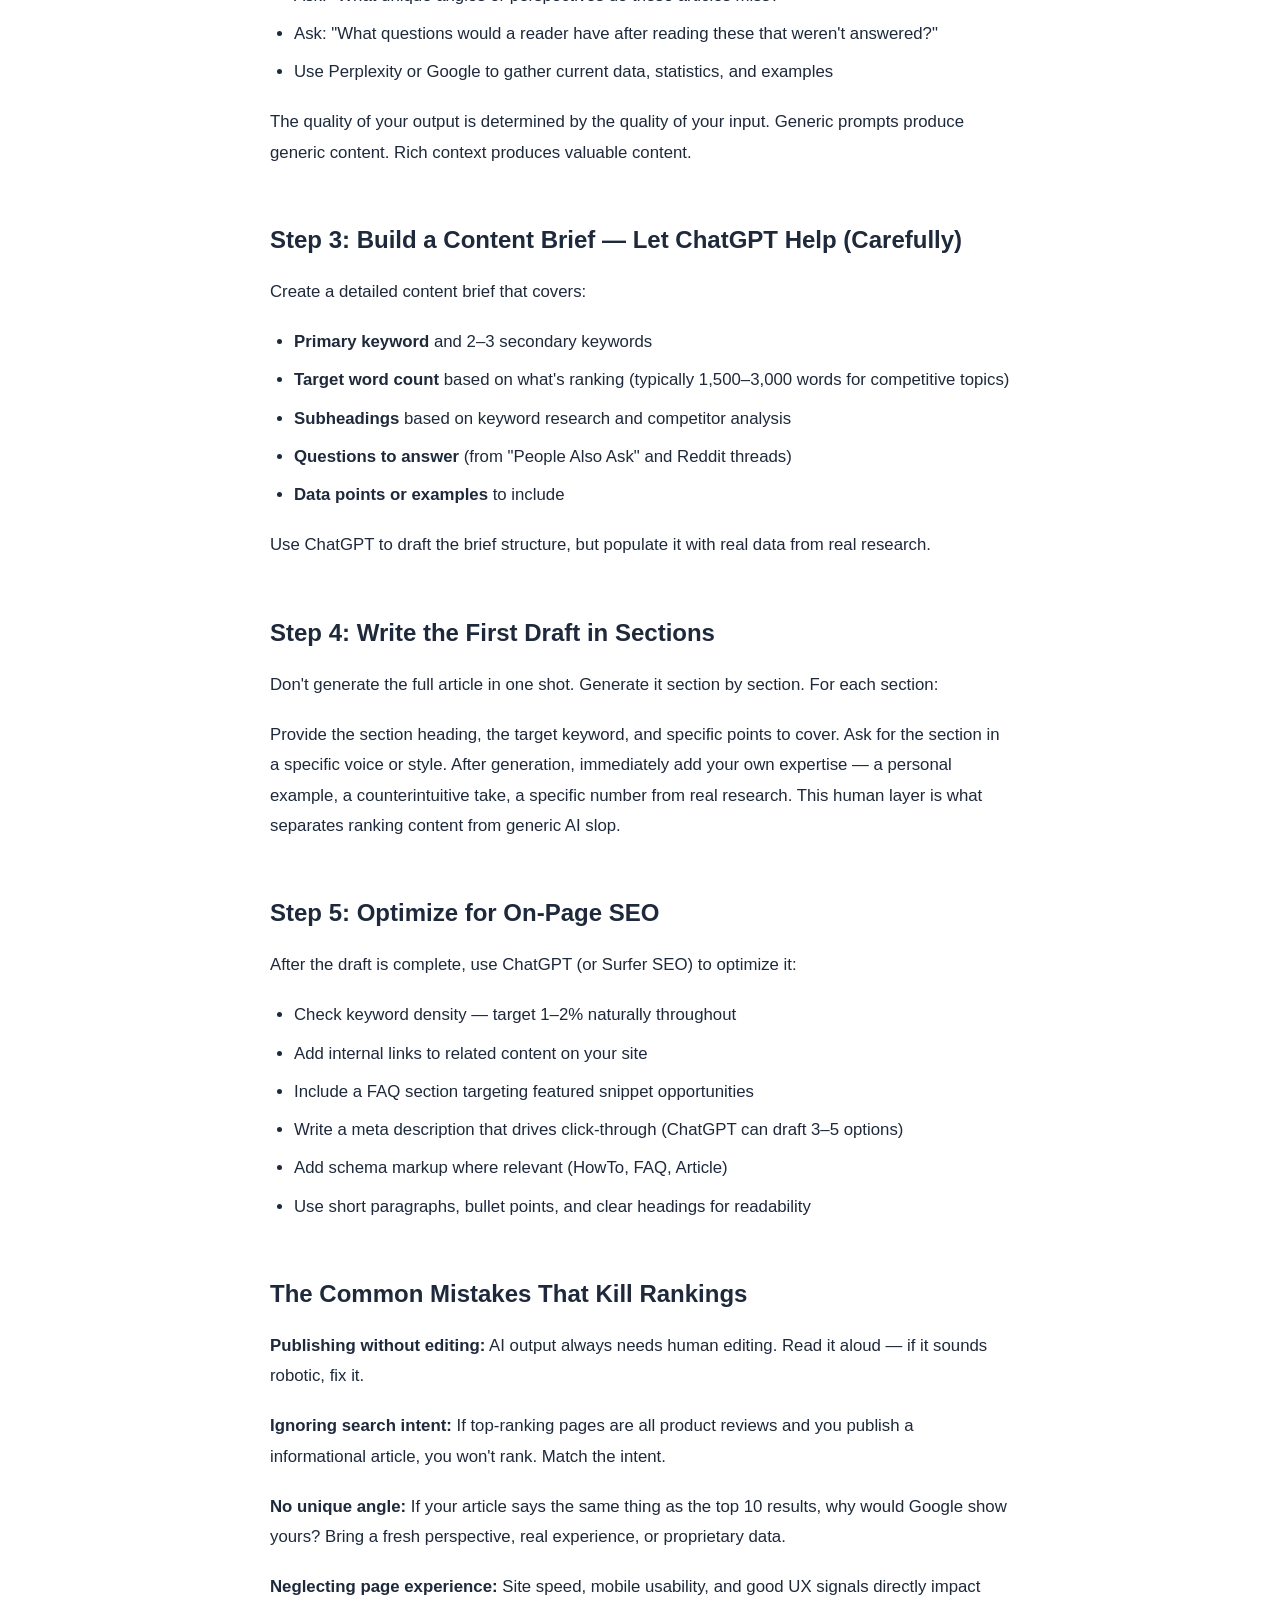
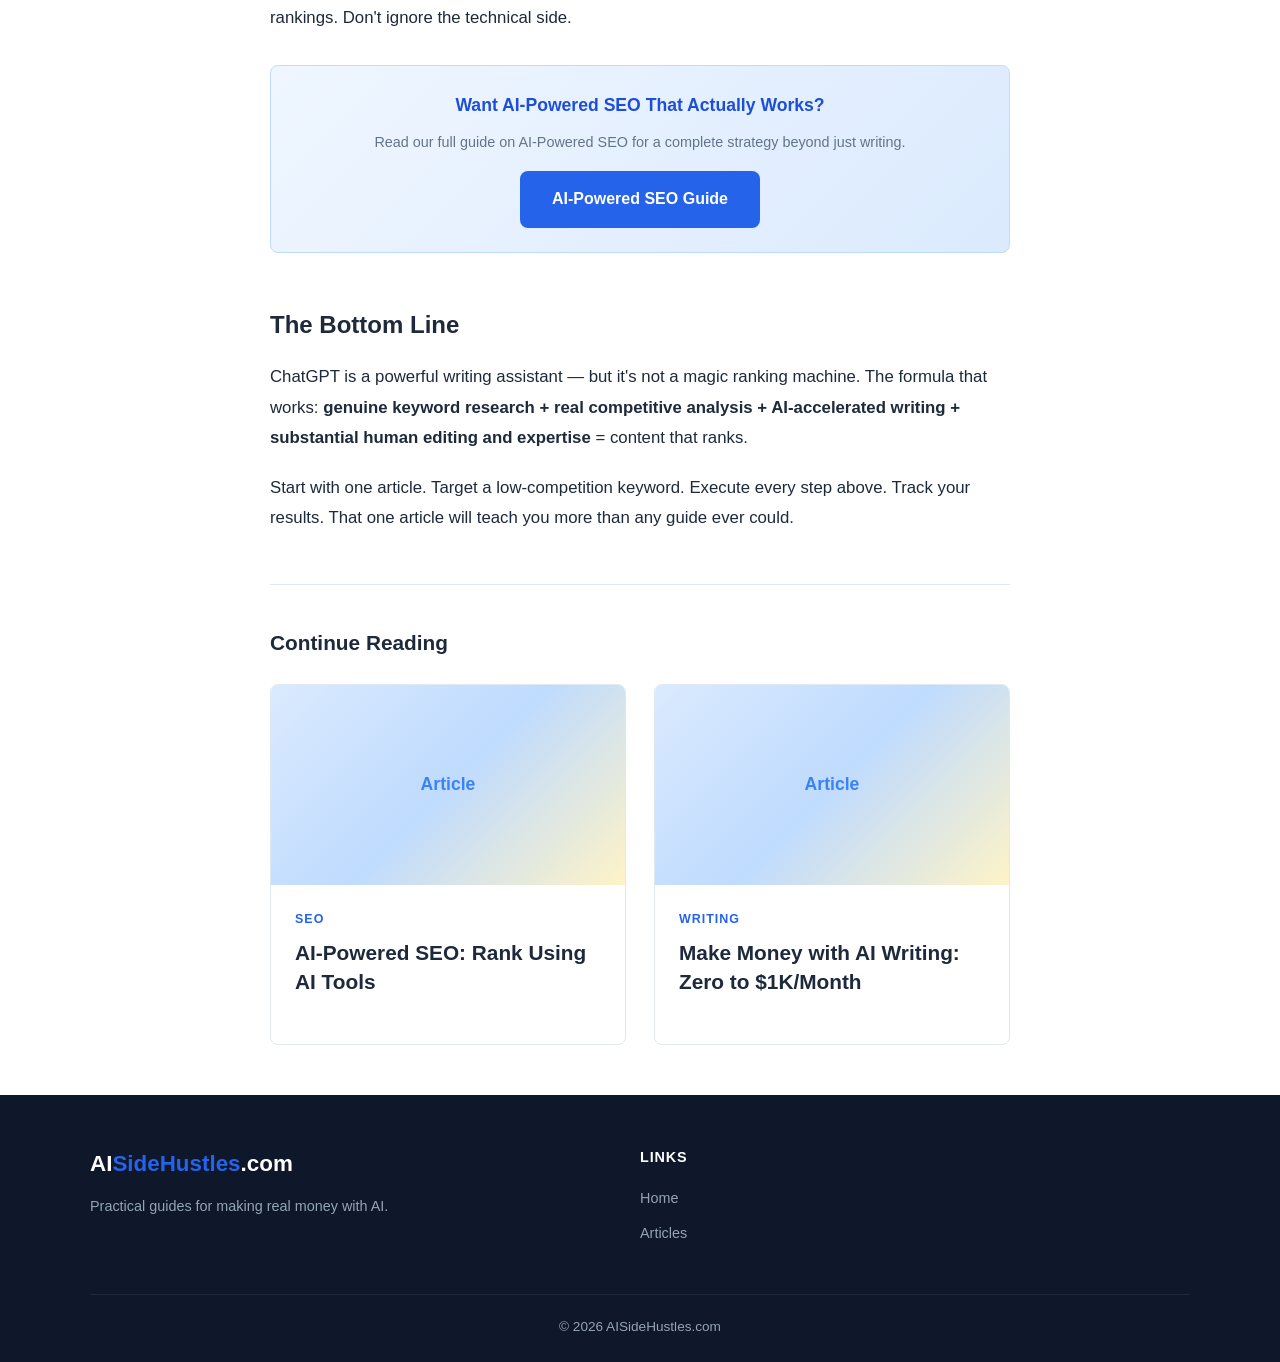
<file: articles/use-chatgpt-write-blog-posts-rank-google.html>
<!DOCTYPE html>
<html lang="en">
<head>
  <meta charset="UTF-8">
  <meta name="viewport" content="width=device-width, initial-scale=1.0">
  <title>How to Use ChatGPT to Write Blog Posts That Rank on Google</title>
  <meta name="description" content="Stop creating content that never ranks. Learn how to use ChatGPT strategically to write SEO-optimized blog posts that actually appear on Google's first page.">
  <link rel="stylesheet" href="../css/style.css">
</head>
<body>

<header class="site-header">
  <div class="header-inner">
    <a href="../index.html" class="logo">AI<span>SideHustles</span>.com</a>
    <nav><ul><li><a href="../index.html">Home</a></li><li><a href="../articles.html">Articles</a></li><li><a href="../about.html">About</a></li></ul></nav>
    <button class="mobile-menu-btn" aria-label="Menu">&#9776;</button>
  </div>
</header>

<main class="article-layout">
  <div class="article-header">
    <span class="category">SEO</span>
    <h1>How to Use ChatGPT to Write Blog Posts That Rank on Google</h1>
    <div class="article-meta"><span>By AI Side Hustles</span><span>March 2026</span><span>11 min read</span></div>
  </div>

  <div class="article-featured-image">
    <div class="img-placeholder">ChatGPT SEO Blog Posts That Rank</div>
  </div>

  <div class="article-body">
    <p>Most AI-generated blog content dies in obscurity. It gets written, published, and immediately buried under billions of other pages. The reason isn't that AI content is inherently bad — it's that most people use AI to generate content without understanding what Google actually rewards.</p>

    <p>Google's algorithm is increasingly sophisticated. It doesn't just check for keywords — it evaluates <strong>E-E-A-T signals</strong> (Experience, Expertise, Authoritativeness, Trustworthiness), topical depth, user engagement signals, and structural quality. AI-generated content fails when it looks and feels generic, lacks genuine insight, and ignores the technical foundations of SEO.</p>

    <p>Here's how to use ChatGPT to create blog posts that actually rank.</p>

    <h2>Step 1: Do Real Keyword Research First (Don't Skip This)</h2>
    <p>Before touching ChatGPT, you need a keyword worth targeting. The most common mistake is writing around overly competitive keywords with no chance of ranking. Use a process like this:</p>
    <p>Find a broad seed topic ("AI side hustles"), use a tool like Ahrefs, Semrush, or Surfer SEO to identify keyword clusters — related questions and subtopics. Look for keywords with meaningful search volume (100–1,000+ monthly searches) but lower competition scores. Target <strong>question-based keywords</strong> and <strong>long-tail phrases</strong> where AI-generated content typically underperforms (because it lacks real answers).</p>

    <h2>Step 2: Research the Topic Before Writing</h2>
    <p>Feed ChatGPT real information to work with. Don't just ask it to "write a blog post about X." Instead:</p>
    <ul>
      <li>Paste in key findings from 3–5 top-ranking articles on the topic</li>
      <li>Ask: "What unique angles or perspectives do these articles miss?"</li>
      <li>Ask: "What questions would a reader have after reading these that weren't answered?"</li>
      <li>Use Perplexity or Google to gather current data, statistics, and examples</li>
    </ul>
    <p>The quality of your output is determined by the quality of your input. Generic prompts produce generic content. Rich context produces valuable content.</p>

    <h2>Step 3: Build a Content Brief — Let ChatGPT Help (Carefully)</h2>
    <p>Create a detailed content brief that covers:</p>
    <ul>
      <li><strong>Primary keyword</strong> and 2–3 secondary keywords</li>
      <li><strong>Target word count</strong> based on what's ranking (typically 1,500–3,000 words for competitive topics)</li>
      <li><strong>Subheadings</strong> based on keyword research and competitor analysis</li>
      <li><strong>Questions to answer</strong> (from "People Also Ask" and Reddit threads)</li>
      <li><strong>Data points or examples</strong> to include</li>
    </ul>
    <p>Use ChatGPT to draft the brief structure, but populate it with real data from real research.</p>

    <h2>Step 4: Write the First Draft in Sections</h2>
    <p>Don't generate the full article in one shot. Generate it section by section. For each section:</p>
    <p>Provide the section heading, the target keyword, and specific points to cover. Ask for the section in a specific voice or style. After generation, immediately add your own expertise — a personal example, a counterintuitive take, a specific number from real research. This human layer is what separates ranking content from generic AI slop.</p>

    <h2>Step 5: Optimize for On-Page SEO</h2>
    <p>After the draft is complete, use ChatGPT (or Surfer SEO) to optimize it:</p>
    <ul>
      <li>Check keyword density — target 1–2% naturally throughout</li>
      <li>Add internal links to related content on your site</li>
      <li>Include a FAQ section targeting featured snippet opportunities</li>
      <li>Write a meta description that drives click-through (ChatGPT can draft 3–5 options)</li>
      <li>Add schema markup where relevant (HowTo, FAQ, Article)</li>
      <li>Use short paragraphs, bullet points, and clear headings for readability</li>
    </ul>

    <h2>The Common Mistakes That Kill Rankings</h2>
    <p><strong>Publishing without editing:</strong> AI output always needs human editing. Read it aloud — if it sounds robotic, fix it.</p>
    <p><strong>Ignoring search intent:</strong> If top-ranking pages are all product reviews and you publish a informational article, you won't rank. Match the intent.</p>
    <p><strong>No unique angle:</strong> If your article says the same thing as the top 10 results, why would Google show yours? Bring a fresh perspective, real experience, or proprietary data.</p>
    <p><strong>Neglecting page experience:</strong> Site speed, mobile usability, and good UX signals directly impact rankings. Don't ignore the technical side.</p>

    <div class="inline-cta">
      <h4>Want AI-Powered SEO That Actually Works?</h4>
      <p>Read our full guide on AI-Powered SEO for a complete strategy beyond just writing.</p>
      <a href="ai-powered-seo-rank-google-ai-tools.html" class="btn btn-primary">AI-Powered SEO Guide</a>
    </div>

    <h2>The Bottom Line</h2>
    <p>ChatGPT is a powerful writing assistant — but it's not a magic ranking machine. The formula that works: <strong>genuine keyword research + real competitive analysis + AI-accelerated writing + substantial human editing and expertise</strong> = content that ranks.</p>
    <p>Start with one article. Target a low-competition keyword. Execute every step above. Track your results. That one article will teach you more than any guide ever could.</p>
  </div>

  <div class="related-section">
    <h3>Continue Reading</h3>
    <div class="articles-grid" style="grid-template-columns:1fr 1fr">
      <article class="article-card">
        <div class="card-image"><div class="img-placeholder">Article</div></div>
        <div class="card-body"><div class="card-category">SEO</div><h3 class="card-title"><a href="ai-powered-seo-rank-google-ai-tools.html">AI-Powered SEO: Rank Using AI Tools</a></h3></div>
      </article>
      <article class="article-card">
        <div class="card-image"><div class="img-placeholder">Article</div></div>
        <div class="card-body"><div class="card-category">Writing</div><h3 class="card-title"><a href="make-money-ai-writing-zero-to-1k-month.html">Make Money with AI Writing: Zero to $1K/Month</a></h3></div>
      </article>
    </div>
  </div>
</main>

<footer class="site-footer">
  <div class="container">
    <div class="footer-grid">
      <div class="footer-brand"><a href="../index.html" class="logo">AI<span>SideHustles</span>.com</a><p>Practical guides for making real money with AI.</p></div>
      <div class="footer-col"><h4>Links</h4><ul><li><a href="../index.html">Home</a></li><li><a href="../articles.html">Articles</a></li></ul></div>
    </div>
    <div class="footer-bottom"><p>&copy; 2026 AISideHustles.com</p></div>
  </div>
</footer>
</body>
</html>
</file>
<file: css/style.css>
/* ============================================
   AI Side Hustles - Clean Modern CSS
   ============================================ */

/* Reset & Base */
*, *::before, *::after {
  box-sizing: border-box;
  margin: 0;
  padding: 0;
}

:root {
  --primary: #2563eb;
  --primary-dark: #1d4ed8;
  --accent: #f59e0b;
  --accent-dark: #d97706;
  --bg: #ffffff;
  --bg-alt: #f8fafc;
  --bg-dark: #0f172a;
  --text: #1e293b;
  --text-muted: #64748b;
  --border: #e2e8f0;
  --radius: 8px;
  --shadow: 0 1px 3px rgba(0,0,0,0.1);
  --shadow-md: 0 4px 12px rgba(0,0,0,0.1);
  --shadow-lg: 0 8px 24px rgba(0,0,0,0.12);
  --max-w: 1140px;
}

html {
  scroll-behavior: smooth;
  font-size: 16px;
}

body {
  font-family: -apple-system, BlinkMacSystemFont, 'Segoe UI', Roboto, sans-serif;
  color: var(--text);
  background: var(--bg);
  line-height: 1.7;
  -webkit-font-smoothing: antialiased;
}

img { max-width: 100%; height: auto; display: block; }
a { color: var(--primary); text-decoration: none; }
a:hover { color: var(--primary-dark); }

/* Layout */
.container {
  max-width: var(--max-w);
  margin: 0 auto;
  padding: 0 20px;
}

.section { padding: 60px 0; }
.section-alt { background: var(--bg-alt); }

/* Header */
.site-header {
  background: var(--bg);
  border-bottom: 1px solid var(--border);
  position: sticky;
  top: 0;
  z-index: 100;
}

.header-inner {
  display: flex;
  align-items: center;
  justify-content: space-between;
  padding: 16px 20px;
  max-width: var(--max-w);
  margin: 0 auto;
}

.logo {
  font-size: 1.4rem;
  font-weight: 800;
  color: var(--text);
}

.logo span { color: var(--primary); }

nav ul {
  display: flex;
  list-style: none;
  gap: 28px;
}

nav a {
  color: var(--text-muted);
  font-weight: 500;
  font-size: 0.95rem;
  transition: color 0.2s;
}

nav a:hover, nav a.active { color: var(--primary); }

/* Mobile Nav */
.mobile-menu-btn {
  display: none;
  background: none;
  border: none;
  font-size: 1.5rem;
  cursor: pointer;
  color: var(--text);
}

/* Hero */
.hero {
  background: linear-gradient(135deg, #eff6ff 0%, #ffffff 60%, #fffbeb 100%);
  padding: 80px 0 70px;
  text-align: center;
}

.hero h1 {
  font-size: clamp(2rem, 5vw, 3.2rem);
  font-weight: 900;
  color: var(--text);
  margin-bottom: 18px;
  line-height: 1.15;
}

.hero h1 em {
  font-style: normal;
  color: var(--primary);
}

.hero p {
  font-size: 1.15rem;
  color: var(--text-muted);
  max-width: 620px;
  margin: 0 auto 32px;
  line-height: 1.7;
}

.hero-badges {
  display: flex;
  gap: 12px;
  justify-content: center;
  flex-wrap: wrap;
  margin-bottom: 36px;
}

.badge {
  background: #dbeafe;
  color: #1e40af;
  padding: 6px 16px;
  border-radius: 20px;
  font-size: 0.85rem;
  font-weight: 600;
}

.badge.accent {
  background: #fef3c7;
  color: #92400e;
}

.btn {
  display: inline-block;
  padding: 14px 32px;
  border-radius: var(--radius);
  font-weight: 700;
  font-size: 1rem;
  transition: all 0.2s;
  cursor: pointer;
  border: none;
}

.btn-primary {
  background: var(--primary);
  color: #fff;
}

.btn-primary:hover {
  background: var(--primary-dark);
  transform: translateY(-1px);
  box-shadow: var(--shadow-md);
  color: #fff;
}

.btn-outline {
  background: transparent;
  color: var(--primary);
  border: 2px solid var(--primary);
}

.btn-outline:hover {
  background: var(--primary);
  color: #fff;
}

/* Featured Image */
.hero-image {
  max-width: 900px;
  margin: 40px auto 0;
  border-radius: 12px;
  overflow: hidden;
  box-shadow: var(--shadow-lg);
}

.hero-image img {
  width: 100%;
  height: 380px;
  object-fit: cover;
  background: linear-gradient(135deg, #dbeafe, #bfdbfe);
  display: flex;
  align-items: center;
  justify-content: center;
}

.img-placeholder {
  background: linear-gradient(135deg, #dbeafe 0%, #bfdbfe 50%, #fef3c7 100%);
  display: flex;
  align-items: center;
  justify-content: center;
  color: #3b82f6;
  font-weight: 700;
  font-size: 1.1rem;
}

/* Stats Bar */
.stats-bar {
  background: var(--bg-dark);
  color: #fff;
  padding: 32px 0;
}

.stats-grid {
  display: grid;
  grid-template-columns: repeat(4, 1fr);
  gap: 20px;
  max-width: var(--max-w);
  margin: 0 auto;
  padding: 0 20px;
  text-align: center;
}

.stat-item h3 {
  font-size: 2rem;
  font-weight: 900;
  color: var(--accent);
}

.stat-item p {
  color: #94a3b8;
  font-size: 0.9rem;
  margin-top: 4px;
}

/* Article Cards */
.section-header {
  text-align: center;
  margin-bottom: 40px;
}

.section-header h2 {
  font-size: 2rem;
  font-weight: 800;
  color: var(--text);
  margin-bottom: 10px;
}

.section-header p {
  color: var(--text-muted);
  font-size: 1.05rem;
}

.articles-grid {
  display: grid;
  grid-template-columns: repeat(auto-fill, minmax(320px, 1fr));
  gap: 28px;
}

.article-card {
  background: var(--bg);
  border: 1px solid var(--border);
  border-radius: var(--radius);
  overflow: hidden;
  transition: box-shadow 0.25s, transform 0.25s;
}

.article-card:hover {
  box-shadow: var(--shadow-md);
  transform: translateY(-3px);
}

.card-image {
  height: 200px;
  overflow: hidden;
}

.card-image img, .card-image .img-placeholder {
  height: 200px;
  width: 100%;
}

.card-body {
  padding: 24px;
}

.card-category {
  font-size: 0.78rem;
  font-weight: 700;
  text-transform: uppercase;
  letter-spacing: 0.08em;
  color: var(--primary);
  margin-bottom: 8px;
}

.card-category.secondary { color: var(--accent-dark); }

.card-title {
  font-size: 1.15rem;
  font-weight: 700;
  line-height: 1.4;
  margin-bottom: 10px;
}

.card-title a { color: var(--text); }
.card-title a:hover { color: var(--primary); }

.card-excerpt {
  color: var(--text-muted);
  font-size: 0.9rem;
  line-height: 1.6;
  margin-bottom: 16px;
}

.card-meta {
  display: flex;
  align-items: center;
  justify-content: space-between;
  font-size: 0.82rem;
  color: var(--text-muted);
}

.read-time {
  background: var(--bg-alt);
  padding: 4px 10px;
  border-radius: 20px;
}

/* Categories */
.categories-bar {
  display: flex;
  gap: 10px;
  justify-content: center;
  flex-wrap: wrap;
  margin-bottom: 36px;
}

.cat-btn {
  padding: 8px 20px;
  border-radius: 20px;
  border: 1px solid var(--border);
  background: var(--bg);
  color: var(--text-muted);
  font-size: 0.88rem;
  font-weight: 600;
  cursor: pointer;
  transition: all 0.2s;
}

.cat-btn:hover, .cat-btn.active {
  background: var(--primary);
  color: #fff;
  border-color: var(--primary);
}

/* CTA Section */
.cta-section {
  background: linear-gradient(135deg, var(--primary) 0%, #1d4ed8 100%);
  color: #fff;
  text-align: center;
  padding: 70px 20px;
  border-radius: 12px;
}

.cta-section h2 {
  font-size: 2rem;
  font-weight: 800;
  margin-bottom: 14px;
}

.cta-section p {
  color: #bfdbfe;
  margin-bottom: 30px;
  font-size: 1.05rem;
  max-width: 500px;
  margin-left: auto;
  margin-right: auto;
}

.email-form {
  display: flex;
  gap: 10px;
  max-width: 460px;
  margin: 0 auto;
  flex-wrap: wrap;
  justify-content: center;
}

.email-form input {
  flex: 1;
  min-width: 240px;
  padding: 13px 18px;
  border-radius: var(--radius);
  border: none;
  font-size: 1rem;
  outline: none;
}

.email-form .btn {
  background: var(--accent);
  color: #fff;
  white-space: nowrap;
}

.email-form .btn:hover {
  background: var(--accent-dark);
  transform: translateY(-1px);
}

/* Article List Page */
.page-hero {
  background: linear-gradient(135deg, #eff6ff, #ffffff);
  padding: 50px 0 40px;
  text-align: center;
  border-bottom: 1px solid var(--border);
}

.page-hero h1 {
  font-size: 2.4rem;
  font-weight: 900;
  margin-bottom: 12px;
}

.page-hero p {
  color: var(--text-muted);
  font-size: 1.05rem;
}

/* Single Article */
.article-layout {
  max-width: 780px;
  margin: 0 auto;
  padding: 50px 20px;
}

.article-header {
  margin-bottom: 36px;
}

.article-header .category {
  color: var(--primary);
  font-weight: 700;
  font-size: 0.85rem;
  text-transform: uppercase;
  letter-spacing: 0.08em;
  margin-bottom: 12px;
  display: block;
}

.article-header h1 {
  font-size: clamp(1.7rem, 4vw, 2.4rem);
  font-weight: 900;
  line-height: 1.2;
  margin-bottom: 16px;
}

.article-meta {
  display: flex;
  gap: 20px;
  color: var(--text-muted);
  font-size: 0.88rem;
}

.article-featured-image {
  border-radius: var(--radius);
  overflow: hidden;
  margin-bottom: 36px;
  box-shadow: var(--shadow-md);
}

.article-featured-image .img-placeholder {
  height: 400px;
  font-size: 1.2rem;
}

/* Article Body */
.article-body {
  font-size: 1.05rem;
  line-height: 1.8;
  color: var(--text);
}

.article-body h2 {
  font-size: 1.5rem;
  font-weight: 800;
  margin: 40px 0 16px;
  color: var(--text);
  padding-top: 10px;
}

.article-body h3 {
  font-size: 1.2rem;
  font-weight: 700;
  margin: 28px 0 12px;
}

.article-body p {
  margin-bottom: 20px;
}

.article-body ul, .article-body ol {
  margin: 0 0 20px 24px;
}

.article-body li {
  margin-bottom: 8px;
}

.article-body strong { color: var(--text); font-weight: 700; }

.article-body blockquote {
  border-left: 4px solid var(--primary);
  padding: 16px 20px;
  background: #eff6ff;
  border-radius: 0 var(--radius) var(--radius) 0;
  margin: 24px 0;
  font-style: italic;
  color: var(--text-muted);
}

/* Inline CTA */
.inline-cta {
  background: linear-gradient(135deg, #eff6ff, #dbeafe);
  border: 1px solid #bfdbfe;
  border-radius: var(--radius);
  padding: 24px 28px;
  margin: 32px 0;
  text-align: center;
}

.inline-cta h4 {
  font-size: 1.1rem;
  font-weight: 700;
  margin-bottom: 8px;
  color: var(--primary-dark);
}

.inline-cta p {
  color: var(--text-muted);
  font-size: 0.9rem;
  margin-bottom: 16px;
}

/* Related Articles */
.related-section {
  border-top: 1px solid var(--border);
  padding-top: 40px;
  margin-top: 50px;
}

.related-section h3 {
  font-size: 1.3rem;
  font-weight: 800;
  margin-bottom: 24px;
}

/* About Page */
.about-grid {
  display: grid;
  grid-template-columns: 1fr 1fr;
  gap: 50px;
  align-items: center;
  max-width: 960px;
  margin: 0 auto;
}

.about-text h2 {
  font-size: 1.8rem;
  font-weight: 800;
  margin-bottom: 16px;
}

.about-text p {
  color: var(--text-muted);
  margin-bottom: 16px;
}

.about-image .img-placeholder {
  height: 380px;
  border-radius: var(--radius);
}

.value-props {
  display: grid;
  grid-template-columns: repeat(3, 1fr);
  gap: 24px;
  margin-top: 40px;
}

.value-card {
  text-align: center;
  padding: 24px;
  border: 1px solid var(--border);
  border-radius: var(--radius);
}

.value-card .icon {
  font-size: 2rem;
  margin-bottom: 12px;
}

.value-card h4 {
  font-size: 1rem;
  font-weight: 700;
  margin-bottom: 8px;
}

.value-card p {
  color: var(--text-muted);
  font-size: 0.88rem;
}

/* Footer */
.site-footer {
  background: var(--bg-dark);
  color: #94a3b8;
  padding: 50px 0 24px;
}

.footer-grid {
  display: grid;
  grid-template-columns: 2fr 1fr 1fr;
  gap: 40px;
  margin-bottom: 40px;
}

.footer-brand .logo { color: #fff; margin-bottom: 12px; display: block; }
.footer-brand p { font-size: 0.9rem; line-height: 1.6; }

.footer-col h4 {
  color: #fff;
  font-size: 0.9rem;
  font-weight: 700;
  text-transform: uppercase;
  letter-spacing: 0.06em;
  margin-bottom: 14px;
}

.footer-col ul { list-style: none; }
.footer-col ul li { margin-bottom: 8px; }
.footer-col a { color: #94a3b8; font-size: 0.9rem; }
.footer-col a:hover { color: #fff; }

.footer-bottom {
  border-top: 1px solid #1e293b;
  padding-top: 20px;
  text-align: center;
  font-size: 0.85rem;
}

/* Scroll Top */
.scroll-top {
  position: fixed;
  bottom: 24px;
  right: 24px;
  width: 44px;
  height: 44px;
  background: var(--primary);
  color: #fff;
  border: none;
  border-radius: 50%;
  font-size: 1.2rem;
  cursor: pointer;
  display: flex;
  align-items: center;
  justify-content: center;
  box-shadow: var(--shadow-md);
  transition: background 0.2s;
  text-decoration: none;
}

.scroll-top:hover { background: var(--primary-dark); color: #fff; }

/* Responsive */
@media (max-width: 768px) {
  nav ul { display: none; }
  .mobile-menu-btn { display: block; }
  
  .hero { padding: 50px 0 40px; }
  .stats-grid { grid-template-columns: repeat(2, 1fr); }
  
  .about-grid { grid-template-columns: 1fr; }
  .value-props { grid-template-columns: 1fr; }
  
  .footer-grid { grid-template-columns: 1fr; gap: 28px; }
  
  .article-meta { flex-wrap: wrap; gap: 10px; }
  .article-featured-image .img-placeholder { height: 240px; }
}

@media (max-width: 480px) {
  .articles-grid { grid-template-columns: 1fr; }
  .hero-badges { gap: 8px; }
  .email-form { flex-direction: column; }
  .email-form input { min-width: 100%; }
}
</file>
